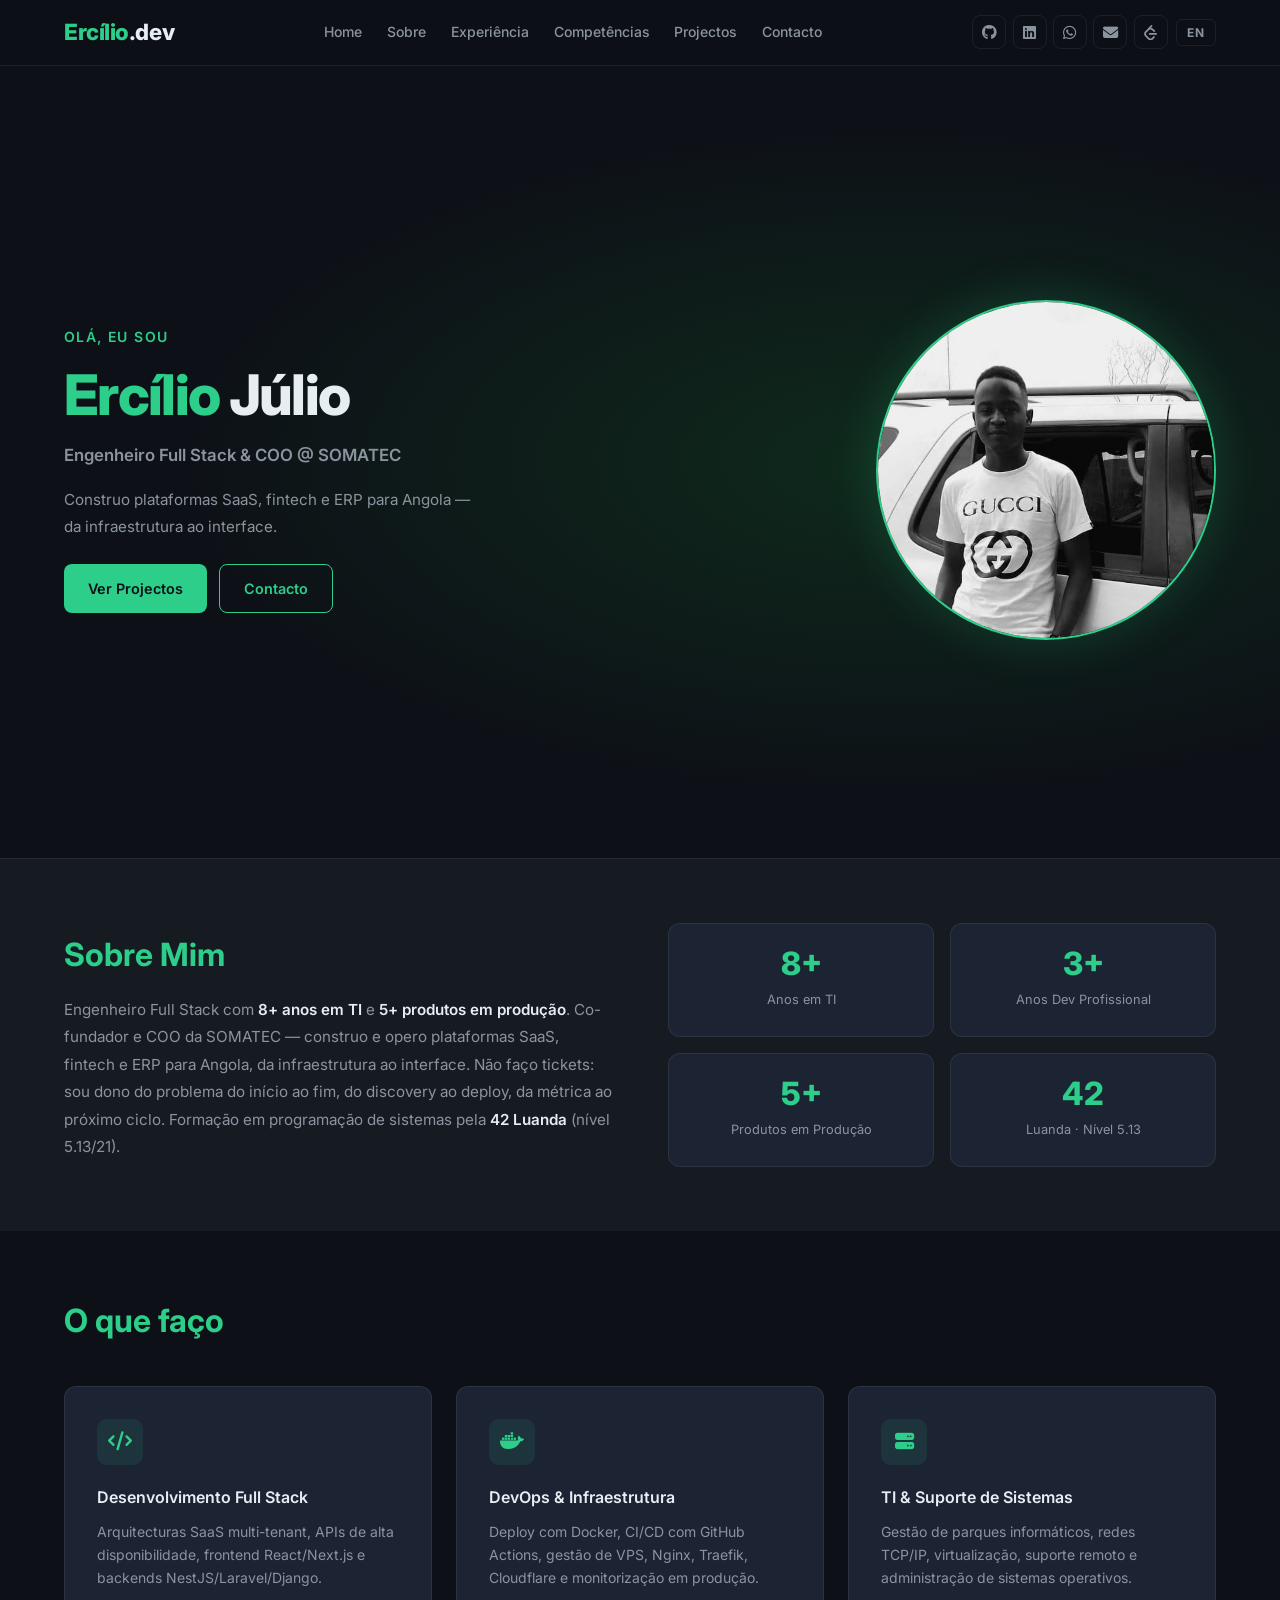
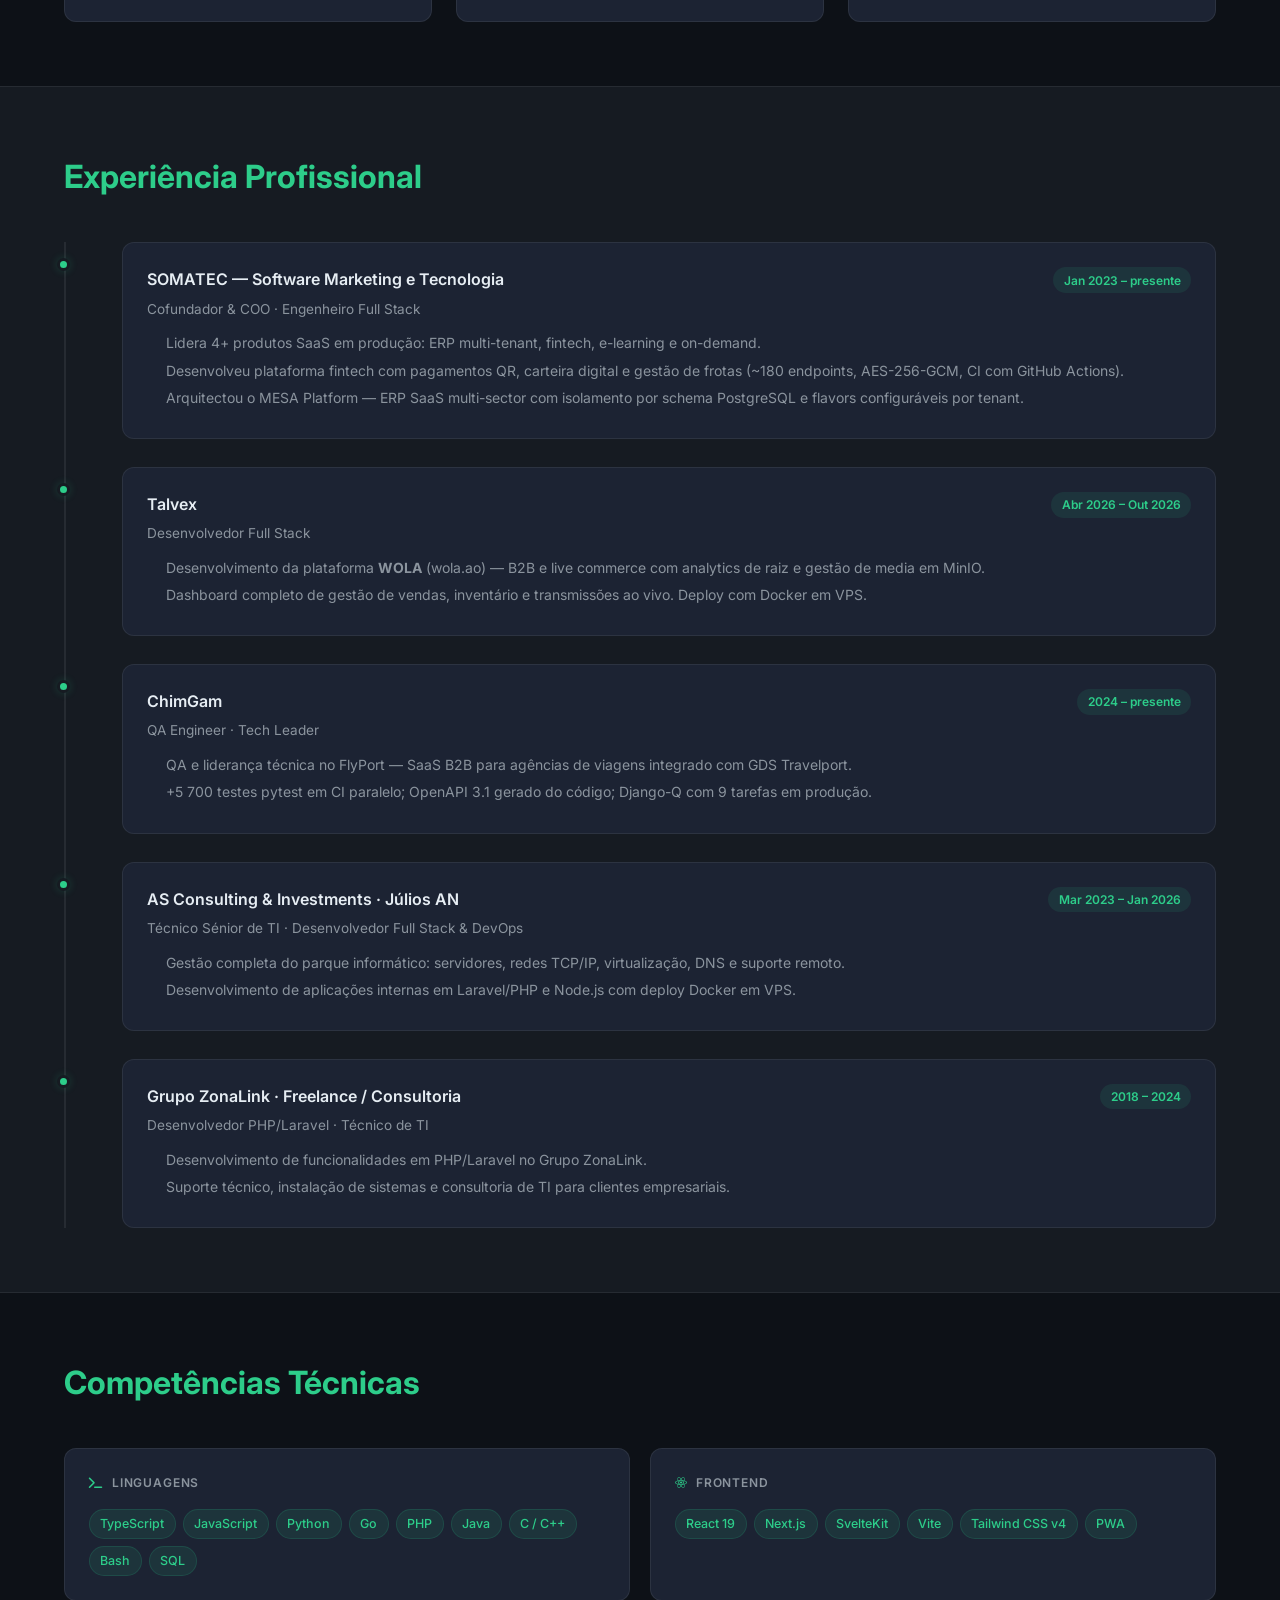
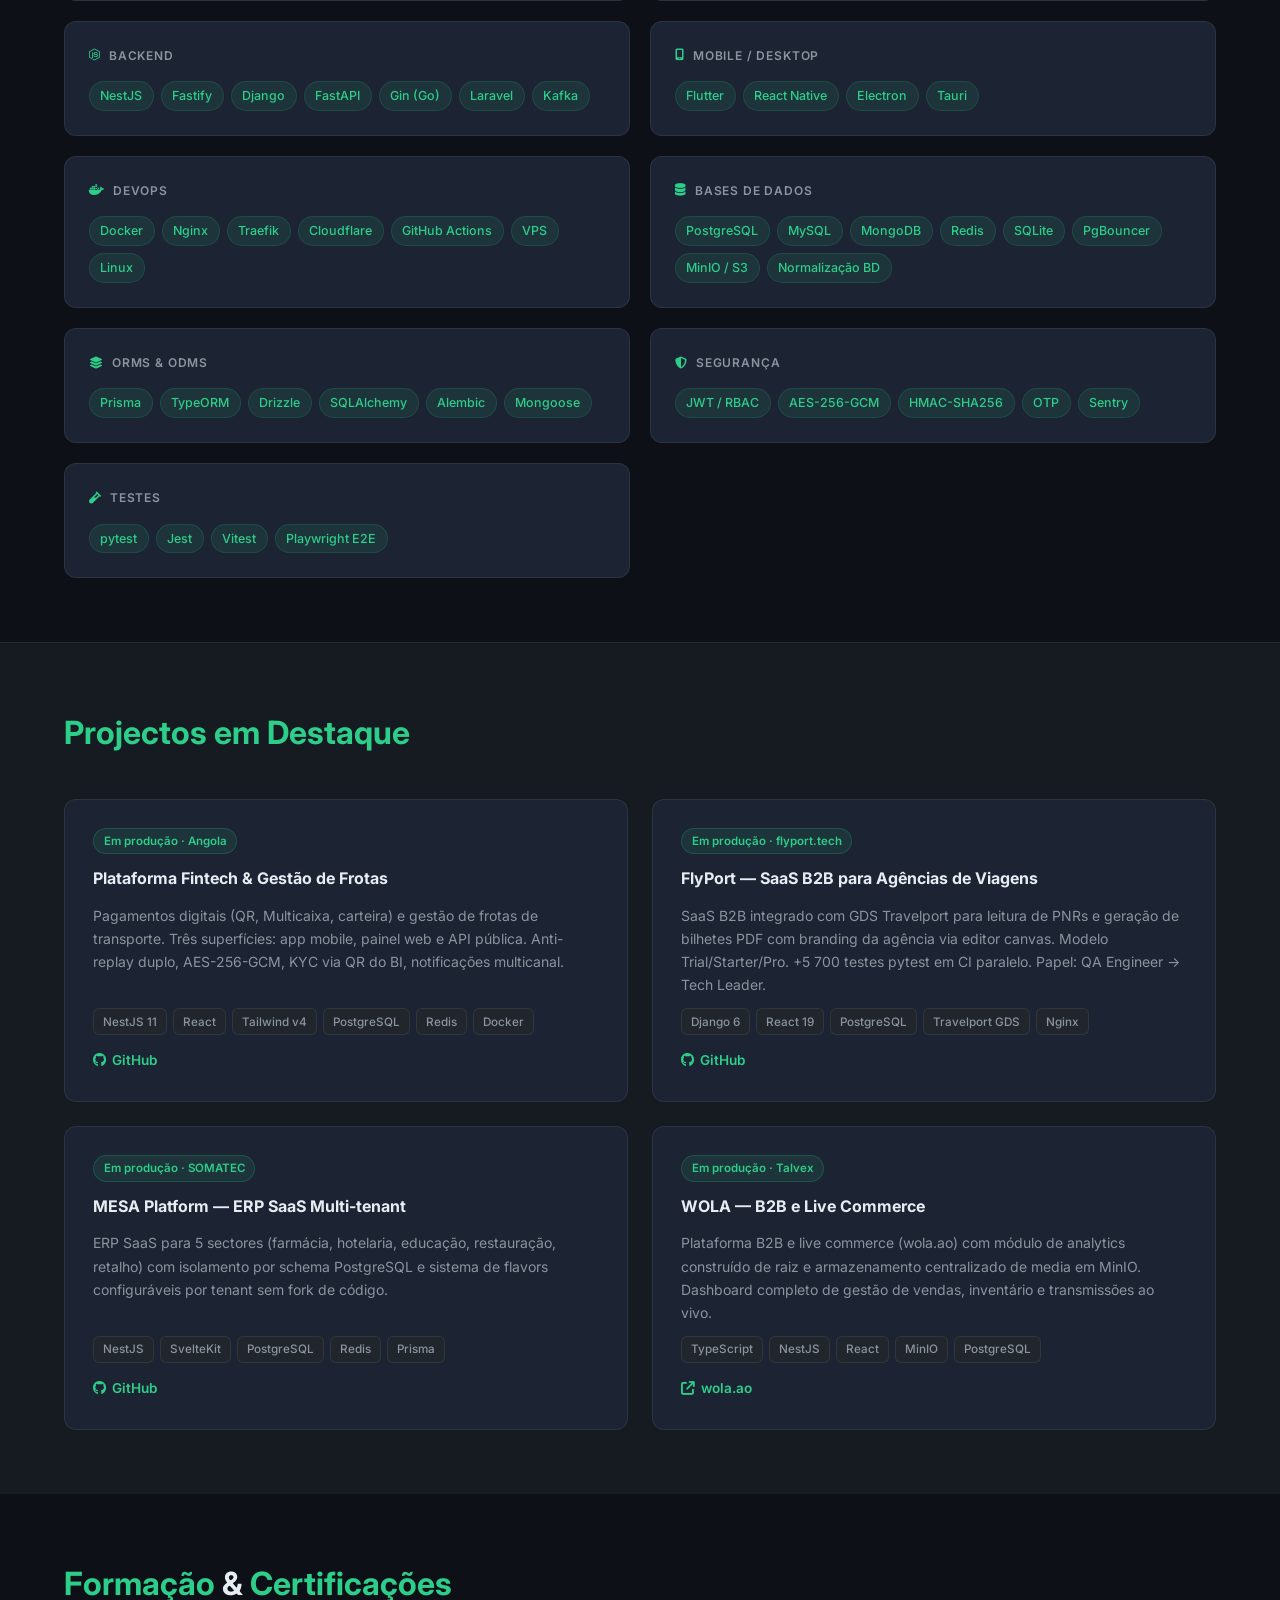
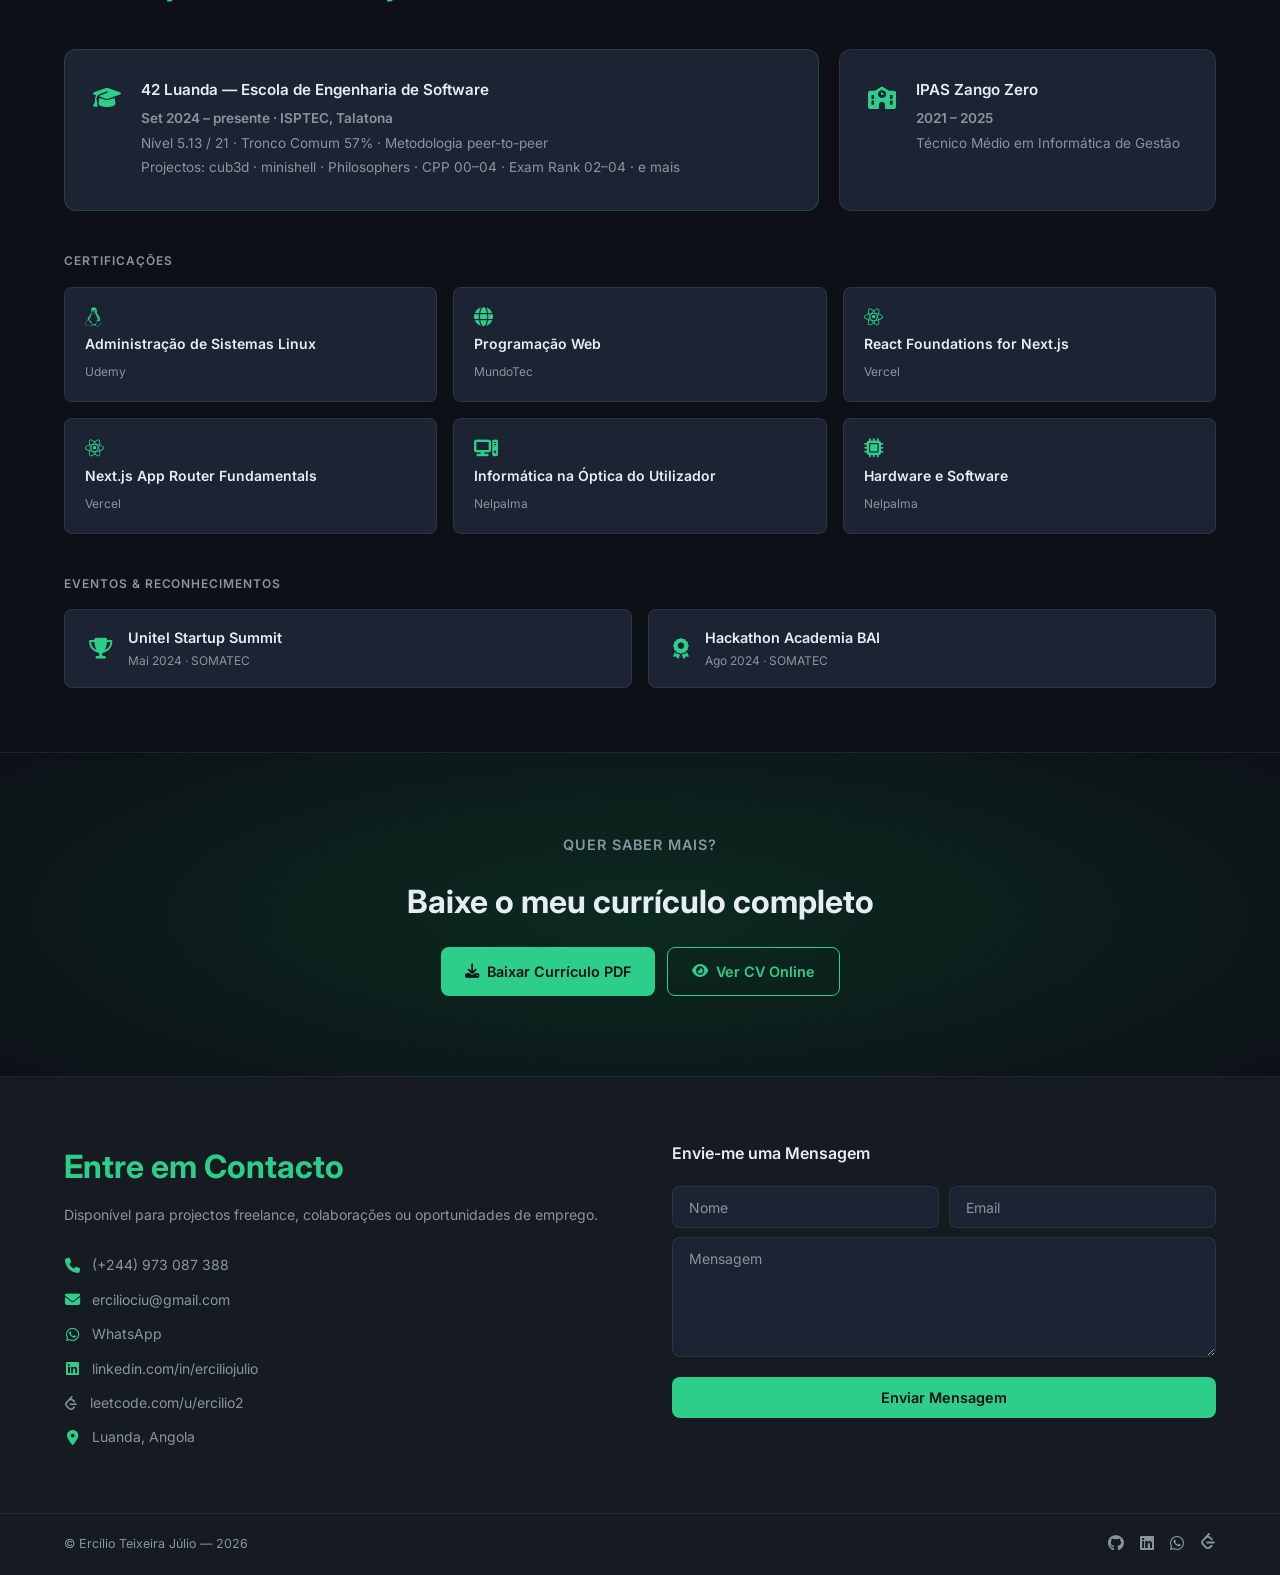
<file: index.html>
<!doctype html>
<html lang="pt">
  <head>
    <meta charset="UTF-8" />
    <meta name="viewport" content="width=device-width, initial-scale=1.0" />
    <title>Ercílio Júlio — Engenheiro Full Stack</title>
    <meta
      name="description"
      content="Ercílio Júlio — Engenheiro Full Stack, COO & Co-fundador da SOMATEC. Plataformas SaaS, fintech e ERP para Angola."
    />
    <meta name="robots" content="index, follow" />
    <meta
      name="keywords"
      content="Full Stack Engineer, DevOps, Angola, Luanda, SaaS, ERP, NestJS, React, Docker, TypeScript, Python, PHP, SOMATEC, 42 Luanda"
    />
    <meta name="author" content="Ercílio Teixeira Júlio" />

    <!-- Open Graph -->
    <meta property="og:type" content="profile" />
    <meta
      property="og:title"
      content="Ercílio Júlio — Full Stack Engineer & DevOps"
    />
    <meta
      property="og:description"
      content="Full Stack Engineer e COO da SOMATEC. Mais de 8 anos a construir plataformas SaaS, fintech e ERP para Angola."
    />
    <meta
      property="og:url"
      content="https://ercilio2.github.io/ercilio-portfolio/"
    />
    <meta
      property="og:image"
      content="https://ercilio2.github.io/ercilio-portfolio/assets/og-image.png"
    />
    <meta property="og:locale" content="pt_AO" />
    <meta property="og:locale:alternate" content="en_US" />
    <meta property="profile:first_name" content="Ercílio" />
    <meta property="profile:last_name" content="Júlio" />

    <!-- Twitter / X Card -->
    <meta name="twitter:card" content="summary_large_image" />
    <meta
      name="twitter:title"
      content="Ercílio Júlio — Full Stack Engineer & DevOps"
    />
    <meta
      name="twitter:description"
      content="Full Stack Engineer e COO da SOMATEC. SaaS, fintech e ERP para Angola."
    />
    <meta
      name="twitter:image"
      content="https://ercilio2.github.io/ercilio-portfolio/assets/og-image.png"
    />

    <!-- Schema.org JSON-LD -->
    <script type="application/ld+json">
      {
        "@context": "https://schema.org",
        "@type": "Person",
        "name": "Ercílio Teixeira Júlio",
        "alternateName": "Ercílio Júlio",
        "jobTitle": "Full Stack Engineer & DevOps",
        "description": "Full Stack Engineer e COO da SOMATEC. Mais de 8 anos a construir plataformas SaaS, fintech e ERP para Angola.",
        "url": "https://ercilio2.github.io/ercilio-portfolio/",
        "email": "erciliociu@gmail.com",
        "telephone": "+244973087388",
        "address": {
          "@type": "PostalAddress",
          "addressLocality": "Luanda",
          "addressCountry": "AO"
        },
        "sameAs": [
          "https://linkedin.com/in/erciliojulio",
          "https://github.com/ErCiLio2",
          "https://leetcode.com/u/ercilio2/"
        ],
        "worksFor": {
          "@type": "Organization",
          "name": "SOMATEC — Software Marketing e Tecnologia",
          "url": "https://somatec.ao"
        },
        "alumniOf": [
          {
            "@type": "EducationalOrganization",
            "name": "42 Luanda",
            "url": "https://42luanda.com"
          },
          {
            "@type": "EducationalOrganization",
            "name": "IPAS Zango Zero"
          }
        ],
        "knowsAbout": [
          "NestJS",
          "React",
          "Next.js",
          "SvelteKit",
          "Docker",
          "PostgreSQL",
          "TypeScript",
          "Python",
          "PHP",
          "Go",
          "FastAPI",
          "Django",
          "Laravel",
          "DevOps",
          "Linux",
          "TCP/IP",
          "Virtualização",
          "ERP",
          "SaaS"
        ]
      }
    </script>

    <link
      rel="canonical"
      href="https://ercilio2.github.io/ercilio-portfolio/"
    />
    <link rel="icon" type="image/svg+xml" href="./favicon.svg" />
    <link rel="stylesheet" href="./assets/styles/global.css" />
    <link rel="stylesheet" href="./assets/styles/fontawesome/css/all.min.css" />
    <style>
      .lang-btn {
        background: transparent;
        border: 1.5px solid var(--border);
        color: var(--text-muted);
        font-family: inherit;
        font-size: 0.75rem;
        font-weight: 700;
        letter-spacing: 0.06em;
        padding: 0.3rem 0.65rem;
        border-radius: 6px;
        cursor: pointer;
        transition:
          color 0.2s,
          border-color 0.2s,
          background 0.2s;
      }
      .lang-btn:hover {
        color: var(--primary);
        border-color: var(--primary-glow);
        background: var(--primary-dim);
      }
    </style>
  </head>
  <body>
    <!-- NAV -->
    <nav id="navbar">
      <div class="inner-content">
        <h1 class="logo"><span>Ercílio</span>.dev</h1>
        <ul class="menu">
          <li><a href="/" data-i18n="nav.home">Home</a></li>
          <li><a href="#sobre" data-i18n="nav.about">Sobre</a></li>
          <li><a href="#experiencia" data-i18n="nav.exp">Experiência</a></li>
          <li>
            <a href="#habilidades" data-i18n="nav.skills">Competências</a>
          </li>
          <li><a href="#projetos" data-i18n="nav.projects">Projectos</a></li>
          <li><a href="#contacto" data-i18n="nav.contact">Contacto</a></li>
        </ul>
        <div style="display: flex; align-items: center; gap: 0.5rem">
          <ul class="social-icons">
            <li>
              <a
                href="https://github.com/ErCiLio2"
                target="_blank"
                aria-label="GitHub"
                ><i class="fa-brands fa-github"></i
              ></a>
            </li>
            <li>
              <a
                href="https://linkedin.com/in/erciliojulio"
                target="_blank"
                aria-label="LinkedIn"
                ><i class="fa-brands fa-linkedin"></i
              ></a>
            </li>
            <li>
              <a
                href="https://wa.me/244973087388"
                target="_blank"
                aria-label="WhatsApp"
                ><i class="fa-brands fa-whatsapp"></i
              ></a>
            </li>
            <li>
              <a href="mailto:erciliociu@gmail.com" aria-label="Email"
                ><i class="fa-solid fa-envelope"></i
              ></a>
            </li>
            <li>
              <a
                href="https://leetcode.com/u/ercilio2/"
                target="_blank"
                aria-label="LeetCode"
                ><svg
                  xmlns="http://www.w3.org/2000/svg"
                  viewBox="0 0 24 24"
                  fill="currentColor"
                  width="1em"
                  height="1em"
                >
                  <path
                    d="M13.483 0a1.374 1.374 0 0 0-.961.438L7.116 6.226l-3.854 4.126a5.266 5.266 0 0 0-1.209 2.104 5.35 5.35 0 0 0-.125.513 5.527 5.527 0 0 0 .062 2.362 5.83 5.83 0 0 0 .349 1.017 5.938 5.938 0 0 0 1.271 1.818l4.277 4.193.039.038c2.248 2.165 5.852 2.133 8.063-.074l2.396-2.392c.54-.54.54-1.414.003-1.955a1.378 1.378 0 0 0-1.951-.003l-2.396 2.392a3.021 3.021 0 0 1-4.205.038l-.02-.019-4.276-4.193c-.652-.64-.972-1.469-.948-2.263a2.68 2.68 0 0 1 .066-.523 2.545 2.545 0 0 1 .619-1.164L9.13 8.114c1.058-1.134 3.204-1.27 4.43-.278l3.501 2.831c.593.48 1.461.387 1.94-.207a1.384 1.384 0 0 0-.207-1.943l-3.5-2.831c-.8-.647-1.766-1.045-2.774-1.202l2.015-2.158A1.384 1.384 0 0 0 13.483 0zm-2.866 12.815a1.38 1.38 0 0 0-1.38 1.382 1.38 1.38 0 0 0 1.38 1.382H20.79a1.38 1.38 0 0 0 1.38-1.382 1.38 1.38 0 0 0-1.38-1.382z"
                  /></svg
              ></a>
            </li>
          </ul>
          <button class="lang-btn" id="langBtn" onclick="toggleLang()">
            EN
          </button>
        </div>
      </div>
    </nav>

    <!-- HERO -->
    <header id="home">
      <div class="inner-content">
        <div class="left-side">
          <p class="hero-greeting" data-i18n="hero.greeting">Olá, eu sou</p>
          <h2><span>Ercílio</span> Júlio</h2>
          <p class="hero-role" data-i18n="hero.role">
            Engenheiro Full Stack &amp; COO @ SOMATEC
          </p>
          <p class="hero-desc" data-i18n="hero.desc">
            Construo plataformas SaaS, fintech e ERP para Angola —<br />
            da infraestrutura ao interface.
          </p>
          <div class="links">
            <a href="#projetos" class="btn" data-i18n="hero.cta1"
              >Ver Projectos</a
            >
            <a href="#contacto" class="btn btn-outline" data-i18n="hero.cta2"
              >Contacto</a
            >
          </div>
        </div>
        <div class="right-side">
          <div class="hero-img-wrap">
            <img src="./assets/img/kjn.jpg" alt="Ercílio Júlio" />
          </div>
        </div>
      </div>
    </header>

    <main>
      <!-- SOBRE -->
      <section id="sobre">
        <div class="inner-content">
          <div class="about-grid">
            <div class="about-text">
              <h2 class="section-title">
                <span data-i18n="about.title1">Sobre</span>
                <span data-i18n="about.title2">Mim</span>
              </h2>
              <p data-i18n="about.p">
                Engenheiro Full Stack com <strong>8+ anos em TI</strong> e
                <strong>5+ produtos em produção</strong>. Co-fundador e COO da
                SOMATEC — construo e opero plataformas SaaS, fintech e ERP para
                Angola, da infraestrutura ao interface. Não faço tickets: sou
                dono do problema do início ao fim, do discovery ao deploy, da
                métrica ao próximo ciclo. Formação em programação de sistemas
                pela <strong>42 Luanda</strong> (nível 5.13/21).
              </p>
            </div>
            <div class="stats-row">
              <div class="stat">
                <strong>8+</strong>
                <span data-i18n="stat.ti">Anos em TI</span>
              </div>
              <div class="stat">
                <strong>3+</strong>
                <span data-i18n="stat.dev">Anos Dev Profissional</span>
              </div>
              <div class="stat">
                <strong>5+</strong>
                <span data-i18n="stat.prod">Produtos em Produção</span>
              </div>
              <div class="stat">
                <strong>42</strong>
                <span>Luanda · Nível 5.13</span>
              </div>
            </div>
          </div>
        </div>
      </section>

      <!-- O QUE FAÇO -->
      <section id="services">
        <div class="inner-content">
          <h2 class="section-title">
            <span data-i18n="services.title1">O que</span>
            <span data-i18n="services.title2">faço</span>
          </h2>
          <div class="services-grid">
            <div class="service-card">
              <div class="service-icon"><i class="fa-solid fa-code"></i></div>
              <h3 data-i18n="svc1.title">Desenvolvimento Full Stack</h3>
              <p data-i18n="svc1.desc">
                Arquitecturas SaaS multi-tenant, APIs de alta disponibilidade,
                frontend React/Next.js e backends NestJS/Laravel/Django.
              </p>
            </div>
            <div class="service-card">
              <div class="service-icon">
                <i class="fa-brands fa-docker"></i>
              </div>
              <h3 data-i18n="svc2.title">DevOps &amp; Infraestrutura</h3>
              <p data-i18n="svc2.desc">
                Deploy com Docker, CI/CD com GitHub Actions, gestão de VPS,
                Nginx, Traefik, Cloudflare e monitorização em produção.
              </p>
            </div>
            <div class="service-card">
              <div class="service-icon"><i class="fa-solid fa-server"></i></div>
              <h3 data-i18n="svc3.title">TI &amp; Suporte de Sistemas</h3>
              <p data-i18n="svc3.desc">
                Gestão de parques informáticos, redes TCP/IP, virtualização,
                suporte remoto e administração de sistemas operativos.
              </p>
            </div>
          </div>
        </div>
      </section>

      <!-- EXPERIÊNCIA -->
      <section id="experiencia">
        <div class="inner-content">
          <h2 class="section-title">
            <span data-i18n="exp.title1">Experiência</span>
            <span data-i18n="exp.title2">Profissional</span>
          </h2>
          <div class="timeline">
            <div class="timeline-item">
              <div class="timeline-dot"></div>
              <div class="timeline-content">
                <div class="timeline-header">
                  <h3>SOMATEC — Software Marketing e Tecnologia</h3>
                  <span class="timeline-date" data-i18n="exp1.date"
                    >Jan 2023 – presente</span
                  >
                </div>
                <p class="timeline-role" data-i18n="exp1.role">
                  Cofundador &amp; COO · Engenheiro Full Stack
                </p>
                <ul>
                  <li data-i18n="exp1.li1">
                    Lidera 4+ produtos SaaS em produção: ERP multi-tenant,
                    fintech, e-learning e on-demand.
                  </li>
                  <li data-i18n="exp1.li2">
                    Desenvolveu plataforma fintech com pagamentos QR, carteira
                    digital e gestão de frotas (~180 endpoints, AES-256-GCM, CI
                    com GitHub Actions).
                  </li>
                  <li data-i18n="exp1.li3">
                    Arquitectou o MESA Platform — ERP SaaS multi-sector com
                    isolamento por schema PostgreSQL e flavors configuráveis por
                    tenant.
                  </li>
                </ul>
              </div>
            </div>
            <div class="timeline-item">
              <div class="timeline-dot"></div>
              <div class="timeline-content">
                <div class="timeline-header">
                  <h3>Talvex</h3>
                  <span class="timeline-date" data-i18n="exp2.date"
                    >Abr 2026 – Out 2026</span
                  >
                </div>
                <p class="timeline-role" data-i18n="exp2.role">
                  Desenvolvedor Full Stack
                </p>
                <ul>
                  <li data-i18n="exp2.li1">
                    Desenvolvimento da plataforma
                    <strong>WOLA</strong> (wola.ao) — B2B e live commerce com
                    analytics de raiz e gestão de media em MinIO.
                  </li>
                  <li data-i18n="exp2.li2">
                    Dashboard completo de gestão de vendas, inventário e
                    transmissões ao vivo. Deploy com Docker em VPS.
                  </li>
                </ul>
              </div>
            </div>
            <div class="timeline-item">
              <div class="timeline-dot"></div>
              <div class="timeline-content">
                <div class="timeline-header">
                  <h3>ChimGam</h3>
                  <span class="timeline-date" data-i18n="exp3.date"
                    >2024 – presente</span
                  >
                </div>
                <p class="timeline-role" data-i18n="exp3.role">
                  QA Engineer · Tech Leader
                </p>
                <ul>
                  <li data-i18n="exp3.li1">
                    QA e liderança técnica no FlyPort — SaaS B2B para agências
                    de viagens integrado com GDS Travelport.
                  </li>
                  <li data-i18n="exp3.li2">
                    +5 700 testes pytest em CI paralelo; OpenAPI 3.1 gerado do
                    código; Django-Q com 9 tarefas em produção.
                  </li>
                </ul>
              </div>
            </div>
            <div class="timeline-item">
              <div class="timeline-dot"></div>
              <div class="timeline-content">
                <div class="timeline-header">
                  <h3>AS Consulting &amp; Investments · Júlios AN</h3>
                  <span class="timeline-date" data-i18n="exp4.date"
                    >Mar 2023 – Jan 2026</span
                  >
                </div>
                <p class="timeline-role" data-i18n="exp4.role">
                  Técnico Sénior de TI · Desenvolvedor Full Stack &amp; DevOps
                </p>
                <ul>
                  <li data-i18n="exp4.li1">
                    Gestão completa do parque informático: servidores, redes
                    TCP/IP, virtualização, DNS e suporte remoto.
                  </li>
                  <li data-i18n="exp4.li2">
                    Desenvolvimento de aplicações internas em Laravel/PHP e
                    Node.js com deploy Docker em VPS.
                  </li>
                </ul>
              </div>
            </div>
            <div class="timeline-item">
              <div class="timeline-dot"></div>
              <div class="timeline-content">
                <div class="timeline-header">
                  <h3>Grupo ZonaLink · Freelance / Consultoria</h3>
                  <span class="timeline-date" data-i18n="exp5.date"
                    >2018 – 2024</span
                  >
                </div>
                <p class="timeline-role" data-i18n="exp5.role">
                  Desenvolvedor PHP/Laravel · Técnico de TI
                </p>
                <ul>
                  <li data-i18n="exp5.li1">
                    Desenvolvimento de funcionalidades em PHP/Laravel no Grupo
                    ZonaLink.
                  </li>
                  <li data-i18n="exp5.li2">
                    Suporte técnico, instalação de sistemas e consultoria de TI
                    para clientes empresariais.
                  </li>
                </ul>
              </div>
            </div>
          </div>
        </div>
      </section>

      <!-- COMPETÊNCIAS -->
      <section id="habilidades">
        <div class="inner-content">
          <h2 class="section-title">
            <span data-i18n="skills.title1">Competências</span>
            <span data-i18n="skills.title2">Técnicas</span>
          </h2>
          <div class="skills-groups">
            <div class="skill-group">
              <h4>
                <i class="fa-solid fa-terminal"></i>
                <span data-i18n="sk.langs">Linguagens</span>
              </h4>
              <div class="skill-pills">
                <span>TypeScript</span><span>JavaScript</span><span>Python</span
                ><span>Go</span><span>PHP</span><span>Java</span
                ><span>C / C++</span><span>Bash</span><span>SQL</span>
              </div>
            </div>
            <div class="skill-group">
              <h4><i class="fa-brands fa-react"></i> Frontend</h4>
              <div class="skill-pills">
                <span>React 19</span><span>Next.js</span><span>SvelteKit</span
                ><span>Vite</span><span>Tailwind CSS v4</span><span>PWA</span>
              </div>
            </div>
            <div class="skill-group">
              <h4><i class="fa-brands fa-node-js"></i> Backend</h4>
              <div class="skill-pills">
                <span>NestJS</span><span>Fastify</span><span>Django</span
                ><span>FastAPI</span><span>Gin (Go)</span><span>Laravel</span
                ><span>Kafka</span>
              </div>
            </div>
            <div class="skill-group">
              <h4>
                <i class="fa-solid fa-mobile-screen"></i> Mobile / Desktop
              </h4>
              <div class="skill-pills">
                <span>Flutter</span><span>React Native</span
                ><span>Electron</span><span>Tauri</span>
              </div>
            </div>
            <div class="skill-group">
              <h4><i class="fa-brands fa-docker"></i> DevOps</h4>
              <div class="skill-pills">
                <span>Docker</span><span>Nginx</span><span>Traefik</span
                ><span>Cloudflare</span><span>GitHub Actions</span
                ><span>VPS</span><span>Linux</span>
              </div>
            </div>
            <div class="skill-group">
              <h4>
                <i class="fa-solid fa-database"></i>
                <span data-i18n="sk.db">Bases de Dados</span>
              </h4>
              <div class="skill-pills">
                <span>PostgreSQL</span><span>MySQL</span><span>MongoDB</span
                ><span>Redis</span><span>SQLite</span><span>PgBouncer</span
                ><span>MinIO / S3</span
                ><span data-i18n="sk.normbd">Normalização BD</span>
              </div>
            </div>
            <div class="skill-group">
              <h4><i class="fa-solid fa-layer-group"></i> ORMs &amp; ODMs</h4>
              <div class="skill-pills">
                <span>Prisma</span><span>TypeORM</span><span>Drizzle</span
                ><span>SQLAlchemy</span><span>Alembic</span
                ><span>Mongoose</span>
              </div>
            </div>
            <div class="skill-group">
              <h4>
                <i class="fa-solid fa-shield-halved"></i>
                <span data-i18n="sk.sec">Segurança</span>
              </h4>
              <div class="skill-pills">
                <span>JWT / RBAC</span><span>AES-256-GCM</span
                ><span>HMAC-SHA256</span><span>OTP</span><span>Sentry</span>
              </div>
            </div>
            <div class="skill-group">
              <h4>
                <i class="fa-solid fa-vial"></i>
                <span data-i18n="sk.tests">Testes</span>
              </h4>
              <div class="skill-pills">
                <span>pytest</span><span>Jest</span><span>Vitest</span
                ><span>Playwright E2E</span>
              </div>
            </div>
          </div>
        </div>
      </section>

      <!-- PROJECTOS -->
      <section id="projetos">
        <div class="inner-content">
          <h2 class="section-title">
            <span data-i18n="proj.title1">Projectos</span>
            <span data-i18n="proj.title2">em Destaque</span>
          </h2>
          <div class="projects-grid">
            <div class="project-card">
              <span class="project-status live" data-i18n="proj1.status"
                >Em produção · Angola</span
              >
              <h3 data-i18n="proj1.name">
                Plataforma Fintech &amp; Gestão de Frotas
              </h3>
              <p data-i18n="proj1.desc">
                Pagamentos digitais (QR, Multicaixa, carteira) e gestão de
                frotas de transporte. Três superfícies: app mobile, painel web e
                API pública. Anti-replay duplo, AES-256-GCM, KYC via QR do BI,
                notificações multicanal.
              </p>
              <div class="tech-stack">
                <span>NestJS 11</span><span>React</span><span>Tailwind v4</span
                ><span>PostgreSQL</span><span>Redis</span><span>Docker</span>
              </div>
              <div class="project-links">
                <a href="https://github.com/ErCiLio2" target="_blank"
                  ><i class="fa-brands fa-github"></i> GitHub</a
                >
              </div>
            </div>
            <div class="project-card">
              <span class="project-status live" data-i18n="proj2.status"
                >Em produção · flyport.tech</span
              >
              <h3 data-i18n="proj2.name">
                FlyPort — SaaS B2B para Agências de Viagens
              </h3>
              <p data-i18n="proj2.desc">
                SaaS B2B integrado com GDS Travelport para leitura de PNRs e
                geração de bilhetes PDF com branding da agência via editor
                canvas. Modelo Trial/Starter/Pro. +5 700 testes pytest em CI
                paralelo. Papel: QA Engineer → Tech Leader.
              </p>
              <div class="tech-stack">
                <span>Django 6</span><span>React 19</span><span>PostgreSQL</span
                ><span>Travelport GDS</span><span>Nginx</span>
              </div>
              <div class="project-links">
                <a href="https://github.com/ErCiLio2" target="_blank"
                  ><i class="fa-brands fa-github"></i> GitHub</a
                >
              </div>
            </div>
            <div class="project-card">
              <span class="project-status live" data-i18n="proj3.status"
                >Em produção · SOMATEC</span
              >
              <h3 data-i18n="proj3.name">
                MESA Platform — ERP SaaS Multi-tenant
              </h3>
              <p data-i18n="proj3.desc">
                ERP SaaS para 5 sectores (farmácia, hotelaria, educação,
                restauração, retalho) com isolamento por schema PostgreSQL e
                sistema de flavors configuráveis por tenant sem fork de código.
              </p>
              <div class="tech-stack">
                <span>NestJS</span><span>SvelteKit</span><span>PostgreSQL</span
                ><span>Redis</span><span>Prisma</span>
              </div>
              <div class="project-links">
                <a href="https://github.com/ErCiLio2" target="_blank"
                  ><i class="fa-brands fa-github"></i> GitHub</a
                >
              </div>
            </div>
            <div class="project-card">
              <span class="project-status live" data-i18n="proj4.status"
                >Em produção · Talvex</span
              >
              <h3 data-i18n="proj4.name">WOLA — B2B e Live Commerce</h3>
              <p data-i18n="proj4.desc">
                Plataforma B2B e live commerce (wola.ao) com módulo de analytics
                construído de raiz e armazenamento centralizado de media em
                MinIO. Dashboard completo de gestão de vendas, inventário e
                transmissões ao vivo.
              </p>
              <div class="tech-stack">
                <span>TypeScript</span><span>NestJS</span><span>React</span
                ><span>MinIO</span><span>PostgreSQL</span>
              </div>
              <div class="project-links">
                <a href="https://wola.ao" target="_blank"
                  ><i class="fa-solid fa-arrow-up-right-from-square"></i>
                  wola.ao</a
                >
              </div>
            </div>
          </div>
        </div>
      </section>

      <!-- FORMAÇÃO & CERTIFICAÇÕES -->
      <section id="formacao">
        <div class="inner-content">
          <h2 class="section-title">
            <span data-i18n="edu.title1">Formação</span> &amp;
            <span data-i18n="edu.title2">Certificações</span>
          </h2>
          <div class="edu-grid">
            <div class="edu-card featured">
              <div class="edu-icon">
                <i class="fa-solid fa-graduation-cap"></i>
              </div>
              <div>
                <h3>
                  42 Luanda —
                  <span data-i18n="edu1.school"
                    >Escola de Engenharia de Software</span
                  >
                </h3>
                <p class="edu-date" data-i18n="edu1.date">
                  Set 2024 – presente · ISPTEC, Talatona
                </p>
                <p data-i18n="edu1.desc">
                  Nível 5.13 / 21 · Tronco Comum 57% · Metodologia peer-to-peer
                </p>
                <p class="edu-note" data-i18n="edu1.note">
                  Projectos: cub3d · minishell · Philosophers · CPP 00–04 · Exam
                  Rank 02–04 · e mais
                </p>
              </div>
            </div>
            <div class="edu-card">
              <div class="edu-icon"><i class="fa-solid fa-school"></i></div>
              <div>
                <h3>IPAS Zango Zero</h3>
                <p class="edu-date">2021 – 2025</p>
                <p data-i18n="edu2.desc">
                  Técnico Médio em Informática de Gestão
                </p>
              </div>
            </div>
          </div>

          <h3 class="sub-title" data-i18n="edu.certs">Certificações</h3>
          <div class="certs-grid">
            <div class="cert-card">
              <i class="fa-brands fa-linux"></i>
              <span data-i18n="cert1">Administração de Sistemas Linux</span>
              <small>Udemy</small>
            </div>
            <div class="cert-card">
              <i class="fa-solid fa-globe"></i>
              <span data-i18n="cert2">Programação Web</span>
              <small>MundoTec</small>
            </div>
            <div class="cert-card">
              <i class="fa-brands fa-react"></i>
              <span>React Foundations for Next.js</span>
              <small>Vercel</small>
            </div>
            <div class="cert-card">
              <i class="fa-brands fa-react"></i>
              <span>Next.js App Router Fundamentals</span>
              <small>Vercel</small>
            </div>
            <div class="cert-card">
              <i class="fa-solid fa-computer"></i>
              <span data-i18n="cert5">Informática na Óptica do Utilizador</span>
              <small>Nelpalma</small>
            </div>
            <div class="cert-card">
              <i class="fa-solid fa-microchip"></i>
              <span data-i18n="cert6">Hardware e Software</span>
              <small>Nelpalma</small>
            </div>
          </div>

          <h3 class="sub-title" data-i18n="edu.events">
            Eventos &amp; Reconhecimentos
          </h3>
          <div class="events-row">
            <div class="event-badge">
              <i class="fa-solid fa-trophy"></i>
              <div>
                <span>Unitel Startup Summit</span>
                <small data-i18n="ev1">Mai 2024 · SOMATEC</small>
              </div>
            </div>
            <div class="event-badge">
              <i class="fa-solid fa-award"></i>
              <div>
                <span>Hackathon Academia BAI</span>
                <small data-i18n="ev2">Ago 2024 · SOMATEC</small>
              </div>
            </div>
          </div>
        </div>
      </section>

      <!-- DOWNLOAD CV -->
      <section id="curriculo">
        <div class="inner-content">
          <p data-i18n="cv.sub">Quer saber mais?</p>
          <h2 data-i18n="cv.title">Baixe o meu currículo completo</h2>
          <div
            style="
              display: flex;
              gap: 0.75rem;
              flex-wrap: wrap;
              justify-content: center;
            "
          >
            <a
              href="./assets/Ercilio_Julio_CV_Engineer.pdf"
              target="_blank"
              class="btn"
              id="cvDownloadBtn"
              download
            >
              <i class="fa-solid fa-download"></i>
              <span data-i18n="cv.btn">Baixar Currículo PDF</span>
            </a>
            <a
              href="./cv.html"
              target="_blank"
              class="btn btn-outline"
              id="cvOnlineBtn"
            >
              <i class="fa-solid fa-eye"></i>
              <span data-i18n="cv.view">Ver CV Online</span>
            </a>
          </div>
        </div>
      </section>
    </main>

    <!-- FOOTER / CONTACTO -->
    <footer>
      <div id="contacto">
        <div class="inner-content footer-grid">
          <div class="contact-info">
            <h2 class="section-title">
              <span data-i18n="ct.title1">Entre</span>
              <span data-i18n="ct.title2">em Contacto</span>
            </h2>
            <p data-i18n="ct.sub">
              Disponível para projectos freelance, colaborações ou oportunidades
              de emprego.
            </p>
            <ul class="contact-list">
              <li>
                <a href="tel:+244973087388"
                  ><i class="fa-solid fa-phone"></i
                  ><span>(+244) 973 087 388</span></a
                >
              </li>
              <li>
                <a href="mailto:erciliociu@gmail.com"
                  ><i class="fa-solid fa-envelope"></i
                  ><span>erciliociu@gmail.com</span></a
                >
              </li>
              <li>
                <a href="https://wa.me/244973087388" target="_blank"
                  ><i class="fa-brands fa-whatsapp"></i><span>WhatsApp</span></a
                >
              </li>
              <li>
                <a href="https://linkedin.com/in/erciliojulio" target="_blank"
                  ><i class="fa-brands fa-linkedin"></i
                  ><span>linkedin.com/in/erciliojulio</span></a
                >
              </li>
              <li>
                <a href="https://leetcode.com/u/ercilio2/" target="_blank"
                  ><svg
                    xmlns="http://www.w3.org/2000/svg"
                    viewBox="0 0 24 24"
                    fill="currentColor"
                    width="1em"
                    height="1em"
                  >
                    <path
                      d="M13.483 0a1.374 1.374 0 0 0-.961.438L7.116 6.226l-3.854 4.126a5.266 5.266 0 0 0-1.209 2.104 5.35 5.35 0 0 0-.125.513 5.527 5.527 0 0 0 .062 2.362 5.83 5.83 0 0 0 .349 1.017 5.938 5.938 0 0 0 1.271 1.818l4.277 4.193.039.038c2.248 2.165 5.852 2.133 8.063-.074l2.396-2.392c.54-.54.54-1.414.003-1.955a1.378 1.378 0 0 0-1.951-.003l-2.396 2.392a3.021 3.021 0 0 1-4.205.038l-.02-.019-4.276-4.193c-.652-.64-.972-1.469-.948-2.263a2.68 2.68 0 0 1 .066-.523 2.545 2.545 0 0 1 .619-1.164L9.13 8.114c1.058-1.134 3.204-1.27 4.43-.278l3.501 2.831c.593.48 1.461.387 1.94-.207a1.384 1.384 0 0 0-.207-1.943l-3.5-2.831c-.8-.647-1.766-1.045-2.774-1.202l2.015-2.158A1.384 1.384 0 0 0 13.483 0zm-2.866 12.815a1.38 1.38 0 0 0-1.38 1.382 1.38 1.38 0 0 0 1.38 1.382H20.79a1.38 1.38 0 0 0 1.38-1.382 1.38 1.38 0 0 0-1.38-1.382z"
                    /></svg
                  ><span>leetcode.com/u/ercilio2</span></a
                >
              </li>
              <li>
                <i class="fa-solid fa-location-dot"></i
                ><span data-i18n="ct.location">Luanda, Angola</span>
              </li>
            </ul>
          </div>
          <form
            class="contact-form"
            action="https://formsubmit.co/erciliociu@gmail.com"
            method="POST"
          >
            <input
              type="hidden"
              name="_subject"
              value="Nova mensagem do portfolio"
            />
            <input
              type="hidden"
              name="_next"
              value="https://ercilio2.github.io/ercilio-portfolio/"
            />
            <input type="hidden" name="_captcha" value="false" />
            <h3 data-i18n="ct.form.title">Envie-me uma Mensagem</h3>
            <div class="form-group">
              <input
                type="text"
                name="name"
                data-i18n-placeholder="ct.form.name"
                placeholder="Nome"
                required
              />
              <input
                type="email"
                name="email"
                data-i18n-placeholder="ct.form.email"
                placeholder="Email"
                required
              />
            </div>
            <textarea
              name="message"
              data-i18n-placeholder="ct.form.msg"
              placeholder="Mensagem"
              required
            ></textarea>
            <button type="submit" class="btn" data-i18n="ct.form.btn">
              Enviar Mensagem
            </button>
          </form>
        </div>
      </div>
      <div id="copyright">
        <div class="inner-content">
          <small>&copy; Ercílio Teixeira Júlio — 2026</small>
          <ul class="footer-social">
            <li>
              <a
                href="https://github.com/ErCiLio2"
                target="_blank"
                aria-label="GitHub"
                ><i class="fa-brands fa-github"></i
              ></a>
            </li>
            <li>
              <a
                href="https://linkedin.com/in/erciliojulio"
                target="_blank"
                aria-label="LinkedIn"
                ><i class="fa-brands fa-linkedin"></i
              ></a>
            </li>
            <li>
              <a
                href="https://wa.me/244973087388"
                target="_blank"
                aria-label="WhatsApp"
                ><i class="fa-brands fa-whatsapp"></i
              ></a>
            </li>
            <li>
              <a
                href="https://leetcode.com/u/ercilio2/"
                target="_blank"
                aria-label="LeetCode"
                ><svg
                  xmlns="http://www.w3.org/2000/svg"
                  viewBox="0 0 24 24"
                  fill="currentColor"
                  width="1em"
                  height="1em"
                >
                  <path
                    d="M13.483 0a1.374 1.374 0 0 0-.961.438L7.116 6.226l-3.854 4.126a5.266 5.266 0 0 0-1.209 2.104 5.35 5.35 0 0 0-.125.513 5.527 5.527 0 0 0 .062 2.362 5.83 5.83 0 0 0 .349 1.017 5.938 5.938 0 0 0 1.271 1.818l4.277 4.193.039.038c2.248 2.165 5.852 2.133 8.063-.074l2.396-2.392c.54-.54.54-1.414.003-1.955a1.378 1.378 0 0 0-1.951-.003l-2.396 2.392a3.021 3.021 0 0 1-4.205.038l-.02-.019-4.276-4.193c-.652-.64-.972-1.469-.948-2.263a2.68 2.68 0 0 1 .066-.523 2.545 2.545 0 0 1 .619-1.164L9.13 8.114c1.058-1.134 3.204-1.27 4.43-.278l3.501 2.831c.593.48 1.461.387 1.94-.207a1.384 1.384 0 0 0-.207-1.943l-3.5-2.831c-.8-.647-1.766-1.045-2.774-1.202l2.015-2.158A1.384 1.384 0 0 0 13.483 0zm-2.866 12.815a1.38 1.38 0 0 0-1.38 1.382 1.38 1.38 0 0 0 1.38 1.382H20.79a1.38 1.38 0 0 0 1.38-1.382 1.38 1.38 0 0 0-1.38-1.382z"
                  /></svg
              ></a>
            </li>
          </ul>
        </div>
      </div>
    </footer>

    <script>
      const T = {
        pt: {
          "nav.home": "Home",
          "nav.about": "Sobre",
          "nav.exp": "Experiência",
          "nav.skills": "Competências",
          "nav.projects": "Projectos",
          "nav.contact": "Contacto",
          "hero.greeting": "Olá, eu sou",
          "hero.role": "Engenheiro Full Stack &amp; COO @ SOMATEC",
          "hero.desc":
            "Construo plataformas SaaS, fintech e ERP para Angola —<br>da infraestrutura ao interface.",
          "hero.cta1": "Ver Projectos",
          "hero.cta2": "Contacto",
          "about.title1": "Sobre",
          "about.title2": "Mim",
          "about.p":
            "Engenheiro Full Stack com <strong>8+ anos em TI</strong> e <strong>5+ produtos em produção</strong>. Co-fundador e COO da SOMATEC — construo e opero plataformas SaaS, fintech e ERP para Angola, da infraestrutura ao interface. Não faço tickets: sou dono do problema do início ao fim, do discovery ao deploy, da métrica ao próximo ciclo. Formação em programação de sistemas pela <strong>42 Luanda</strong> (nível 5.13/21).",
          "stat.ti": "Anos em TI",
          "stat.dev": "Anos Dev Profissional",
          "stat.prod": "Produtos em Produção",
          "services.title1": "O que",
          "services.title2": "faço",
          "svc1.title": "Desenvolvimento Full Stack",
          "svc1.desc":
            "Arquitecturas SaaS multi-tenant, APIs de alta disponibilidade, frontend React/Next.js e backends NestJS/Laravel/Django.",
          "svc2.title": "DevOps &amp; Infraestrutura",
          "svc2.desc":
            "Deploy com Docker, CI/CD com GitHub Actions, gestão de VPS, Nginx, Traefik, Cloudflare e monitorização em produção.",
          "svc3.title": "TI &amp; Suporte de Sistemas",
          "svc3.desc":
            "Gestão de parques informáticos, redes TCP/IP, virtualização, suporte remoto e administração de sistemas operativos.",
          "exp.title1": "Experiência",
          "exp.title2": "Profissional",
          "exp1.date": "Jan 2023 – presente",
          "exp1.role": "Cofundador &amp; COO · Engenheiro Full Stack",
          "exp1.li1":
            "Lidera 4+ produtos SaaS em produção: ERP multi-tenant, fintech, e-learning e on-demand.",
          "exp1.li2":
            "Desenvolveu plataforma fintech com pagamentos QR, carteira digital e gestão de frotas (~180 endpoints, AES-256-GCM, CI com GitHub Actions).",
          "exp1.li3":
            "Arquitectou o MESA Platform — ERP SaaS multi-sector com isolamento por schema PostgreSQL e flavors configuráveis por tenant.",
          "exp2.date": "Abr 2026 – Out 2026",
          "exp2.role": "Desenvolvedor Full Stack",
          "exp2.li1":
            "Desenvolvimento da plataforma <strong>WOLA</strong> (wola.ao) — B2B e live commerce com analytics de raiz e gestão de media em MinIO.",
          "exp2.li2":
            "Dashboard completo de gestão de vendas, inventário e transmissões ao vivo. Deploy com Docker em VPS.",
          "exp3.date": "2024 – presente",
          "exp3.role": "QA Engineer · Tech Leader",
          "exp3.li1":
            "QA e liderança técnica no FlyPort — SaaS B2B para agências de viagens integrado com GDS Travelport.",
          "exp3.li2":
            "+5 700 testes pytest em CI paralelo; OpenAPI 3.1 gerado do código; Django-Q com 9 tarefas em produção.",
          "exp4.date": "Mar 2023 – Jan 2026",
          "exp4.role":
            "Técnico Sénior de TI · Desenvolvedor Full Stack &amp; DevOps",
          "exp4.li1":
            "Gestão completa do parque informático: servidores, redes TCP/IP, virtualização, DNS e suporte remoto.",
          "exp4.li2":
            "Desenvolvimento de aplicações internas em Laravel/PHP e Node.js com deploy Docker em VPS.",
          "exp5.date": "2018 – 2024",
          "exp5.role": "Desenvolvedor PHP/Laravel · Técnico de TI",
          "exp5.li1":
            "Desenvolvimento de funcionalidades em PHP/Laravel no Grupo ZonaLink.",
          "exp5.li2":
            "Suporte técnico, instalação de sistemas e consultoria de TI para clientes empresariais.",
          "skills.title1": "Competências",
          "skills.title2": "Técnicas",
          "sk.langs": "Linguagens",
          "sk.db": "Bases de Dados",
          "sk.normbd": "Normalização BD",
          "sk.sec": "Segurança",
          "sk.tests": "Testes",
          "proj.title1": "Projectos",
          "proj.title2": "em Destaque",
          "proj1.status": "Em produção · Angola",
          "proj1.name": "Plataforma Fintech &amp; Gestão de Frotas",
          "proj1.desc":
            "Pagamentos digitais (QR, Multicaixa, carteira) e gestão de frotas de transporte. Três superfícies: app mobile, painel web e API pública. Anti-replay duplo, AES-256-GCM, KYC via QR do BI, notificações multicanal.",
          "proj2.status": "Em produção · flyport.tech",
          "proj2.name": "FlyPort — SaaS B2B para Agências de Viagens",
          "proj2.desc":
            "SaaS B2B integrado com GDS Travelport para leitura de PNRs e geração de bilhetes PDF com branding da agência via editor canvas. Modelo Trial/Starter/Pro. +5 700 testes pytest em CI paralelo. Papel: QA Engineer → Tech Leader.",
          "proj3.status": "Em produção · SOMATEC",
          "proj3.name": "MESA Platform — ERP SaaS Multi-tenant",
          "proj3.desc":
            "ERP SaaS para 5 sectores (farmácia, hotelaria, educação, restauração, retalho) com isolamento por schema PostgreSQL e sistema de flavors configuráveis por tenant sem fork de código.",
          "proj4.status": "Em produção · Talvex",
          "proj4.name": "WOLA — B2B e Live Commerce",
          "proj4.desc":
            "Plataforma B2B e live commerce (wola.ao) com analytics de raiz e armazenamento de media em MinIO. Dashboard de vendas, inventário e transmissões ao vivo.",
          "edu.title1": "Formação",
          "edu.title2": "Certificações",
          "edu1.school": "Escola de Engenharia de Software",
          "edu1.date": "Set 2024 – presente · ISPTEC, Talatona",
          "edu1.desc":
            "Nível 5.13 / 21 · Tronco Comum 57% · Metodologia peer-to-peer",
          "edu1.note":
            "Projectos: cub3d · minishell · Philosophers · CPP 00–04 · Exam Rank 02–04 · e mais",
          "edu2.desc": "Técnico Médio em Informática de Gestão",
          "edu.certs": "Certificações",
          "edu.events": "Eventos &amp; Reconhecimentos",
          cert1: "Administração de Sistemas Linux",
          cert2: "Programação Web",
          cert5: "Informática na Óptica do Utilizador",
          cert6: "Hardware e Software",
          ev1: "Mai 2024 · SOMATEC",
          ev2: "Ago 2024 · SOMATEC",
          "cv.sub": "Quer saber mais?",
          "cv.title": "Baixe o meu currículo completo",
          "cv.btn": "Baixar Currículo PDF",
          "cv.view": "Ver CV Online",
          "ct.title1": "Entre",
          "ct.title2": "em Contacto",
          "ct.sub":
            "Disponível para projectos freelance, colaborações ou oportunidades de emprego.",
          "ct.location": "Luanda, Angola",
          "ct.form.title": "Envie-me uma Mensagem",
          "ct.form.name": "Nome",
          "ct.form.email": "Email",
          "ct.form.msg": "Mensagem",
          "ct.form.btn": "Enviar Mensagem",
        },
        en: {
          "nav.home": "Home",
          "nav.about": "About",
          "nav.exp": "Experience",
          "nav.skills": "Skills",
          "nav.projects": "Projects",
          "nav.contact": "Contact",
          "hero.greeting": "Hi, I'm",
          "hero.role": "Full Stack Engineer &amp; COO @ SOMATEC",
          "hero.desc":
            "I build SaaS, fintech and ERP platforms for Angola —<br>from infrastructure to interface.",
          "hero.cta1": "View Projects",
          "hero.cta2": "Contact",
          "about.title1": "About",
          "about.title2": "Me",
          "about.p":
            "Full Stack Engineer with <strong>8+ years in IT</strong> and <strong>5+ products in production</strong>. Co-founder and COO of SOMATEC — I build and operate SaaS, fintech and ERP platforms for Angola, from infrastructure to interface. I don't just close tickets: I own problems end to end, from discovery to deployment, from shipping to measuring what changed. Systems programming background at <strong>42 Luanda</strong> (level 5.13/21).",
          "stat.ti": "Years in IT",
          "stat.dev": "Years Professional Dev",
          "stat.prod": "Products in Production",
          "services.title1": "What",
          "services.title2": "I do",
          "svc1.title": "Full Stack Development",
          "svc1.desc":
            "Multi-tenant SaaS architectures, high-availability APIs, React/Next.js frontends and NestJS/Laravel/Django backends.",
          "svc2.title": "DevOps &amp; Infrastructure",
          "svc2.desc":
            "Docker deployments, CI/CD with GitHub Actions, VPS management, Nginx, Traefik, Cloudflare and production monitoring.",
          "svc3.title": "IT &amp; Systems Support",
          "svc3.desc":
            "IT fleet management, TCP/IP networking, virtualisation, remote support and operating systems administration.",
          "exp.title1": "Professional",
          "exp.title2": "Experience",
          "exp1.date": "Jan 2023 – present",
          "exp1.role": "Co-founder &amp; COO · Full Stack Engineer",
          "exp1.li1":
            "Leads 4+ SaaS products in production: multi-tenant ERP, fintech, e-learning and on-demand.",
          "exp1.li2":
            "Built a fintech platform with QR payments, digital wallet and fleet management (~180 endpoints, AES-256-GCM, CI with GitHub Actions).",
          "exp1.li3":
            "Architected MESA Platform — multi-sector SaaS ERP with per-schema PostgreSQL isolation and configurable tenant flavors.",
          "exp2.date": "Apr 2026 – Oct 2026",
          "exp2.role": "Full Stack Developer",
          "exp2.li1":
            "Built <strong>WOLA</strong> (wola.ao) — B2B and live commerce platform with in-house analytics and centralised media in MinIO.",
          "exp2.li2":
            "Full sales, inventory and live-stream management dashboard. Docker deployment on VPS.",
          "exp3.date": "2024 – present",
          "exp3.role": "QA Engineer · Tech Leader",
          "exp3.li1":
            "QA and technical leadership at FlyPort — B2B SaaS for travel agencies integrated with Travelport GDS.",
          "exp3.li2":
            "+5,700 pytest tests in parallel CI; OpenAPI 3.1 generated from code; Django-Q with 9 tasks in production.",
          "exp4.date": "Mar 2023 – Jan 2026",
          "exp4.role":
            "Senior IT Technician · Full Stack Developer &amp; DevOps",
          "exp4.li1":
            "Full IT fleet management: servers, TCP/IP networking, virtualisation, DNS and remote support.",
          "exp4.li2":
            "Developed internal applications in Laravel/PHP and Node.js with Docker deployments on VPS.",
          "exp5.date": "2018 – 2024",
          "exp5.role": "PHP/Laravel Developer · IT Technician",
          "exp5.li1": "Feature development in PHP/Laravel at Grupo ZonaLink.",
          "exp5.li2":
            "Technical support, system installation and IT consulting for enterprise clients.",
          "skills.title1": "Technical",
          "skills.title2": "Skills",
          "sk.langs": "Languages",
          "sk.db": "Databases",
          "sk.normbd": "DB Normalisation",
          "sk.sec": "Security",
          "sk.tests": "Testing",
          "proj.title1": "Featured",
          "proj.title2": "Projects",
          "proj1.status": "In production · Angola",
          "proj1.name": "Fintech &amp; Fleet Management Platform",
          "proj1.desc":
            "Digital payments (QR, Multicaixa, wallet) and transport fleet management. Three surfaces: mobile app, web dashboard and public payments API. Double anti-replay, AES-256-GCM, KYC via national ID QR, multi-channel notifications.",
          "proj2.status": "In production · flyport.tech",
          "proj2.name": "FlyPort — B2B SaaS for Travel Agencies",
          "proj2.desc":
            "B2B SaaS integrated with Travelport GDS for PNR reading and PDF ticket generation with agency branding via canvas editor. Trial/Starter/Pro model. +5,700 pytest tests in parallel CI. Role: QA Engineer → Tech Leader.",
          "proj3.status": "In production · SOMATEC",
          "proj3.name": "MESA Platform — Multi-tenant SaaS ERP",
          "proj3.desc":
            "SaaS ERP for 5 sectors (pharmacy, hospitality, education, restaurants, retail) with per-schema PostgreSQL isolation and configurable tenant flavors without code forking.",
          "proj4.status": "In production · Talvex",
          "proj4.name": "WOLA — B2B and Live Commerce",
          "proj4.desc":
            "B2B and live commerce platform (wola.ao) with in-house analytics and MinIO media storage. Full sales, inventory and live-stream management dashboard.",
          "edu.title1": "Education",
          "edu.title2": "&amp; Certifications",
          "edu1.school": "School of Software Engineering",
          "edu1.date": "Sep 2024 – present · ISPTEC, Talatona",
          "edu1.desc":
            "Level 5.13 / 21 · Core Curriculum 57% · Peer-to-peer methodology",
          "edu1.note":
            "Projects: cub3d · minishell · Philosophers · CPP 00–04 · Exam Rank 02–04 · and more",
          "edu2.desc": "Technical Diploma in IT Management",
          "edu.certs": "Certifications",
          "edu.events": "Events &amp; Recognition",
          cert1: "Linux Systems Administration",
          cert2: "Web Programming",
          cert5: "IT for End Users",
          cert6: "Hardware and Software",
          ev1: "May 2024 · SOMATEC",
          ev2: "Aug 2024 · SOMATEC",
          "cv.sub": "Want to know more?",
          "cv.title": "Download my full CV",
          "cv.btn": "Download CV PDF",
          "cv.view": "View CV Online",
          "ct.title1": "Get",
          "ct.title2": "in Touch",
          "ct.sub":
            "Available for freelance projects, collaborations or employment opportunities.",
          "ct.location": "Luanda, Angola",
          "ct.form.title": "Send me a Message",
          "ct.form.name": "Name",
          "ct.form.email": "Email",
          "ct.form.msg": "Message",
          "ct.form.btn": "Send Message",
        },
      };

      let lang = localStorage.getItem("pf-lang") || "pt";

      function applyLang(l) {
        const t = T[l];
        document.querySelectorAll("[data-i18n]").forEach((el) => {
          const k = el.dataset.i18n;
          if (t[k] !== undefined) el.innerHTML = t[k];
        });
        document.querySelectorAll("[data-i18n-placeholder]").forEach((el) => {
          const k = el.dataset.i18nPlaceholder;
          if (t[k] !== undefined) el.placeholder = t[k];
        });
        document.documentElement.lang = l;
        document.getElementById("langBtn").textContent =
          l === "pt" ? "EN" : "PT";
        const cvBtn = document.getElementById("cvOnlineBtn");
        if (cvBtn) cvBtn.href = l === "pt" ? "./cv.html" : "./cv-en.html";
        const cvDl = document.getElementById("cvDownloadBtn");
        if (cvDl)
          cvDl.href =
            l === "pt"
              ? "./assets/Ercilio_Julio_CV_Engineer.pdf"
              : "./assets/Ercilio_Julio_CV_Engineer_EN.pdf";
        lang = l;
        localStorage.setItem("pf-lang", l);
      }

      function toggleLang() {
        applyLang(lang === "pt" ? "en" : "pt");
      }

      if (lang === "en") applyLang("en");
    </script>
  </body>
</html>
</file>
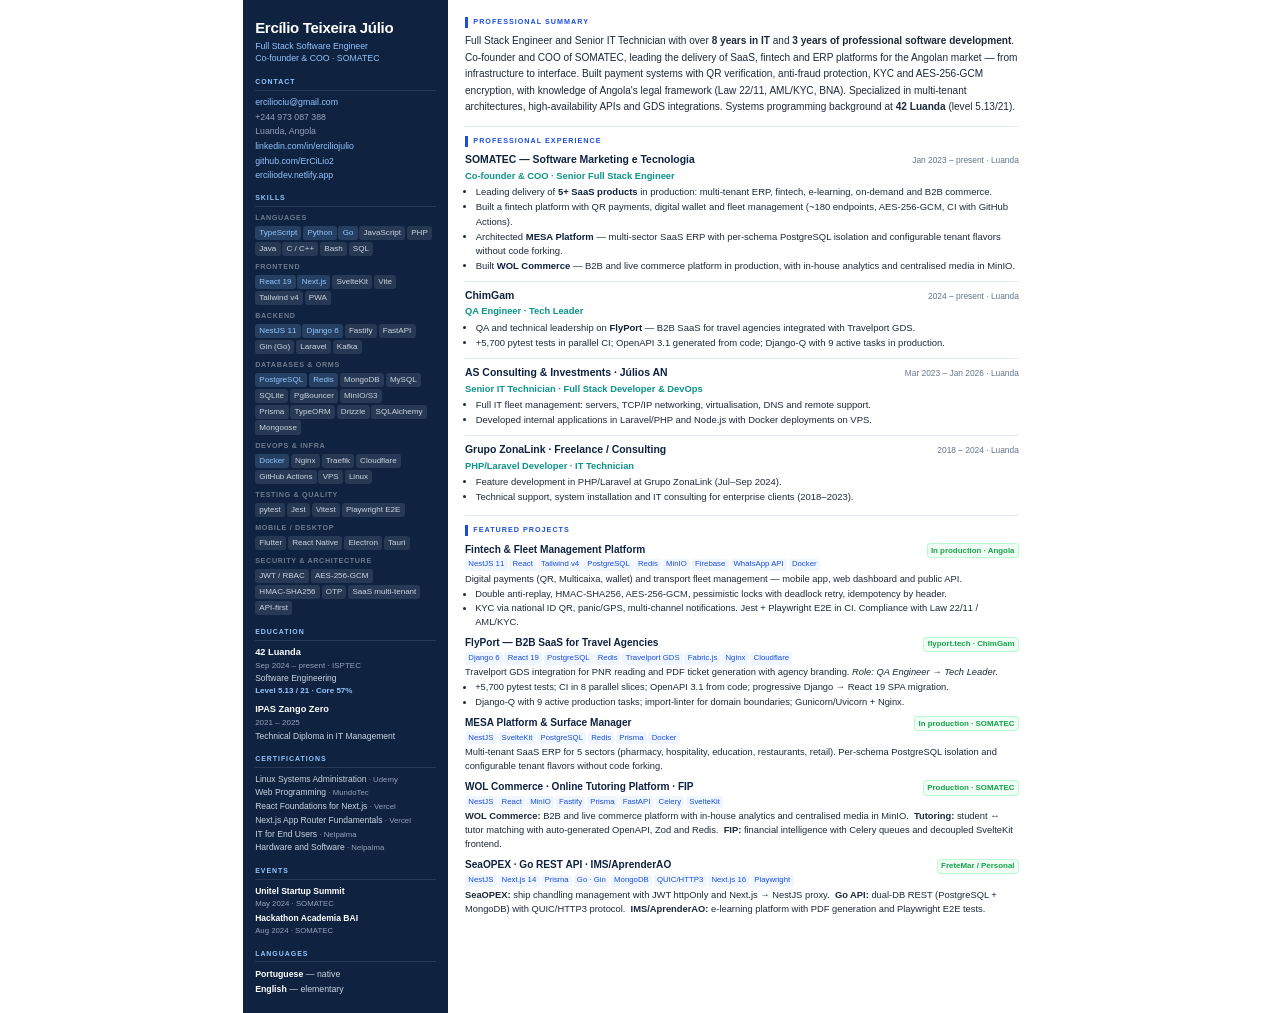
<file: cv-en.html>
<!DOCTYPE html>
<html lang="en">
<head>
<meta charset="UTF-8">
<meta name="viewport" content="width=device-width, initial-scale=1.0">
<title>Ercílio Teixeira Júlio — CV 2026</title>
<style>
*, *::before, *::after { box-sizing: border-box; margin: 0; padding: 0; }

:root {
  --navy:      #0F2240;
  --navy-mid:  #1B3260;
  --blue:      #1D4ED8;
  --blue-dim:  #EFF6FF;
  --teal:      #0D9488;
  --green:     #16A34A;
  --text:      #1E293B;
  --muted:     #64748B;
  --line:      #E2E8F0;
  --s-text:    #E2E8F0;
  --s-muted:   #94A3B8;
  --s-accent:  #93C5FD;
}

html { font-size: 9pt; }

body {
  font-family: 'Segoe UI', 'Calibri', 'Helvetica Neue', Arial, sans-serif;
  color: var(--text);
  background: #fff;
  line-height: 1.5;
}

.cv-wrap {
  display: grid;
  grid-template-columns: 205px 1fr;
  max-width: 210mm;
  margin: 0 auto;
  min-height: 100vh;
}

/* ── SIDEBAR ───────────────────────────────────────── */
.sidebar {
  background: var(--navy);
  color: var(--s-text);
  padding: 1.6rem 1rem 1.4rem;
  display: flex;
  flex-direction: column;
  gap: 1rem;
}

.s-name { font-size: 1.25rem; font-weight: 700; letter-spacing: -.02em; color: #fff; line-height: 1.2; }
.s-title { font-size: .73rem; color: var(--s-accent); font-weight: 500; margin-top: .25rem; line-height: 1.4; }

.s-sec h3 {
  font-size: .58rem; font-weight: 700; text-transform: uppercase;
  letter-spacing: .14em; color: var(--s-accent);
  border-bottom: 1px solid rgba(255,255,255,.1);
  padding-bottom: .2rem; margin-bottom: .45rem;
}

.contact-list { list-style: none; display: flex; flex-direction: column; gap: .2rem; }
.contact-list li { font-size: .73rem; color: var(--s-muted); line-height: 1.4; word-break: break-all; }
.contact-list a { color: var(--s-accent); text-decoration: none; }

.skill-cat { margin-bottom: .5rem; }
.skill-cat:last-child { margin-bottom: 0; }
.skill-cat-label { font-size: .6rem; font-weight: 700; text-transform: uppercase; letter-spacing: .09em; color: rgba(255,255,255,.4); margin-bottom: .2rem; }
.pills { display: flex; flex-wrap: wrap; gap: .15rem; }
.pill { background: rgba(255,255,255,.1); color: #CBD5E1; font-size: .67rem; padding: .1rem .35rem; border-radius: 3px; line-height: 1.45; white-space: nowrap; }
.pill.hi { background: rgba(147,197,253,.18); color: var(--s-accent); }

.edu-side { margin-bottom: .5rem; }
.edu-side:last-child { margin-bottom: 0; }
.edu-inst { font-size: .77rem; font-weight: 700; color: #fff; }
.edu-period { font-size: .67rem; color: var(--s-muted); }
.edu-degree { font-size: .71rem; color: #CBD5E1; margin-top: .04rem; }
.edu-level { font-size: .67rem; color: var(--s-accent); font-weight: 600; }

.cert-list { list-style: none; display: flex; flex-direction: column; gap: .15rem; }
.cert-list li { font-size: .71rem; color: #CBD5E1; line-height: 1.4; }
.cert-list li .issuer { color: var(--s-muted); font-size: .65rem; }

.event-list { list-style: none; display: flex; flex-direction: column; gap: .2rem; }
.event-list li { font-size: .71rem; color: #CBD5E1; }
.event-list li strong { color: #fff; font-weight: 600; }
.event-list li small { display: block; color: var(--s-muted); font-size: .65rem; }

.lang-list { list-style: none; display: flex; flex-direction: column; gap: .18rem; }
.lang-list li { font-size: .73rem; color: #CBD5E1; }
.lang-list li strong { color: #fff; }

/* ── MAIN ──────────────────────────────────────────── */
.main { padding: 1.4rem 1.5rem 1.4rem 1.4rem; display: flex; flex-direction: column; gap: .8rem; }

.main h2 {
  font-size: .6rem; font-weight: 700; text-transform: uppercase;
  letter-spacing: .14em; color: var(--blue);
  border-left: 3px solid var(--blue); padding-left: .45rem;
  margin-bottom: .45rem;
}

.summary p { font-size: .84rem; line-height: 1.65; color: var(--text); }

.exp-item { padding-bottom: .55rem; margin-bottom: .55rem; border-bottom: 1px solid var(--line); }
.exp-item:last-child { border-bottom: none; padding-bottom: 0; margin-bottom: 0; }
.exp-row { display: flex; justify-content: space-between; align-items: baseline; gap: .5rem; }
.exp-org { font-weight: 700; font-size: .87rem; color: var(--navy); }
.exp-period { font-size: .7rem; color: var(--muted); white-space: nowrap; flex-shrink: 0; }
.exp-role { font-size: .78rem; color: var(--teal); font-weight: 600; margin: .06rem 0 .2rem; }
.exp-item ul { padding-left: .9rem; }
.exp-item ul li { list-style: disc; font-size: .79rem; color: var(--text); margin-bottom: .07rem; line-height: 1.5; }
.exp-item ul li strong { color: var(--navy); }

.proj-item { margin-bottom: .5rem; }
.proj-item:last-child { margin-bottom: 0; }
.proj-row { display: flex; justify-content: space-between; align-items: baseline; gap: .5rem; }
.proj-name { font-weight: 700; font-size: .84rem; color: var(--navy); }
.proj-badge { font-size: .66rem; color: var(--green); background: #F0FDF4; border: 1px solid #BBF7D0; padding: .05rem .28rem; border-radius: 3px; white-space: nowrap; flex-shrink: 0; font-weight: 600; }

.proj-stack { margin: .07rem 0; display: flex; flex-wrap: wrap; gap: .12rem; }
.tech-tag { display: inline-block; background: var(--blue-dim); color: var(--blue); font-size: .65rem; font-weight: 500; padding: .05rem .28rem; border-radius: 3px; line-height: 1.4; }

.proj-desc { font-size: .78rem; color: var(--text); line-height: 1.5; }
.proj-desc ul { padding-left: .85rem; margin-top: .07rem; }
.proj-desc ul li { list-style: disc; margin-bottom: .04rem; }

.section-divider { height: 1px; background: var(--line); margin: 0; }

@page { size: A4; margin: 0; }
@media print {
  body { -webkit-print-color-adjust: exact; print-color-adjust: exact; }
  .cv-wrap { min-height: unset; }
  .exp-item, .proj-item { page-break-inside: avoid; }
}
</style>
</head>
<body>
<div class="cv-wrap">

  <!-- ═══════════════ SIDEBAR ═══════════════ -->
  <aside class="sidebar">

    <div>
      <div class="s-name">Ercílio Teixeira Júlio</div>
      <div class="s-title">Full Stack Software Engineer<br>Co-founder &amp; COO · SOMATEC</div>
    </div>

    <div class="s-sec">
      <h3>Contact</h3>
      <ul class="contact-list">
        <li><a href="mailto:erciliociu@gmail.com">erciliociu@gmail.com</a></li>
        <li>+244 973 087 388</li>
        <li>Luanda, Angola</li>
        <li><a href="https://linkedin.com/in/erciliojulio">linkedin.com/in/erciliojulio</a></li>
        <li><a href="https://github.com/ErCiLio2">github.com/ErCiLio2</a></li>
        <li><a href="https://erciliodev.netlify.app">erciliodev.netlify.app</a></li>
      </ul>
    </div>

    <div class="s-sec">
      <h3>Skills</h3>

      <div class="skill-cat">
        <div class="skill-cat-label">Languages</div>
        <div class="pills">
          <span class="pill hi">TypeScript</span><span class="pill hi">Python</span><span class="pill hi">Go</span>
          <span class="pill">JavaScript</span><span class="pill">PHP</span><span class="pill">Java</span>
          <span class="pill">C / C++</span><span class="pill">Bash</span><span class="pill">SQL</span>
        </div>
      </div>

      <div class="skill-cat">
        <div class="skill-cat-label">Frontend</div>
        <div class="pills">
          <span class="pill hi">React 19</span><span class="pill hi">Next.js</span>
          <span class="pill">SvelteKit</span><span class="pill">Vite</span>
          <span class="pill">Tailwind v4</span><span class="pill">PWA</span>
        </div>
      </div>

      <div class="skill-cat">
        <div class="skill-cat-label">Backend</div>
        <div class="pills">
          <span class="pill hi">NestJS 11</span><span class="pill hi">Django 6</span>
          <span class="pill">Fastify</span><span class="pill">FastAPI</span>
          <span class="pill">Gin (Go)</span><span class="pill">Laravel</span><span class="pill">Kafka</span>
        </div>
      </div>

      <div class="skill-cat">
        <div class="skill-cat-label">Databases &amp; ORMs</div>
        <div class="pills">
          <span class="pill hi">PostgreSQL</span><span class="pill hi">Redis</span>
          <span class="pill">MongoDB</span><span class="pill">MySQL</span><span class="pill">SQLite</span>
          <span class="pill">PgBouncer</span><span class="pill">MinIO/S3</span>
        </div>
        <div class="pills" style="margin-top:.15rem">
          <span class="pill">Prisma</span><span class="pill">TypeORM</span>
          <span class="pill">Drizzle</span><span class="pill">SQLAlchemy</span><span class="pill">Mongoose</span>
        </div>
      </div>

      <div class="skill-cat">
        <div class="skill-cat-label">DevOps &amp; Infra</div>
        <div class="pills">
          <span class="pill hi">Docker</span><span class="pill">Nginx</span><span class="pill">Traefik</span>
          <span class="pill">Cloudflare</span><span class="pill">GitHub Actions</span><span class="pill">VPS</span><span class="pill">Linux</span>
        </div>
      </div>

      <div class="skill-cat">
        <div class="skill-cat-label">Testing &amp; Quality</div>
        <div class="pills">
          <span class="pill">pytest</span><span class="pill">Jest</span><span class="pill">Vitest</span>
          <span class="pill">Playwright E2E</span>
        </div>
      </div>

      <div class="skill-cat">
        <div class="skill-cat-label">Mobile / Desktop</div>
        <div class="pills">
          <span class="pill">Flutter</span><span class="pill">React Native</span>
          <span class="pill">Electron</span><span class="pill">Tauri</span>
        </div>
      </div>

      <div class="skill-cat">
        <div class="skill-cat-label">Security &amp; Architecture</div>
        <div class="pills">
          <span class="pill">JWT / RBAC</span><span class="pill">AES-256-GCM</span>
          <span class="pill">HMAC-SHA256</span><span class="pill">OTP</span>
          <span class="pill">SaaS multi-tenant</span><span class="pill">API-first</span>
        </div>
      </div>
    </div>

    <div class="s-sec">
      <h3>Education</h3>
      <div class="edu-side">
        <div class="edu-inst">42 Luanda</div>
        <div class="edu-period">Sep 2024 – present · ISPTEC</div>
        <div class="edu-degree">Software Engineering</div>
        <div class="edu-level">Level 5.13 / 21 · Core 57%</div>
      </div>
      <div class="edu-side">
        <div class="edu-inst">IPAS Zango Zero</div>
        <div class="edu-period">2021 – 2025</div>
        <div class="edu-degree">Technical Diploma in IT Management</div>
      </div>
    </div>

    <div class="s-sec">
      <h3>Certifications</h3>
      <ul class="cert-list">
        <li>Linux Systems Administration <span class="issuer">· Udemy</span></li>
        <li>Web Programming <span class="issuer">· MundoTec</span></li>
        <li>React Foundations for Next.js <span class="issuer">· Vercel</span></li>
        <li>Next.js App Router Fundamentals <span class="issuer">· Vercel</span></li>
        <li>IT for End Users <span class="issuer">· Nelpalma</span></li>
        <li>Hardware and Software <span class="issuer">· Nelpalma</span></li>
      </ul>
    </div>

    <div class="s-sec">
      <h3>Events</h3>
      <ul class="event-list">
        <li><strong>Unitel Startup Summit</strong><small>May 2024 · SOMATEC</small></li>
        <li><strong>Hackathon Academia BAI</strong><small>Aug 2024 · SOMATEC</small></li>
      </ul>
    </div>

    <div class="s-sec">
      <h3>Languages</h3>
      <ul class="lang-list">
        <li><strong>Portuguese</strong> — native</li>
        <li><strong>English</strong> — elementary</li>
      </ul>
    </div>

  </aside>

  <!-- ═══════════════ MAIN ═══════════════ -->
  <main class="main">

    <section class="summary">
      <h2>Professional Summary</h2>
      <p>Full Stack Engineer and Senior IT Technician with over <strong>8 years in IT</strong> and <strong>3 years of professional software development</strong>. Co-founder and COO of SOMATEC, leading the delivery of SaaS, fintech and ERP platforms for the Angolan market — from infrastructure to interface. Built payment systems with QR verification, anti-fraud protection, KYC and AES-256-GCM encryption, with knowledge of Angola's legal framework (Law 22/11, AML/KYC, BNA). Specialized in multi-tenant architectures, high-availability APIs and GDS integrations. Systems programming background at <strong>42 Luanda</strong> (level 5.13/21).</p>
    </section>

    <div class="section-divider"></div>

    <section>
      <h2>Professional Experience</h2>

      <div class="exp-item">
        <div class="exp-row">
          <span class="exp-org">SOMATEC — Software Marketing e Tecnologia</span>
          <span class="exp-period">Jan 2023 – present · Luanda</span>
        </div>
        <div class="exp-role">Co-founder &amp; COO · Senior Full Stack Engineer</div>
        <ul>
          <li>Leading delivery of <strong>5+ SaaS products</strong> in production: multi-tenant ERP, fintech, e-learning, on-demand and B2B commerce.</li>
          <li>Built a fintech platform with QR payments, digital wallet and fleet management (~180 endpoints, AES-256-GCM, CI with GitHub Actions).</li>
          <li>Architected <strong>MESA Platform</strong> — multi-sector SaaS ERP with per-schema PostgreSQL isolation and configurable tenant flavors without code forking.</li>
          <li>Built <strong>WOL Commerce</strong> — B2B and live commerce platform in production, with in-house analytics and centralised media in MinIO.</li>
        </ul>
      </div>

      <div class="exp-item">
        <div class="exp-row">
          <span class="exp-org">ChimGam</span>
          <span class="exp-period">2024 – present · Luanda</span>
        </div>
        <div class="exp-role">QA Engineer · Tech Leader</div>
        <ul>
          <li>QA and technical leadership on <strong>FlyPort</strong> — B2B SaaS for travel agencies integrated with Travelport GDS.</li>
          <li>+5,700 pytest tests in parallel CI; OpenAPI 3.1 generated from code; Django-Q with 9 active tasks in production.</li>
        </ul>
      </div>

      <div class="exp-item">
        <div class="exp-row">
          <span class="exp-org">AS Consulting &amp; Investments · Júlios AN</span>
          <span class="exp-period">Mar 2023 – Jan 2026 · Luanda</span>
        </div>
        <div class="exp-role">Senior IT Technician · Full Stack Developer &amp; DevOps</div>
        <ul>
          <li>Full IT fleet management: servers, TCP/IP networking, virtualisation, DNS and remote support.</li>
          <li>Developed internal applications in Laravel/PHP and Node.js with Docker deployments on VPS.</li>
        </ul>
      </div>

      <div class="exp-item">
        <div class="exp-row">
          <span class="exp-org">Grupo ZonaLink · Freelance / Consulting</span>
          <span class="exp-period">2018 – 2024 · Luanda</span>
        </div>
        <div class="exp-role">PHP/Laravel Developer · IT Technician</div>
        <ul>
          <li>Feature development in PHP/Laravel at Grupo ZonaLink (Jul–Sep 2024).</li>
          <li>Technical support, system installation and IT consulting for enterprise clients (2018–2023).</li>
        </ul>
      </div>
    </section>

    <div class="section-divider"></div>

    <section>
      <h2>Featured Projects</h2>

      <div class="proj-item">
        <div class="proj-row">
          <span class="proj-name">Fintech &amp; Fleet Management Platform</span>
          <span class="proj-badge">In production · Angola</span>
        </div>
        <div class="proj-stack">
          <span class="tech-tag">NestJS 11</span><span class="tech-tag">React</span><span class="tech-tag">Tailwind v4</span><span class="tech-tag">PostgreSQL</span><span class="tech-tag">Redis</span><span class="tech-tag">MinIO</span><span class="tech-tag">Firebase</span><span class="tech-tag">WhatsApp API</span><span class="tech-tag">Docker</span>
        </div>
        <div class="proj-desc">
          Digital payments (QR, Multicaixa, wallet) and transport fleet management — mobile app, web dashboard and public API.
          <ul>
            <li>Double anti-replay, HMAC-SHA256, AES-256-GCM, pessimistic locks with deadlock retry, idempotency by header.</li>
            <li>KYC via national ID QR, panic/GPS, multi-channel notifications. Jest + Playwright E2E in CI. Compliance with Law 22/11 / AML/KYC.</li>
          </ul>
        </div>
      </div>

      <div class="proj-item">
        <div class="proj-row">
          <span class="proj-name">FlyPort — B2B SaaS for Travel Agencies</span>
          <span class="proj-badge">flyport.tech · ChimGam</span>
        </div>
        <div class="proj-stack">
          <span class="tech-tag">Django 6</span><span class="tech-tag">React 19</span><span class="tech-tag">PostgreSQL</span><span class="tech-tag">Redis</span><span class="tech-tag">Travelport GDS</span><span class="tech-tag">Fabric.js</span><span class="tech-tag">Nginx</span><span class="tech-tag">Cloudflare</span>
        </div>
        <div class="proj-desc">
          Travelport GDS integration for PNR reading and PDF ticket generation with agency branding. <em>Role: QA Engineer → Tech Leader.</em>
          <ul>
            <li>+5,700 pytest tests; CI in 8 parallel slices; OpenAPI 3.1 from code; progressive Django → React 19 SPA migration.</li>
            <li>Django-Q with 9 active production tasks; import-linter for domain boundaries; Gunicorn/Uvicorn + Nginx.</li>
          </ul>
        </div>
      </div>

      <div class="proj-item">
        <div class="proj-row">
          <span class="proj-name">MESA Platform &amp; Surface Manager</span>
          <span class="proj-badge">In production · SOMATEC</span>
        </div>
        <div class="proj-stack">
          <span class="tech-tag">NestJS</span><span class="tech-tag">SvelteKit</span><span class="tech-tag">PostgreSQL</span><span class="tech-tag">Redis</span><span class="tech-tag">Prisma</span><span class="tech-tag">Docker</span>
        </div>
        <div class="proj-desc">Multi-tenant SaaS ERP for 5 sectors (pharmacy, hospitality, education, restaurants, retail). Per-schema PostgreSQL isolation and configurable tenant flavors without code forking.</div>
      </div>

      <div class="proj-item">
        <div class="proj-row">
          <span class="proj-name">WOL Commerce · Online Tutoring Platform · FIP</span>
          <span class="proj-badge">Production · SOMATEC</span>
        </div>
        <div class="proj-stack">
          <span class="tech-tag">NestJS</span><span class="tech-tag">React</span><span class="tech-tag">MinIO</span><span class="tech-tag">Fastify</span><span class="tech-tag">Prisma</span><span class="tech-tag">FastAPI</span><span class="tech-tag">Celery</span><span class="tech-tag">SvelteKit</span>
        </div>
        <div class="proj-desc"><strong>WOL Commerce:</strong> B2B and live commerce platform with in-house analytics and centralised media in MinIO. &nbsp;<strong>Tutoring:</strong> student ↔ tutor matching with auto-generated OpenAPI, Zod and Redis. &nbsp;<strong>FIP:</strong> financial intelligence with Celery queues and decoupled SvelteKit frontend.</div>
      </div>

      <div class="proj-item">
        <div class="proj-row">
          <span class="proj-name">SeaOPEX · Go REST API · IMS/AprenderAO</span>
          <span class="proj-badge">FreteMar / Personal</span>
        </div>
        <div class="proj-stack">
          <span class="tech-tag">NestJS</span><span class="tech-tag">Next.js 14</span><span class="tech-tag">Prisma</span><span class="tech-tag">Go · Gin</span><span class="tech-tag">MongoDB</span><span class="tech-tag">QUIC/HTTP3</span><span class="tech-tag">Next.js 16</span><span class="tech-tag">Playwright</span>
        </div>
        <div class="proj-desc"><strong>SeaOPEX:</strong> ship chandling management with JWT httpOnly and Next.js → NestJS proxy. &nbsp;<strong>Go API:</strong> dual-DB REST (PostgreSQL + MongoDB) with QUIC/HTTP3 protocol. &nbsp;<strong>IMS/AprenderAO:</strong> e-learning platform with PDF generation and Playwright E2E tests.</div>
      </div>
    </section>

  </main>
</div>
</body>
</html>
</file>
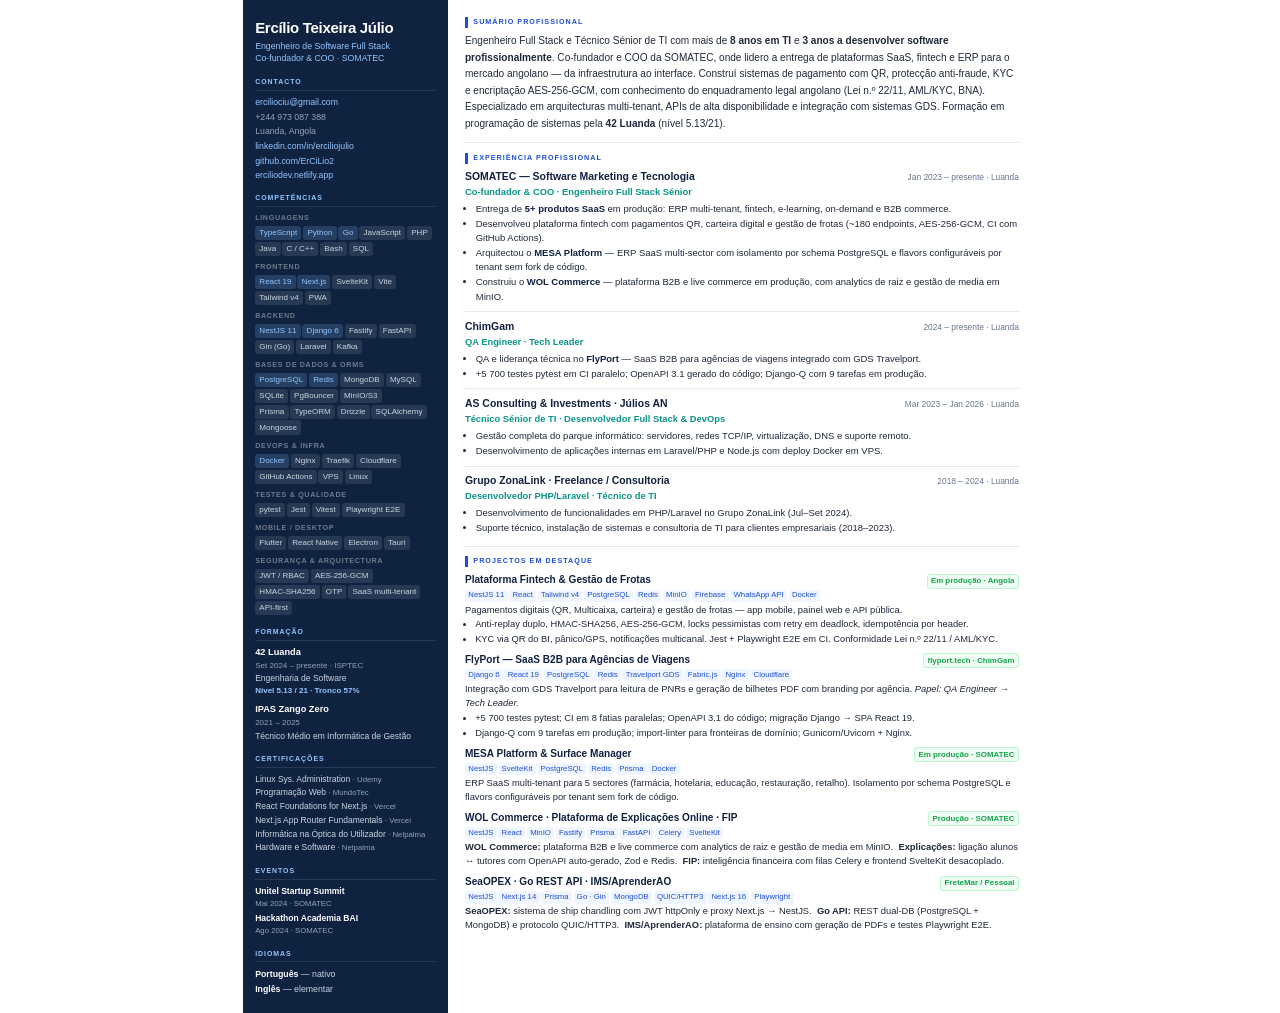
<file: cv.html>
<!DOCTYPE html>
<html lang="pt">
<head>
<meta charset="UTF-8">
<meta name="viewport" content="width=device-width, initial-scale=1.0">
<title>Ercílio Teixeira Júlio — CV 2026</title>
<style>
*, *::before, *::after { box-sizing: border-box; margin: 0; padding: 0; }

:root {
  --navy:      #0F2240;
  --navy-mid:  #1B3260;
  --blue:      #1D4ED8;
  --blue-dim:  #EFF6FF;
  --teal:      #0D9488;
  --green:     #16A34A;
  --text:      #1E293B;
  --muted:     #64748B;
  --line:      #E2E8F0;
  --s-text:    #E2E8F0;
  --s-muted:   #94A3B8;
  --s-accent:  #93C5FD;
}

html { font-size: 9pt; }

body {
  font-family: 'Segoe UI', 'Calibri', 'Helvetica Neue', Arial, sans-serif;
  color: var(--text);
  background: #fff;
  line-height: 1.5;
}

/* ── WRAPPER ───────────────────────────────────────── */
.cv-wrap {
  display: grid;
  grid-template-columns: 205px 1fr;
  max-width: 210mm;
  margin: 0 auto;
  min-height: 100vh;
}

/* ── SIDEBAR ───────────────────────────────────────── */
.sidebar {
  background: var(--navy);
  color: var(--s-text);
  padding: 1.6rem 1rem 1.4rem;
  display: flex;
  flex-direction: column;
  gap: 1rem;
}

.s-name {
  font-size: 1.25rem;
  font-weight: 700;
  letter-spacing: -.02em;
  color: #fff;
  line-height: 1.2;
}
.s-title {
  font-size: .73rem;
  color: var(--s-accent);
  font-weight: 500;
  margin-top: .25rem;
  line-height: 1.4;
}

/* sidebar section */
.s-sec h3 {
  font-size: .58rem;
  font-weight: 700;
  text-transform: uppercase;
  letter-spacing: .14em;
  color: var(--s-accent);
  border-bottom: 1px solid rgba(255,255,255,.1);
  padding-bottom: .2rem;
  margin-bottom: .45rem;
}

/* contact */
.contact-list { list-style: none; display: flex; flex-direction: column; gap: .2rem; }
.contact-list li { font-size: .73rem; color: var(--s-muted); line-height: 1.4; word-break: break-all; }
.contact-list a { color: var(--s-accent); text-decoration: none; }
.contact-list li span.label { display: block; font-size: .6rem; text-transform: uppercase; letter-spacing: .08em; color: rgba(255,255,255,.3); line-height: 1; margin-bottom: .05rem; }

/* skills */
.skill-cat { margin-bottom: .5rem; }
.skill-cat:last-child { margin-bottom: 0; }
.skill-cat-label {
  font-size: .6rem;
  font-weight: 700;
  text-transform: uppercase;
  letter-spacing: .09em;
  color: rgba(255,255,255,.4);
  margin-bottom: .2rem;
}
.pills { display: flex; flex-wrap: wrap; gap: .15rem; }
.pill {
  background: rgba(255,255,255,.1);
  color: #CBD5E1;
  font-size: .67rem;
  padding: .1rem .35rem;
  border-radius: 3px;
  line-height: 1.45;
  white-space: nowrap;
}
.pill.hi {
  background: rgba(147,197,253,.18);
  color: var(--s-accent);
}

/* edu / certs / events */
.edu-side { margin-bottom: .5rem; }
.edu-side:last-child { margin-bottom: 0; }
.edu-inst { font-size: .77rem; font-weight: 700; color: #fff; }
.edu-period { font-size: .67rem; color: var(--s-muted); }
.edu-degree { font-size: .71rem; color: #CBD5E1; margin-top: .04rem; }
.edu-level { font-size: .67rem; color: var(--s-accent); font-weight: 600; }

.cert-list { list-style: none; display: flex; flex-direction: column; gap: .15rem; }
.cert-list li { font-size: .71rem; color: #CBD5E1; line-height: 1.4; }
.cert-list li .issuer { color: var(--s-muted); font-size: .65rem; }

.event-list { list-style: none; display: flex; flex-direction: column; gap: .2rem; }
.event-list li { font-size: .71rem; color: #CBD5E1; }
.event-list li strong { color: #fff; font-weight: 600; }
.event-list li small { display: block; color: var(--s-muted); font-size: .65rem; }

.lang-list { list-style: none; display: flex; flex-direction: column; gap: .18rem; }
.lang-list li { font-size: .73rem; color: #CBD5E1; }
.lang-list li strong { color: #fff; }

/* ── MAIN ──────────────────────────────────────────── */
.main {
  padding: 1.4rem 1.5rem 1.4rem 1.4rem;
  display: flex;
  flex-direction: column;
  gap: .8rem;
}

/* section header */
.main h2 {
  font-size: .6rem;
  font-weight: 700;
  text-transform: uppercase;
  letter-spacing: .14em;
  color: var(--blue);
  border-left: 3px solid var(--blue);
  padding-left: .45rem;
  margin-bottom: .45rem;
}

/* summary */
.summary p {
  font-size: .84rem;
  line-height: 1.65;
  color: var(--text);
}

/* experience */
.exp-item {
  padding-bottom: .55rem;
  margin-bottom: .55rem;
  border-bottom: 1px solid var(--line);
}
.exp-item:last-child { border-bottom: none; padding-bottom: 0; margin-bottom: 0; }

.exp-row {
  display: flex;
  justify-content: space-between;
  align-items: baseline;
  gap: .5rem;
}
.exp-org { font-weight: 700; font-size: .87rem; color: var(--navy); }
.exp-period { font-size: .7rem; color: var(--muted); white-space: nowrap; flex-shrink: 0; }
.exp-role { font-size: .78rem; color: var(--teal); font-weight: 600; margin: .06rem 0 .2rem; }
.exp-item ul { padding-left: .9rem; }
.exp-item ul li {
  list-style: disc;
  font-size: .79rem;
  color: var(--text);
  margin-bottom: .07rem;
  line-height: 1.5;
}
.exp-item ul li strong { color: var(--navy); }

/* projects */
.proj-item { margin-bottom: .5rem; }
.proj-item:last-child { margin-bottom: 0; }

.proj-row {
  display: flex;
  justify-content: space-between;
  align-items: baseline;
  gap: .5rem;
}
.proj-name { font-weight: 700; font-size: .84rem; color: var(--navy); }
.proj-badge {
  font-size: .66rem;
  color: var(--green);
  background: #F0FDF4;
  border: 1px solid #BBF7D0;
  padding: .05rem .28rem;
  border-radius: 3px;
  white-space: nowrap;
  flex-shrink: 0;
  font-weight: 600;
}

.proj-stack { margin: .07rem 0; display: flex; flex-wrap: wrap; gap: .12rem; }
.tech-tag {
  display: inline-block;
  background: var(--blue-dim);
  color: var(--blue);
  font-size: .65rem;
  font-weight: 500;
  padding: .05rem .28rem;
  border-radius: 3px;
  line-height: 1.4;
}

.proj-desc {
  font-size: .78rem;
  color: var(--text);
  line-height: 1.5;
}
.proj-desc ul { padding-left: .85rem; margin-top: .07rem; }
.proj-desc ul li { list-style: disc; margin-bottom: .04rem; }

/* divider */
.section-divider {
  height: 1px;
  background: var(--line);
  margin: 0;
}

/* ── PRINT ─────────────────────────────────────────── */
@page { size: A4; margin: 0; }
@media print {
  body { -webkit-print-color-adjust: exact; print-color-adjust: exact; }
  .cv-wrap { min-height: unset; }
  .exp-item, .proj-item { page-break-inside: avoid; }
}
</style>
</head>
<body>
<div class="cv-wrap">

  <!-- ═══════════════ SIDEBAR ═══════════════ -->
  <aside class="sidebar">

    <div>
      <div class="s-name">Ercílio Teixeira Júlio</div>
      <div class="s-title">Engenheiro de Software Full Stack<br>Co-fundador &amp; COO · SOMATEC</div>
    </div>

    <!-- Contact -->
    <div class="s-sec">
      <h3>Contacto</h3>
      <ul class="contact-list">
        <li><a href="mailto:erciliociu@gmail.com">erciliociu@gmail.com</a></li>
        <li>+244 973 087 388</li>
        <li>Luanda, Angola</li>
        <li><a href="https://linkedin.com/in/erciliojulio">linkedin.com/in/erciliojulio</a></li>
        <li><a href="https://github.com/ErCiLio2">github.com/ErCiLio2</a></li>
        <li><a href="https://erciliodev.netlify.app">erciliodev.netlify.app</a></li>
      </ul>
    </div>

    <!-- Skills -->
    <div class="s-sec">
      <h3>Competências</h3>

      <div class="skill-cat">
        <div class="skill-cat-label">Linguagens</div>
        <div class="pills">
          <span class="pill hi">TypeScript</span><span class="pill hi">Python</span><span class="pill hi">Go</span>
          <span class="pill">JavaScript</span><span class="pill">PHP</span><span class="pill">Java</span>
          <span class="pill">C / C++</span><span class="pill">Bash</span><span class="pill">SQL</span>
        </div>
      </div>

      <div class="skill-cat">
        <div class="skill-cat-label">Frontend</div>
        <div class="pills">
          <span class="pill hi">React 19</span><span class="pill hi">Next.js</span>
          <span class="pill">SvelteKit</span><span class="pill">Vite</span>
          <span class="pill">Tailwind v4</span><span class="pill">PWA</span>
        </div>
      </div>

      <div class="skill-cat">
        <div class="skill-cat-label">Backend</div>
        <div class="pills">
          <span class="pill hi">NestJS 11</span><span class="pill hi">Django 6</span>
          <span class="pill">Fastify</span><span class="pill">FastAPI</span>
          <span class="pill">Gin (Go)</span><span class="pill">Laravel</span><span class="pill">Kafka</span>
        </div>
      </div>

      <div class="skill-cat">
        <div class="skill-cat-label">Bases de Dados &amp; ORMs</div>
        <div class="pills">
          <span class="pill hi">PostgreSQL</span><span class="pill hi">Redis</span>
          <span class="pill">MongoDB</span><span class="pill">MySQL</span><span class="pill">SQLite</span>
          <span class="pill">PgBouncer</span><span class="pill">MinIO/S3</span>
        </div>
        <div class="pills" style="margin-top:.15rem">
          <span class="pill">Prisma</span><span class="pill">TypeORM</span>
          <span class="pill">Drizzle</span><span class="pill">SQLAlchemy</span><span class="pill">Mongoose</span>
        </div>
      </div>

      <div class="skill-cat">
        <div class="skill-cat-label">DevOps &amp; Infra</div>
        <div class="pills">
          <span class="pill hi">Docker</span><span class="pill">Nginx</span><span class="pill">Traefik</span>
          <span class="pill">Cloudflare</span><span class="pill">GitHub Actions</span><span class="pill">VPS</span><span class="pill">Linux</span>
        </div>
      </div>

      <div class="skill-cat">
        <div class="skill-cat-label">Testes &amp; Qualidade</div>
        <div class="pills">
          <span class="pill">pytest</span><span class="pill">Jest</span><span class="pill">Vitest</span>
          <span class="pill">Playwright E2E</span>
        </div>
      </div>

      <div class="skill-cat">
        <div class="skill-cat-label">Mobile / Desktop</div>
        <div class="pills">
          <span class="pill">Flutter</span><span class="pill">React Native</span>
          <span class="pill">Electron</span><span class="pill">Tauri</span>
        </div>
      </div>

      <div class="skill-cat">
        <div class="skill-cat-label">Segurança &amp; Arquitectura</div>
        <div class="pills">
          <span class="pill">JWT / RBAC</span><span class="pill">AES-256-GCM</span>
          <span class="pill">HMAC-SHA256</span><span class="pill">OTP</span>
          <span class="pill">SaaS multi-tenant</span><span class="pill">API-first</span>
        </div>
      </div>
    </div>

    <!-- Education -->
    <div class="s-sec">
      <h3>Formação</h3>
      <div class="edu-side">
        <div class="edu-inst">42 Luanda</div>
        <div class="edu-period">Set 2024 – presente · ISPTEC</div>
        <div class="edu-degree">Engenharia de Software</div>
        <div class="edu-level">Nível 5.13 / 21 · Tronco 57%</div>
      </div>
      <div class="edu-side">
        <div class="edu-inst">IPAS Zango Zero</div>
        <div class="edu-period">2021 – 2025</div>
        <div class="edu-degree">Técnico Médio em Informática de Gestão</div>
      </div>
    </div>

    <!-- Certifications -->
    <div class="s-sec">
      <h3>Certificações</h3>
      <ul class="cert-list">
        <li>Linux Sys. Administration <span class="issuer">· Udemy</span></li>
        <li>Programação Web <span class="issuer">· MundoTec</span></li>
        <li>React Foundations for Next.js <span class="issuer">· Vercel</span></li>
        <li>Next.js App Router Fundamentals <span class="issuer">· Vercel</span></li>
        <li>Informática na Óptica do Utilizador <span class="issuer">· Nelpalma</span></li>
        <li>Hardware e Software <span class="issuer">· Nelpalma</span></li>
      </ul>
    </div>

    <!-- Events + Languages -->
    <div class="s-sec">
      <h3>Eventos</h3>
      <ul class="event-list">
        <li><strong>Unitel Startup Summit</strong><small>Mai 2024 · SOMATEC</small></li>
        <li><strong>Hackathon Academia BAI</strong><small>Ago 2024 · SOMATEC</small></li>
      </ul>
    </div>

    <div class="s-sec">
      <h3>Idiomas</h3>
      <ul class="lang-list">
        <li><strong>Português</strong> — nativo</li>
        <li><strong>Inglês</strong> — elementar</li>
      </ul>
    </div>

  </aside>

  <!-- ═══════════════ MAIN ═══════════════ -->
  <main class="main">

    <!-- Sumário -->
    <section class="summary">
      <h2>Sumário Profissional</h2>
      <p>Engenheiro Full Stack e Técnico Sénior de TI com mais de <strong>8 anos em TI</strong> e <strong>3 anos a desenvolver software profissionalmente</strong>. Co-fundador e COO da SOMATEC, onde lidero a entrega de plataformas SaaS, fintech e ERP para o mercado angolano — da infraestrutura ao interface. Construí sistemas de pagamento com QR, protecção anti-fraude, KYC e encriptação AES-256-GCM, com conhecimento do enquadramento legal angolano (Lei n.º 22/11, AML/KYC, BNA). Especializado em arquitecturas multi-tenant, APIs de alta disponibilidade e integração com sistemas GDS. Formação em programação de sistemas pela <strong>42 Luanda</strong> (nível 5.13/21).</p>
    </section>

    <div class="section-divider"></div>

    <!-- Experiência -->
    <section>
      <h2>Experiência Profissional</h2>

      <div class="exp-item">
        <div class="exp-row">
          <span class="exp-org">SOMATEC — Software Marketing e Tecnologia</span>
          <span class="exp-period">Jan 2023 – presente · Luanda</span>
        </div>
        <div class="exp-role">Co-fundador &amp; COO · Engenheiro Full Stack Sénior</div>
        <ul>
          <li>Entrega de <strong>5+ produtos SaaS</strong> em produção: ERP multi-tenant, fintech, e-learning, on-demand e B2B commerce.</li>
          <li>Desenvolveu plataforma fintech com pagamentos QR, carteira digital e gestão de frotas (~180 endpoints, AES-256-GCM, CI com GitHub Actions).</li>
          <li>Arquitectou o <strong>MESA Platform</strong> — ERP SaaS multi-sector com isolamento por schema PostgreSQL e flavors configuráveis por tenant sem fork de código.</li>
          <li>Construiu o <strong>WOL Commerce</strong> — plataforma B2B e live commerce em produção, com analytics de raiz e gestão de media em MinIO.</li>
        </ul>
      </div>

      <div class="exp-item">
        <div class="exp-row">
          <span class="exp-org">ChimGam</span>
          <span class="exp-period">2024 – presente · Luanda</span>
        </div>
        <div class="exp-role">QA Engineer · Tech Leader</div>
        <ul>
          <li>QA e liderança técnica no <strong>FlyPort</strong> — SaaS B2B para agências de viagens integrado com GDS Travelport.</li>
          <li>+5 700 testes pytest em CI paralelo; OpenAPI 3.1 gerado do código; Django-Q com 9 tarefas em produção.</li>
        </ul>
      </div>

      <div class="exp-item">
        <div class="exp-row">
          <span class="exp-org">AS Consulting &amp; Investments · Júlios AN</span>
          <span class="exp-period">Mar 2023 – Jan 2026 · Luanda</span>
        </div>
        <div class="exp-role">Técnico Sénior de TI · Desenvolvedor Full Stack &amp; DevOps</div>
        <ul>
          <li>Gestão completa do parque informático: servidores, redes TCP/IP, virtualização, DNS e suporte remoto.</li>
          <li>Desenvolvimento de aplicações internas em Laravel/PHP e Node.js com deploy Docker em VPS.</li>
        </ul>
      </div>

      <div class="exp-item">
        <div class="exp-row">
          <span class="exp-org">Grupo ZonaLink · Freelance / Consultoria</span>
          <span class="exp-period">2018 – 2024 · Luanda</span>
        </div>
        <div class="exp-role">Desenvolvedor PHP/Laravel · Técnico de TI</div>
        <ul>
          <li>Desenvolvimento de funcionalidades em PHP/Laravel no Grupo ZonaLink (Jul–Set 2024).</li>
          <li>Suporte técnico, instalação de sistemas e consultoria de TI para clientes empresariais (2018–2023).</li>
        </ul>
      </div>
    </section>

    <div class="section-divider"></div>

    <!-- Projectos -->
    <section>
      <h2>Projectos em Destaque</h2>

      <div class="proj-item">
        <div class="proj-row">
          <span class="proj-name">Plataforma Fintech &amp; Gestão de Frotas</span>
          <span class="proj-badge">Em produção · Angola</span>
        </div>
        <div class="proj-stack">
          <span class="tech-tag">NestJS 11</span><span class="tech-tag">React</span><span class="tech-tag">Tailwind v4</span><span class="tech-tag">PostgreSQL</span><span class="tech-tag">Redis</span><span class="tech-tag">MinIO</span><span class="tech-tag">Firebase</span><span class="tech-tag">WhatsApp API</span><span class="tech-tag">Docker</span>
        </div>
        <div class="proj-desc">
          Pagamentos digitais (QR, Multicaixa, carteira) e gestão de frotas — app mobile, painel web e API pública.
          <ul>
            <li>Anti-replay duplo, HMAC-SHA256, AES-256-GCM, locks pessimistas com retry em deadlock, idempotência por header.</li>
            <li>KYC via QR do BI, pânico/GPS, notificações multicanal. Jest + Playwright E2E em CI. Conformidade Lei n.º 22/11 / AML/KYC.</li>
          </ul>
        </div>
      </div>

      <div class="proj-item">
        <div class="proj-row">
          <span class="proj-name">FlyPort — SaaS B2B para Agências de Viagens</span>
          <span class="proj-badge">flyport.tech · ChimGam</span>
        </div>
        <div class="proj-stack">
          <span class="tech-tag">Django 6</span><span class="tech-tag">React 19</span><span class="tech-tag">PostgreSQL</span><span class="tech-tag">Redis</span><span class="tech-tag">Travelport GDS</span><span class="tech-tag">Fabric.js</span><span class="tech-tag">Nginx</span><span class="tech-tag">Cloudflare</span>
        </div>
        <div class="proj-desc">
          Integração com GDS Travelport para leitura de PNRs e geração de bilhetes PDF com branding por agência. <em>Papel: QA Engineer → Tech Leader.</em>
          <ul>
            <li>+5 700 testes pytest; CI em 8 fatias paralelas; OpenAPI 3.1 do código; migração Django → SPA React 19.</li>
            <li>Django-Q com 9 tarefas em produção; import-linter para fronteiras de domínio; Gunicorn/Uvicorn + Nginx.</li>
          </ul>
        </div>
      </div>

      <div class="proj-item">
        <div class="proj-row">
          <span class="proj-name">MESA Platform &amp; Surface Manager</span>
          <span class="proj-badge">Em produção · SOMATEC</span>
        </div>
        <div class="proj-stack">
          <span class="tech-tag">NestJS</span><span class="tech-tag">SvelteKit</span><span class="tech-tag">PostgreSQL</span><span class="tech-tag">Redis</span><span class="tech-tag">Prisma</span><span class="tech-tag">Docker</span>
        </div>
        <div class="proj-desc">ERP SaaS multi-tenant para 5 sectores (farmácia, hotelaria, educação, restauração, retalho). Isolamento por schema PostgreSQL e flavors configuráveis por tenant sem fork de código.</div>
      </div>

      <div class="proj-item">
        <div class="proj-row">
          <span class="proj-name">WOL Commerce · Plataforma de Explicações Online · FIP</span>
          <span class="proj-badge">Produção · SOMATEC</span>
        </div>
        <div class="proj-stack">
          <span class="tech-tag">NestJS</span><span class="tech-tag">React</span><span class="tech-tag">MinIO</span><span class="tech-tag">Fastify</span><span class="tech-tag">Prisma</span><span class="tech-tag">FastAPI</span><span class="tech-tag">Celery</span><span class="tech-tag">SvelteKit</span>
        </div>
        <div class="proj-desc"><strong>WOL Commerce:</strong> plataforma B2B e live commerce com analytics de raiz e gestão de media em MinIO. &nbsp;<strong>Explicações:</strong> ligação alunos ↔ tutores com OpenAPI auto-gerado, Zod e Redis. &nbsp;<strong>FIP:</strong> inteligência financeira com filas Celery e frontend SvelteKit desacoplado.</div>
      </div>

      <div class="proj-item">
        <div class="proj-row">
          <span class="proj-name">SeaOPEX · Go REST API · IMS/AprenderAO</span>
          <span class="proj-badge">FreteMar / Pessoal</span>
        </div>
        <div class="proj-stack">
          <span class="tech-tag">NestJS</span><span class="tech-tag">Next.js 14</span><span class="tech-tag">Prisma</span><span class="tech-tag">Go · Gin</span><span class="tech-tag">MongoDB</span><span class="tech-tag">QUIC/HTTP3</span><span class="tech-tag">Next.js 16</span><span class="tech-tag">Playwright</span>
        </div>
        <div class="proj-desc"><strong>SeaOPEX:</strong> sistema de ship chandling com JWT httpOnly e proxy Next.js → NestJS. &nbsp;<strong>Go API:</strong> REST dual-DB (PostgreSQL + MongoDB) e protocolo QUIC/HTTP3. &nbsp;<strong>IMS/AprenderAO:</strong> plataforma de ensino com geração de PDFs e testes Playwright E2E.</div>
      </div>
    </section>

  </main>
</div>
</body>
</html>
</file>
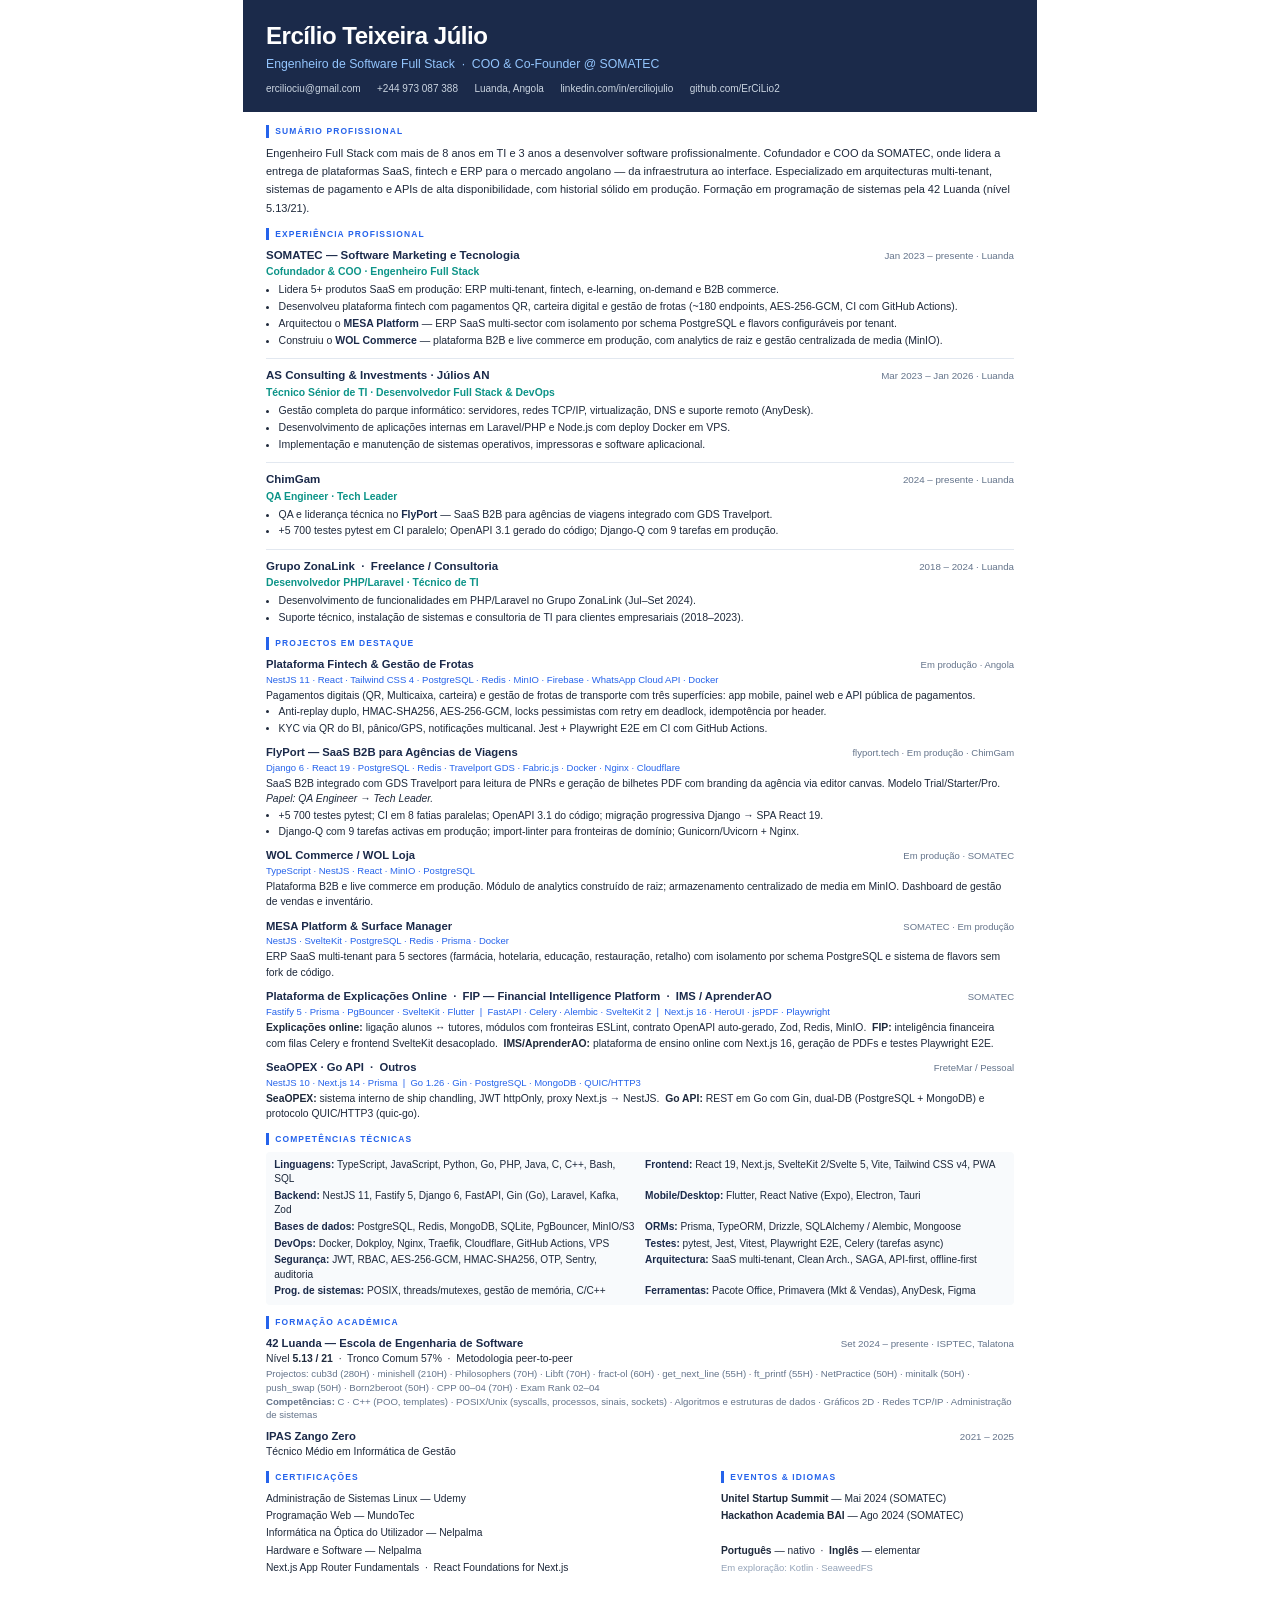
<file: Curriculum Vitae/cv_print.html>
<!DOCTYPE html>
<html lang="pt">
<head>
<meta charset="UTF-8">
<title>Ercílio Teixeira Júlio — CV 2026</title>
<style>
  *, *::before, *::after { box-sizing: border-box; margin: 0; padding: 0; }

  :root {
    --navy:  #1B2A4A;
    --blue:  #2563EB;
    --teal:  #0D9488;
    --text:  #1E293B;
    --muted: #64748B;
    --line:  #E2E8F0;
    --bg:    #F8FAFC;
  }

  html { font-size: 9.5pt; }

  body {
    font-family: 'Calibri', 'Segoe UI', 'Helvetica Neue', Arial, sans-serif;
    color: var(--text);
    background: #fff;
    max-width: 210mm;
    margin: 0 auto;
    line-height: 1.45;
  }

  /* HEADER */
  .cv-header { background: var(--navy); color: #fff; padding: 1.5rem 1.8rem 1.2rem; }
  .cv-header h1 { font-size: 1.9rem; font-weight: 700; letter-spacing: -.02em; margin-bottom: .2rem; }
  .cv-header .title { font-size: .97rem; color: #93C5FD; font-weight: 500; margin-bottom: .6rem; }
  .cv-header .contacts { display: flex; flex-wrap: wrap; gap: .18rem 1.3rem; font-size: .79rem; color: #CBD5E1; }
  .cv-header .contacts a { color: #CBD5E1; text-decoration: none; }

  /* BODY */
  .cv-body { padding: 1.1rem 1.8rem 1.3rem; }
  section { margin-bottom: .9rem; }

  h2 {
    font-size: .67rem; font-weight: 700; text-transform: uppercase;
    letter-spacing: .13em; color: var(--blue);
    border-left: 3px solid var(--blue); padding-left: .5rem;
    margin-bottom: .5rem;
  }

  /* SUMÁRIO */
  .summary p { font-size: .87rem; color: var(--text); line-height: 1.65; }

  /* EXPERIÊNCIA */
  .exp-item { margin-bottom: .65rem; padding-bottom: .65rem; border-bottom: 1px solid var(--line); }
  .exp-item:last-child { border-bottom: none; padding-bottom: 0; }
  .exp-top { display: flex; justify-content: space-between; align-items: baseline; margin-bottom: .08rem; }
  .exp-org { font-weight: 700; font-size: .91rem; color: var(--navy); }
  .exp-period { font-size: .77rem; color: var(--muted); white-space: nowrap; }
  .exp-role { font-size: .82rem; color: var(--teal); font-weight: 600; margin-bottom: .22rem; }
  .exp-item ul { padding-left: 1rem; }
  .exp-item ul li { font-size: .83rem; color: var(--text); margin-bottom: .09rem; line-height: 1.5; list-style: disc; }
  .exp-item ul li strong { color: var(--navy); }

  /* PROJECTOS */
  .proj-item { margin-bottom: .6rem; }
  .proj-top { display: flex; justify-content: space-between; align-items: baseline; margin-bottom: .04rem; }
  .proj-name { font-weight: 700; font-size: .89rem; color: var(--navy); }
  .proj-status { font-size: .75rem; color: var(--muted); }
  .proj-stack { font-size: .75rem; color: var(--blue); margin-bottom: .1rem; font-weight: 500; }
  .proj-desc { font-size: .82rem; color: var(--text); line-height: 1.5; }
  .proj-desc ul { padding-left: 1rem; margin-top: .07rem; }
  .proj-desc ul li { list-style: disc; margin-bottom: .05rem; }

  /* COMPETÊNCIAS */
  .skills-wrap { background: var(--bg); border-radius: 4px; padding: .5rem .65rem; display: grid; grid-template-columns: 1fr 1fr; gap: .2rem .8rem; }
  .skill-row { font-size: .8rem; color: var(--text); line-height: 1.4; }
  .skill-row strong { color: var(--navy); font-weight: 600; }

  /* FORMAÇÃO */
  .edu-item { margin-bottom: .45rem; }
  .edu-top { display: flex; justify-content: space-between; align-items: baseline; }
  .edu-inst { font-weight: 700; font-size: .89rem; color: var(--navy); }
  .edu-period { font-size: .77rem; color: var(--muted); }
  .edu-degree { font-size: .82rem; color: var(--text); }
  .edu-detail { font-size: .76rem; color: var(--muted); margin-top: .03rem; line-height: 1.45; }

  /* BOTTOM GRID */
  .bottom-grid { display: grid; grid-template-columns: 1.5fr 1fr; gap: 0 1.2rem; }
  .certs { font-size: .81rem; color: var(--text); line-height: 1.7; }
  .events-langs { font-size: .81rem; color: var(--text); line-height: 1.7; }

  /* PRINT */
  @page { size: A4; margin: 0; }
  @media print {
    body { -webkit-print-color-adjust: exact; print-color-adjust: exact; }
    .exp-item, .proj-item, .edu-item { page-break-inside: avoid; }
  }
</style>
</head>
<body>

<div class="cv-header">
  <h1>Ercílio Teixeira Júlio</h1>
  <div class="title">Engenheiro de Software Full Stack &nbsp;·&nbsp; COO &amp; Co-Founder @ SOMATEC</div>
  <div class="contacts">
    <span>erciliociu@gmail.com</span>
    <span>+244 973 087 388</span>
    <span>Luanda, Angola</span>
    <a href="https://linkedin.com/in/erciliojulio">linkedin.com/in/erciliojulio</a>
    <a href="https://github.com/ErCiLio2">github.com/ErCiLio2</a>
  </div>
</div>

<div class="cv-body">

  <section class="summary">
    <h2>Sumário Profissional</h2>
    <p>Engenheiro Full Stack com mais de 8 anos em TI e 3 anos a desenvolver software profissionalmente. Cofundador e COO da SOMATEC, onde lidera a entrega de plataformas SaaS, fintech e ERP para o mercado angolano — da infraestrutura ao interface. Especializado em arquitecturas multi-tenant, sistemas de pagamento e APIs de alta disponibilidade, com historial sólido em produção. Formação em programação de sistemas pela 42 Luanda (nível 5.13/21).</p>
  </section>

  <section>
    <h2>Experiência Profissional</h2>

    <div class="exp-item">
      <div class="exp-top">
        <span class="exp-org">SOMATEC — Software Marketing e Tecnologia</span>
        <span class="exp-period">Jan 2023 – presente · Luanda</span>
      </div>
      <div class="exp-role">Cofundador &amp; COO · Engenheiro Full Stack</div>
      <ul>
        <li>Lidera 5+ produtos SaaS em produção: ERP multi-tenant, fintech, e-learning, on-demand e B2B commerce.</li>
        <li>Desenvolveu plataforma fintech com pagamentos QR, carteira digital e gestão de frotas (~180 endpoints, AES-256-GCM, CI com GitHub Actions).</li>
        <li>Arquitectou o <strong>MESA Platform</strong> — ERP SaaS multi-sector com isolamento por schema PostgreSQL e flavors configuráveis por tenant.</li>
        <li>Construiu o <strong>WOL Commerce</strong> — plataforma B2B e live commerce em produção, com analytics de raiz e gestão centralizada de media (MinIO).</li>
      </ul>
    </div>

    <div class="exp-item">
      <div class="exp-top">
        <span class="exp-org">AS Consulting &amp; Investments · Júlios AN</span>
        <span class="exp-period">Mar 2023 – Jan 2026 · Luanda</span>
      </div>
      <div class="exp-role">Técnico Sénior de TI · Desenvolvedor Full Stack &amp; DevOps</div>
      <ul>
        <li>Gestão completa do parque informático: servidores, redes TCP/IP, virtualização, DNS e suporte remoto (AnyDesk).</li>
        <li>Desenvolvimento de aplicações internas em Laravel/PHP e Node.js com deploy Docker em VPS.</li>
        <li>Implementação e manutenção de sistemas operativos, impressoras e software aplicacional.</li>
      </ul>
    </div>

    <div class="exp-item">
      <div class="exp-top">
        <span class="exp-org">ChimGam</span>
        <span class="exp-period">2024 – presente · Luanda</span>
      </div>
      <div class="exp-role">QA Engineer · Tech Leader</div>
      <ul>
        <li>QA e liderança técnica no <strong>FlyPort</strong> — SaaS B2B para agências de viagens integrado com GDS Travelport.</li>
        <li>+5 700 testes pytest em CI paralelo; OpenAPI 3.1 gerado do código; Django-Q com 9 tarefas em produção.</li>
      </ul>
    </div>

    <div class="exp-item">
      <div class="exp-top">
        <span class="exp-org">Grupo ZonaLink &nbsp;·&nbsp; Freelance / Consultoria</span>
        <span class="exp-period">2018 – 2024 · Luanda</span>
      </div>
      <div class="exp-role">Desenvolvedor PHP/Laravel · Técnico de TI</div>
      <ul>
        <li>Desenvolvimento de funcionalidades em PHP/Laravel no Grupo ZonaLink (Jul–Set 2024).</li>
        <li>Suporte técnico, instalação de sistemas e consultoria de TI para clientes empresariais (2018–2023).</li>
      </ul>
    </div>
  </section>

  <section>
    <h2>Projectos em Destaque</h2>

    <div class="proj-item">
      <div class="proj-top">
        <span class="proj-name">Plataforma Fintech &amp; Gestão de Frotas</span>
        <span class="proj-status">Em produção · Angola</span>
      </div>
      <div class="proj-stack">NestJS 11 · React · Tailwind CSS 4 · PostgreSQL · Redis · MinIO · Firebase · WhatsApp Cloud API · Docker</div>
      <div class="proj-desc">
        Pagamentos digitais (QR, Multicaixa, carteira) e gestão de frotas de transporte com três superfícies: app mobile, painel web e API pública de pagamentos.
        <ul>
          <li>Anti-replay duplo, HMAC-SHA256, AES-256-GCM, locks pessimistas com retry em deadlock, idempotência por header.</li>
          <li>KYC via QR do BI, pânico/GPS, notificações multicanal. Jest + Playwright E2E em CI com GitHub Actions.</li>
        </ul>
      </div>
    </div>

    <div class="proj-item">
      <div class="proj-top">
        <span class="proj-name">FlyPort — SaaS B2B para Agências de Viagens</span>
        <span class="proj-status">flyport.tech · Em produção · ChimGam</span>
      </div>
      <div class="proj-stack">Django 6 · React 19 · PostgreSQL · Redis · Travelport GDS · Fabric.js · Docker · Nginx · Cloudflare</div>
      <div class="proj-desc">
        SaaS B2B integrado com GDS Travelport para leitura de PNRs e geração de bilhetes PDF com branding da agência via editor canvas. Modelo Trial/Starter/Pro. <em>Papel: QA Engineer → Tech Leader.</em>
        <ul>
          <li>+5 700 testes pytest; CI em 8 fatias paralelas; OpenAPI 3.1 do código; migração progressiva Django → SPA React 19.</li>
          <li>Django-Q com 9 tarefas activas em produção; import-linter para fronteiras de domínio; Gunicorn/Uvicorn + Nginx.</li>
        </ul>
      </div>
    </div>

    <div class="proj-item">
      <div class="proj-top">
        <span class="proj-name">WOL Commerce / WOL Loja</span>
        <span class="proj-status">Em produção · SOMATEC</span>
      </div>
      <div class="proj-stack">TypeScript · NestJS · React · MinIO · PostgreSQL</div>
      <div class="proj-desc">Plataforma B2B e live commerce em produção. Módulo de analytics construído de raiz; armazenamento centralizado de media em MinIO. Dashboard de gestão de vendas e inventário.</div>
    </div>

    <div class="proj-item">
      <div class="proj-top">
        <span class="proj-name">MESA Platform &amp; Surface Manager</span>
        <span class="proj-status">SOMATEC · Em produção</span>
      </div>
      <div class="proj-stack">NestJS · SvelteKit · PostgreSQL · Redis · Prisma · Docker</div>
      <div class="proj-desc">ERP SaaS multi-tenant para 5 sectores (farmácia, hotelaria, educação, restauração, retalho) com isolamento por schema PostgreSQL e sistema de flavors sem fork de código.</div>
    </div>

    <div class="proj-item">
      <div class="proj-top">
        <span class="proj-name">Plataforma de Explicações Online &nbsp;·&nbsp; FIP — Financial Intelligence Platform &nbsp;·&nbsp; IMS / AprenderAO</span>
        <span class="proj-status">SOMATEC</span>
      </div>
      <div class="proj-stack">Fastify 5 · Prisma · PgBouncer · SvelteKit · Flutter &nbsp;|&nbsp; FastAPI · Celery · Alembic · SvelteKit 2 &nbsp;|&nbsp; Next.js 16 · HeroUI · jsPDF · Playwright</div>
      <div class="proj-desc">
        <strong>Explicações online:</strong> ligação alunos ↔ tutores, módulos com fronteiras ESLint, contrato OpenAPI auto-gerado, Zod, Redis, MinIO.
        &nbsp;<strong>FIP:</strong> inteligência financeira com filas Celery e frontend SvelteKit desacoplado.
        &nbsp;<strong>IMS/AprenderAO:</strong> plataforma de ensino online com Next.js 16, geração de PDFs e testes Playwright E2E.
      </div>
    </div>

    <div class="proj-item">
      <div class="proj-top">
        <span class="proj-name">SeaOPEX · Go API &nbsp;·&nbsp; Outros</span>
        <span class="proj-status">FreteMar / Pessoal</span>
      </div>
      <div class="proj-stack">NestJS 10 · Next.js 14 · Prisma &nbsp;|&nbsp; Go 1.26 · Gin · PostgreSQL · MongoDB · QUIC/HTTP3</div>
      <div class="proj-desc">
        <strong>SeaOPEX:</strong> sistema interno de ship chandling, JWT httpOnly, proxy Next.js → NestJS.
        &nbsp;<strong>Go API:</strong> REST em Go com Gin, dual-DB (PostgreSQL + MongoDB) e protocolo QUIC/HTTP3 (quic-go).
      </div>
    </div>
  </section>

  <section>
    <h2>Competências Técnicas</h2>
    <div class="skills-wrap">
      <div class="skill-row"><strong>Linguagens:</strong> TypeScript, JavaScript, Python, Go, PHP, Java, C, C++, Bash, SQL</div>
      <div class="skill-row"><strong>Frontend:</strong> React 19, Next.js, SvelteKit 2/Svelte 5, Vite, Tailwind CSS v4, PWA</div>
      <div class="skill-row"><strong>Backend:</strong> NestJS 11, Fastify 5, Django 6, FastAPI, Gin (Go), Laravel, Kafka, Zod</div>
      <div class="skill-row"><strong>Mobile/Desktop:</strong> Flutter, React Native (Expo), Electron, Tauri</div>
      <div class="skill-row"><strong>Bases de dados:</strong> PostgreSQL, Redis, MongoDB, SQLite, PgBouncer, MinIO/S3</div>
      <div class="skill-row"><strong>ORMs:</strong> Prisma, TypeORM, Drizzle, SQLAlchemy / Alembic, Mongoose</div>
      <div class="skill-row"><strong>DevOps:</strong> Docker, Dokploy, Nginx, Traefik, Cloudflare, GitHub Actions, VPS</div>
      <div class="skill-row"><strong>Testes:</strong> pytest, Jest, Vitest, Playwright E2E, Celery (tarefas async)</div>
      <div class="skill-row"><strong>Segurança:</strong> JWT, RBAC, AES-256-GCM, HMAC-SHA256, OTP, Sentry, auditoria</div>
      <div class="skill-row"><strong>Arquitectura:</strong> SaaS multi-tenant, Clean Arch., SAGA, API-first, offline-first</div>
      <div class="skill-row"><strong>Prog. de sistemas:</strong> POSIX, threads/mutexes, gestão de memória, C/C++</div>
      <div class="skill-row"><strong>Ferramentas:</strong> Pacote Office, Primavera (Mkt &amp; Vendas), AnyDesk, Figma</div>
    </div>
  </section>

  <section>
    <h2>Formação Académica</h2>

    <div class="edu-item">
      <div class="edu-top">
        <span class="edu-inst">42 Luanda — Escola de Engenharia de Software</span>
        <span class="edu-period">Set 2024 – presente · ISPTEC, Talatona</span>
      </div>
      <div class="edu-degree">Nível <strong>5.13 / 21</strong> &nbsp;·&nbsp; Tronco Comum 57% &nbsp;·&nbsp; Metodologia peer-to-peer</div>
      <div class="edu-detail">
        Projectos: cub3d (280H) · minishell (210H) · Philosophers (70H) · Libft (70H) · fract-ol (60H) · get_next_line (55H) · ft_printf (55H) · NetPractice (50H) · minitalk (50H) · push_swap (50H) · Born2beroot (50H) · CPP 00–04 (70H) · Exam Rank 02–04<br>
        <strong>Competências:</strong> C · C++ (POO, templates) · POSIX/Unix (syscalls, processos, sinais, sockets) · Algoritmos e estruturas de dados · Gráficos 2D · Redes TCP/IP · Administração de sistemas
      </div>
    </div>

    <div class="edu-item">
      <div class="edu-top">
        <span class="edu-inst">IPAS Zango Zero</span>
        <span class="edu-period">2021 – 2025</span>
      </div>
      <div class="edu-degree">Técnico Médio em Informática de Gestão</div>
    </div>
  </section>

  <div class="bottom-grid">
    <section>
      <h2>Certificações</h2>
      <div class="certs">
        Administração de Sistemas Linux — Udemy<br>
        Programação Web — MundoTec<br>
        Informática na Óptica do Utilizador — Nelpalma<br>
        Hardware e Software — Nelpalma<br>
        Next.js App Router Fundamentals &nbsp;·&nbsp; React Foundations for Next.js
      </div>
    </section>

    <section>
      <h2>Eventos &amp; Idiomas</h2>
      <div class="events-langs">
        <strong>Unitel Startup Summit</strong> — Mai 2024 (SOMATEC)<br>
        <strong>Hackathon Academia BAI</strong> — Ago 2024 (SOMATEC)<br>
        <br>
        <strong>Português</strong> — nativo &nbsp;·&nbsp; <strong>Inglês</strong> — elementar<br>
        <span style="color:#94a3b8;font-size:.75rem">Em exploração: Kotlin · SeaweedFS</span>
      </div>
    </section>
  </div>

</div>
</body>
</html>
</file>
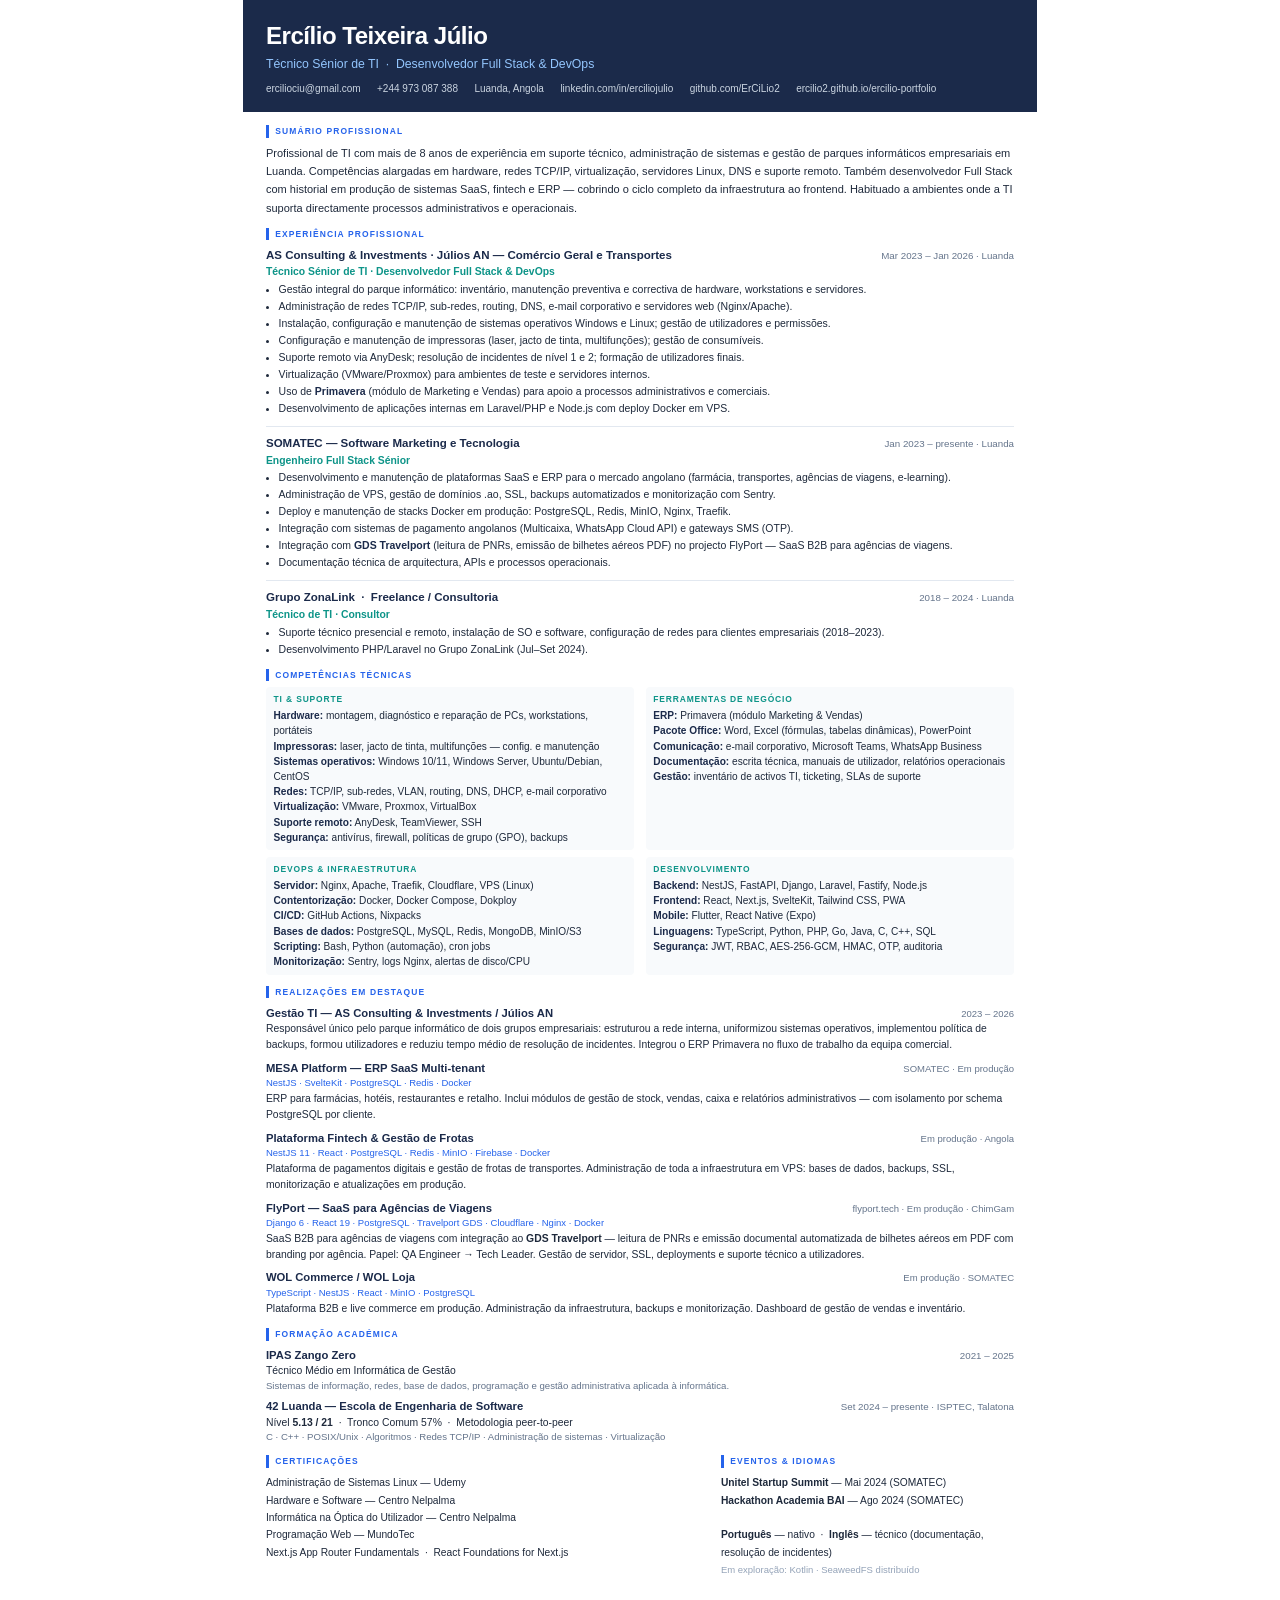
<file: Curriculum Vitae/cv_ti_admin.html>
<!doctype html>
<html lang="pt">
  <head>
    <meta charset="UTF-8" />
    <title>
      Ercílio Teixeira Júlio — CV TI &amp; Processos Administrativos 2026
    </title>
    <style>
      *,
      *::before,
      *::after {
        box-sizing: border-box;
        margin: 0;
        padding: 0;
      }

      :root {
        --navy: #1b2a4a;
        --blue: #2563eb;
        --teal: #0d9488;
        --text: #1e293b;
        --muted: #64748b;
        --line: #e2e8f0;
        --bg: #f8fafc;
      }

      html {
        font-size: 9.5pt;
      }

      body {
        font-family: "Calibri", "Segoe UI", "Helvetica Neue", Arial, sans-serif;
        color: var(--text);
        background: #fff;
        max-width: 210mm;
        margin: 0 auto;
        line-height: 1.45;
      }

      /* HEADER */
      .cv-header {
        background: var(--navy);
        color: #fff;
        padding: 1.5rem 1.8rem 1.2rem;
      }
      .cv-header h1 {
        font-size: 1.9rem;
        font-weight: 700;
        letter-spacing: -0.02em;
        margin-bottom: 0.2rem;
      }
      .cv-header .title {
        font-size: 0.97rem;
        color: #93c5fd;
        font-weight: 500;
        margin-bottom: 0.6rem;
      }
      .cv-header .contacts {
        display: flex;
        flex-wrap: wrap;
        gap: 0.18rem 1.3rem;
        font-size: 0.79rem;
        color: #cbd5e1;
      }
      .cv-header .contacts a {
        color: #cbd5e1;
        text-decoration: none;
      }

      /* BODY */
      .cv-body {
        padding: 1.1rem 1.8rem 1.3rem;
      }
      section {
        margin-bottom: 0.9rem;
      }

      h2 {
        font-size: 0.67rem;
        font-weight: 700;
        text-transform: uppercase;
        letter-spacing: 0.13em;
        color: var(--blue);
        border-left: 3px solid var(--blue);
        padding-left: 0.5rem;
        margin-bottom: 0.5rem;
      }

      /* SUMÁRIO */
      .summary p {
        font-size: 0.87rem;
        color: var(--text);
        line-height: 1.65;
      }

      /* EXPERIÊNCIA */
      .exp-item {
        margin-bottom: 0.65rem;
        padding-bottom: 0.65rem;
        border-bottom: 1px solid var(--line);
      }
      .exp-item:last-child {
        border-bottom: none;
        padding-bottom: 0;
      }
      .exp-top {
        display: flex;
        justify-content: space-between;
        align-items: baseline;
        margin-bottom: 0.08rem;
      }
      .exp-org {
        font-weight: 700;
        font-size: 0.91rem;
        color: var(--navy);
      }
      .exp-period {
        font-size: 0.77rem;
        color: var(--muted);
        white-space: nowrap;
      }
      .exp-role {
        font-size: 0.82rem;
        color: var(--teal);
        font-weight: 600;
        margin-bottom: 0.22rem;
      }
      .exp-item ul {
        padding-left: 1rem;
      }
      .exp-item ul li {
        font-size: 0.83rem;
        color: var(--text);
        margin-bottom: 0.09rem;
        line-height: 1.5;
        list-style: disc;
      }
      .exp-item ul li strong {
        color: var(--navy);
      }

      /* COMPETÊNCIAS — 2 blocos lado a lado */
      .skills-grid {
        display: grid;
        grid-template-columns: 1fr 1fr;
        gap: 0.55rem 0.9rem;
      }
      .skills-block {
        background: var(--bg);
        border-radius: 4px;
        padding: 0.42rem 0.6rem;
      }
      .skills-block h3 {
        font-size: 0.67rem;
        font-weight: 700;
        text-transform: uppercase;
        letter-spacing: 0.1em;
        color: var(--teal);
        margin-bottom: 0.25rem;
      }
      .skill-row {
        font-size: 0.8rem;
        color: var(--text);
        line-height: 1.5;
      }
      .skill-row strong {
        color: var(--navy);
        font-weight: 600;
      }

      /* PROJECTOS / REALIZAÇÕES */
      .proj-item {
        margin-bottom: 0.55rem;
      }
      .proj-top {
        display: flex;
        justify-content: space-between;
        align-items: baseline;
        margin-bottom: 0.04rem;
      }
      .proj-name {
        font-weight: 700;
        font-size: 0.89rem;
        color: var(--navy);
      }
      .proj-status {
        font-size: 0.75rem;
        color: var(--muted);
      }
      .proj-stack {
        font-size: 0.75rem;
        color: var(--blue);
        margin-bottom: 0.1rem;
        font-weight: 500;
      }
      .proj-desc {
        font-size: 0.82rem;
        color: var(--text);
        line-height: 1.5;
      }
      .proj-desc ul {
        padding-left: 1rem;
        margin-top: 0.07rem;
      }
      .proj-desc ul li {
        list-style: disc;
        margin-bottom: 0.05rem;
      }

      /* FORMAÇÃO */
      .edu-item {
        margin-bottom: 0.45rem;
      }
      .edu-top {
        display: flex;
        justify-content: space-between;
        align-items: baseline;
      }
      .edu-inst {
        font-weight: 700;
        font-size: 0.89rem;
        color: var(--navy);
      }
      .edu-period {
        font-size: 0.77rem;
        color: var(--muted);
      }
      .edu-degree {
        font-size: 0.82rem;
        color: var(--text);
      }
      .edu-detail {
        font-size: 0.76rem;
        color: var(--muted);
        margin-top: 0.03rem;
        line-height: 1.45;
      }

      /* BOTTOM GRID */
      .bottom-grid {
        display: grid;
        grid-template-columns: 1.5fr 1fr;
        gap: 0 1.2rem;
      }
      .certs {
        font-size: 0.81rem;
        color: var(--text);
        line-height: 1.7;
      }
      .events-langs {
        font-size: 0.81rem;
        color: var(--text);
        line-height: 1.7;
      }

      /* PRINT */
      @page {
        size: A4;
        margin: 0;
      }
      @media print {
        body {
          -webkit-print-color-adjust: exact;
          print-color-adjust: exact;
        }
        .exp-item,
        .proj-item,
        .edu-item,
        .skills-grid {
          page-break-inside: avoid;
        }
      }
    </style>
  </head>
  <body>
    <div class="cv-header">
      <h1>Ercílio Teixeira Júlio</h1>
      <div class="title">
        Técnico Sénior de TI &nbsp;·&nbsp; Desenvolvedor Full Stack &amp; DevOps
      </div>
      <div class="contacts">
        <span>erciliociu@gmail.com</span>
        <span>+244 973 087 388</span>
        <span>Luanda, Angola</span>
        <a href="https://linkedin.com/in/erciliojulio"
          >linkedin.com/in/erciliojulio</a
        >
        <a href="https://github.com/ErCiLio2">github.com/ErCiLio2</a>
        <a href="https://ercilio2.github.io/ercilio-portfolio/"
          >ercilio2.github.io/ercilio-portfolio</a
        >
      </div>
    </div>

    <div class="cv-body">
      <section class="summary">
        <h2>Sumário Profissional</h2>
        <p>
          Profissional de TI com mais de 8 anos de experiência em suporte
          técnico, administração de sistemas e gestão de parques informáticos
          empresariais em Luanda. Competências alargadas em hardware, redes
          TCP/IP, virtualização, servidores Linux, DNS e suporte remoto. Também
          desenvolvedor Full Stack com historial em produção de sistemas SaaS,
          fintech e ERP — cobrindo o ciclo completo da infraestrutura ao
          frontend. Habituado a ambientes onde a TI suporta directamente
          processos administrativos e operacionais.
        </p>
      </section>

      <section>
        <h2>Experiência Profissional</h2>

        <div class="exp-item">
          <div class="exp-top">
            <span class="exp-org"
              >AS Consulting &amp; Investments · Júlios AN — Comércio Geral e
              Transportes</span
            >
            <span class="exp-period">Mar 2023 – Jan 2026 · Luanda</span>
          </div>
          <div class="exp-role">
            Técnico Sénior de TI · Desenvolvedor Full Stack &amp; DevOps
          </div>
          <ul>
            <li>
              Gestão integral do parque informático: inventário, manutenção
              preventiva e correctiva de hardware, workstations e servidores.
            </li>
            <li>
              Administração de redes TCP/IP, sub-redes, routing, DNS, e-mail
              corporativo e servidores web (Nginx/Apache).
            </li>
            <li>
              Instalação, configuração e manutenção de sistemas operativos
              Windows e Linux; gestão de utilizadores e permissões.
            </li>
            <li>
              Configuração e manutenção de impressoras (laser, jacto de tinta,
              multifunções); gestão de consumíveis.
            </li>
            <li>
              Suporte remoto via AnyDesk; resolução de incidentes de nível 1 e
              2; formação de utilizadores finais.
            </li>
            <li>
              Virtualização (VMware/Proxmox) para ambientes de teste e
              servidores internos.
            </li>
            <li>
              Uso de <strong>Primavera</strong> (módulo de Marketing e Vendas)
              para apoio a processos administrativos e comerciais.
            </li>
            <li>
              Desenvolvimento de aplicações internas em Laravel/PHP e Node.js
              com deploy Docker em VPS.
            </li>
          </ul>
        </div>

        <div class="exp-item">
          <div class="exp-top">
            <span class="exp-org"
              >SOMATEC — Software Marketing e Tecnologia</span
            >
            <span class="exp-period">Jan 2023 – presente · Luanda</span>
          </div>
          <div class="exp-role">Engenheiro Full Stack Sénior</div>
          <ul>
            <li>
              Desenvolvimento e manutenção de plataformas SaaS e ERP para o
              mercado angolano (farmácia, transportes, agências de viagens,
              e-learning).
            </li>
            <li>
              Administração de VPS, gestão de domínios .ao, SSL, backups
              automatizados e monitorização com Sentry.
            </li>
            <li>
              Deploy e manutenção de stacks Docker em produção: PostgreSQL,
              Redis, MinIO, Nginx, Traefik.
            </li>
            <li>
              Integração com sistemas de pagamento angolanos (Multicaixa,
              WhatsApp Cloud API) e gateways SMS (OTP).
            </li>
            <li>
              Integração com <strong>GDS Travelport</strong> (leitura de PNRs,
              emissão de bilhetes aéreos PDF) no projecto FlyPort — SaaS B2B
              para agências de viagens.
            </li>
            <li>
              Documentação técnica de arquitectura, APIs e processos
              operacionais.
            </li>
          </ul>
        </div>

        <div class="exp-item">
          <div class="exp-top">
            <span class="exp-org"
              >Grupo ZonaLink &nbsp;·&nbsp; Freelance / Consultoria</span
            >
            <span class="exp-period">2018 – 2024 · Luanda</span>
          </div>
          <div class="exp-role">Técnico de TI · Consultor</div>
          <ul>
            <li>
              Suporte técnico presencial e remoto, instalação de SO e software,
              configuração de redes para clientes empresariais (2018–2023).
            </li>
            <li>
              Desenvolvimento PHP/Laravel no Grupo ZonaLink (Jul–Set 2024).
            </li>
          </ul>
        </div>
      </section>

      <section>
        <h2>Competências Técnicas</h2>
        <div class="skills-grid">
          <div class="skills-block">
            <h3>TI &amp; Suporte</h3>
            <div class="skill-row">
              <strong>Hardware:</strong> montagem, diagnóstico e reparação de
              PCs, workstations, portáteis
            </div>
            <div class="skill-row">
              <strong>Impressoras:</strong> laser, jacto de tinta, multifunções
              — config. e manutenção
            </div>
            <div class="skill-row">
              <strong>Sistemas operativos:</strong> Windows 10/11, Windows
              Server, Ubuntu/Debian, CentOS
            </div>
            <div class="skill-row">
              <strong>Redes:</strong> TCP/IP, sub-redes, VLAN, routing, DNS,
              DHCP, e-mail corporativo
            </div>
            <div class="skill-row">
              <strong>Virtualização:</strong> VMware, Proxmox, VirtualBox
            </div>
            <div class="skill-row">
              <strong>Suporte remoto:</strong> AnyDesk, TeamViewer, SSH
            </div>
            <div class="skill-row">
              <strong>Segurança:</strong> antivírus, firewall, políticas de
              grupo (GPO), backups
            </div>
          </div>

          <div class="skills-block">
            <h3>Ferramentas de Negócio</h3>
            <div class="skill-row">
              <strong>ERP:</strong> Primavera (módulo Marketing &amp; Vendas)
            </div>
            <div class="skill-row">
              <strong>Pacote Office:</strong> Word, Excel (fórmulas, tabelas
              dinâmicas), PowerPoint
            </div>
            <div class="skill-row">
              <strong>Comunicação:</strong> e-mail corporativo, Microsoft Teams,
              WhatsApp Business
            </div>
            <div class="skill-row">
              <strong>Documentação:</strong> escrita técnica, manuais de
              utilizador, relatórios operacionais
            </div>
            <div class="skill-row">
              <strong>Gestão:</strong> inventário de activos TI, ticketing, SLAs
              de suporte
            </div>
          </div>

          <div class="skills-block">
            <h3>DevOps &amp; Infraestrutura</h3>
            <div class="skill-row">
              <strong>Servidor:</strong> Nginx, Apache, Traefik, Cloudflare, VPS
              (Linux)
            </div>
            <div class="skill-row">
              <strong>Contentorização:</strong> Docker, Docker Compose, Dokploy
            </div>
            <div class="skill-row">
              <strong>CI/CD:</strong> GitHub Actions, Nixpacks
            </div>
            <div class="skill-row">
              <strong>Bases de dados:</strong> PostgreSQL, MySQL, Redis,
              MongoDB, MinIO/S3
            </div>
            <div class="skill-row">
              <strong>Scripting:</strong> Bash, Python (automação), cron jobs
            </div>
            <div class="skill-row">
              <strong>Monitorização:</strong> Sentry, logs Nginx, alertas de
              disco/CPU
            </div>
          </div>

          <div class="skills-block">
            <h3>Desenvolvimento</h3>
            <div class="skill-row">
              <strong>Backend:</strong> NestJS, FastAPI, Django, Laravel,
              Fastify, Node.js
            </div>
            <div class="skill-row">
              <strong>Frontend:</strong> React, Next.js, SvelteKit, Tailwind
              CSS, PWA
            </div>
            <div class="skill-row">
              <strong>Mobile:</strong> Flutter, React Native (Expo)
            </div>
            <div class="skill-row">
              <strong>Linguagens:</strong> TypeScript, Python, PHP, Go, Java, C,
              C++, SQL
            </div>
            <div class="skill-row">
              <strong>Segurança:</strong> JWT, RBAC, AES-256-GCM, HMAC, OTP,
              auditoria
            </div>
          </div>
        </div>
      </section>

      <section>
        <h2>Realizações em Destaque</h2>

        <div class="proj-item">
          <div class="proj-top">
            <span class="proj-name"
              >Gestão TI — AS Consulting &amp; Investments / Júlios AN</span
            >
            <span class="proj-status">2023 – 2026</span>
          </div>
          <div class="proj-desc">
            Responsável único pelo parque informático de dois grupos
            empresariais: estruturou a rede interna, uniformizou sistemas
            operativos, implementou política de backups, formou utilizadores e
            reduziu tempo médio de resolução de incidentes. Integrou o ERP
            Primavera no fluxo de trabalho da equipa comercial.
          </div>
        </div>

        <div class="proj-item">
          <div class="proj-top">
            <span class="proj-name">MESA Platform — ERP SaaS Multi-tenant</span>
            <span class="proj-status">SOMATEC · Em produção</span>
          </div>
          <div class="proj-stack">
            NestJS · SvelteKit · PostgreSQL · Redis · Docker
          </div>
          <div class="proj-desc">
            ERP para farmácias, hotéis, restaurantes e retalho. Inclui módulos
            de gestão de stock, vendas, caixa e relatórios administrativos — com
            isolamento por schema PostgreSQL por cliente.
          </div>
        </div>

        <div class="proj-item">
          <div class="proj-top">
            <span class="proj-name"
              >Plataforma Fintech &amp; Gestão de Frotas</span
            >
            <span class="proj-status">Em produção · Angola</span>
          </div>
          <div class="proj-stack">
            NestJS 11 · React · PostgreSQL · Redis · MinIO · Firebase · Docker
          </div>
          <div class="proj-desc">
            Plataforma de pagamentos digitais e gestão de frotas de transportes.
            Administração de toda a infraestrutura em VPS: bases de dados,
            backups, SSL, monitorização e atualizações em produção.
          </div>
        </div>

        <div class="proj-item">
          <div class="proj-top">
            <span class="proj-name"
              >FlyPort — SaaS para Agências de Viagens</span
            >
            <span class="proj-status"
              >flyport.tech · Em produção · ChimGam</span
            >
          </div>
          <div class="proj-stack">
            Django 6 · React 19 · PostgreSQL · Travelport GDS · Cloudflare ·
            Nginx · Docker
          </div>
          <div class="proj-desc">
            SaaS B2B para agências de viagens com integração ao
            <strong>GDS Travelport</strong> — leitura de PNRs e emissão
            documental automatizada de bilhetes aéreos em PDF com branding por
            agência. Papel: QA Engineer → Tech Leader. Gestão de servidor, SSL,
            deployments e suporte técnico a utilizadores.
          </div>
        </div>

        <div class="proj-item">
          <div class="proj-top">
            <span class="proj-name">WOL Commerce / WOL Loja</span>
            <span class="proj-status">Em produção · SOMATEC</span>
          </div>
          <div class="proj-stack">
            TypeScript · NestJS · React · MinIO · PostgreSQL
          </div>
          <div class="proj-desc">
            Plataforma B2B e live commerce em produção. Administração da
            infraestrutura, backups e monitorização. Dashboard de gestão de
            vendas e inventário.
          </div>
        </div>
      </section>

      <section>
        <h2>Formação Académica</h2>

        <div class="edu-item">
          <div class="edu-top">
            <span class="edu-inst">IPAS Zango Zero</span>
            <span class="edu-period">2021 – 2025</span>
          </div>
          <div class="edu-degree">Técnico Médio em Informática de Gestão</div>
          <div class="edu-detail">
            Sistemas de informação, redes, base de dados, programação e gestão
            administrativa aplicada à informática.
          </div>
        </div>

        <div class="edu-item">
          <div class="edu-top">
            <span class="edu-inst"
              >42 Luanda — Escola de Engenharia de Software</span
            >
            <span class="edu-period"
              >Set 2024 – presente · ISPTEC, Talatona</span
            >
          </div>
          <div class="edu-degree">
            Nível <strong>5.13 / 21</strong> &nbsp;·&nbsp; Tronco Comum 57%
            &nbsp;·&nbsp; Metodologia peer-to-peer
          </div>
          <div class="edu-detail">
            C · C++ · POSIX/Unix · Algoritmos · Redes TCP/IP · Administração de
            sistemas · Virtualização
          </div>
        </div>
      </section>

      <div class="bottom-grid">
        <section>
          <h2>Certificações</h2>
          <div class="certs">
            Administração de Sistemas Linux — Udemy<br />
            Hardware e Software — Centro Nelpalma<br />
            Informática na Óptica do Utilizador — Centro Nelpalma<br />
            Programação Web — MundoTec<br />
            Next.js App Router Fundamentals &nbsp;·&nbsp; React Foundations for
            Next.js
          </div>
        </section>

        <section>
          <h2>Eventos &amp; Idiomas</h2>
          <div class="events-langs">
            <strong>Unitel Startup Summit</strong> — Mai 2024 (SOMATEC)<br />
            <strong>Hackathon Academia BAI</strong> — Ago 2024 (SOMATEC)<br />
            <br />
            <strong>Português</strong> — nativo &nbsp;·&nbsp;
            <strong>Inglês</strong> — técnico (documentação, resolução de
            incidentes)<br />
            <span style="color: #94a3b8; font-size: 0.75rem"
              >Em exploração: Kotlin · SeaweedFS distribuído</span
            >
          </div>
        </section>
      </div>
    </div>
  </body>
</html>
</file>
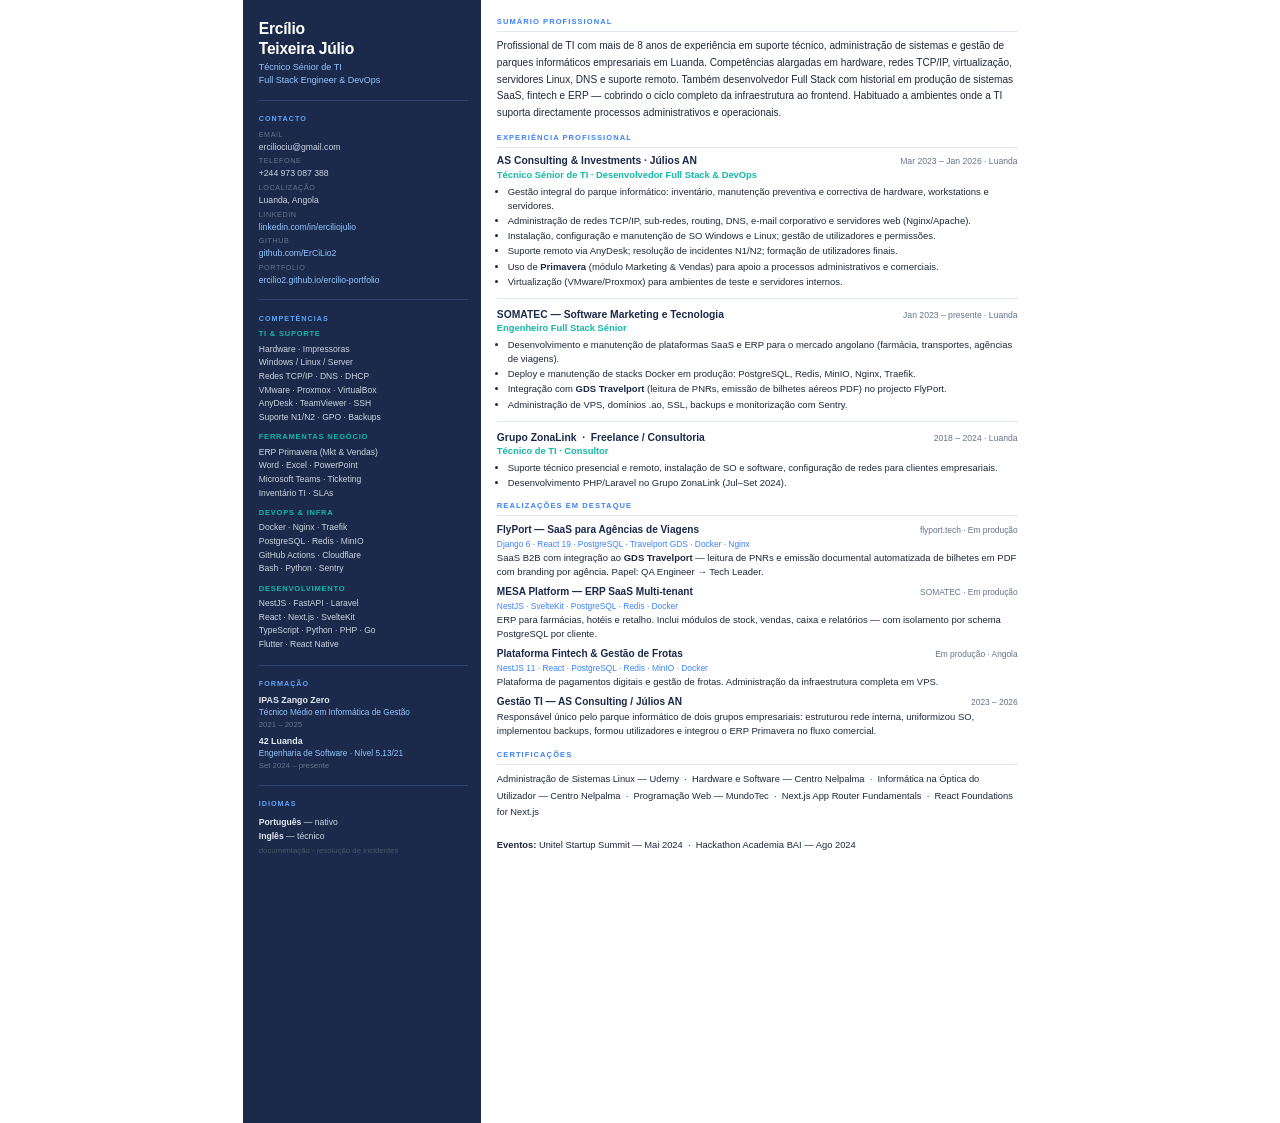
<file: Curriculum Vitae/cv_ti_admin_v2_sidebar.html>
<!doctype html>
<html lang="pt">
  <head>
    <meta charset="UTF-8" />
    <title>Ercílio Teixeira Júlio — CV TI &amp; Admin 2026 (Sidebar)</title>
    <style>
      *,
      *::before,
      *::after {
        box-sizing: border-box;
        margin: 0;
        padding: 0;
      }

      :root {
        --navy: #1b2a4a;
        --navy-light: #243459;
        --blue: #3b82f6;
        --teal: #14b8a6;
        --text: #1e293b;
        --muted: #64748b;
        --line: #e2e8f0;
        --bg: #f8fafc;
        --sidebar-w: 30%;
        --main-w: 70%;
      }

      html {
        font-size: 9pt;
      }

      body {
        font-family: "Calibri", "Segoe UI", "Helvetica Neue", Arial, sans-serif;
        color: var(--text);
        background: #fff;
        width: 210mm;
        margin: 0 auto;
        min-height: 297mm;
        display: flex;
        line-height: 1.45;
      }

      /* ── SIDEBAR ── */
      .sidebar {
        width: var(--sidebar-w);
        min-width: var(--sidebar-w);
        background: var(--navy);
        color: #e2e8f0;
        padding: 1.6rem 1.1rem 1.6rem 1.3rem;
        display: flex;
        flex-direction: column;
        gap: 1.1rem;
      }

      .sb-name {
        font-size: 1.3rem;
        font-weight: 700;
        color: #fff;
        letter-spacing: -0.015em;
        line-height: 1.25;
      }

      .sb-title {
        font-size: 0.75rem;
        color: #93c5fd;
        font-weight: 500;
        margin-top: 0.25rem;
        line-height: 1.4;
      }

      .sb-divider {
        border: none;
        border-top: 1px solid #2e4270;
        margin: 0;
      }

      .sb-section-title {
        font-size: 0.6rem;
        font-weight: 700;
        text-transform: uppercase;
        letter-spacing: 0.14em;
        color: #60a5fa;
        margin-bottom: 0.45rem;
      }

      /* Contacts */
      .sb-contacts {
        display: flex;
        flex-direction: column;
        gap: 0.3rem;
      }

      .sb-contact-item {
        font-size: 0.72rem;
        color: #cbd5e1;
        line-height: 1.4;
        word-break: break-all;
      }

      .sb-contact-item a {
        color: #93c5fd;
        text-decoration: none;
      }

      .sb-contact-label {
        display: block;
        font-size: 0.6rem;
        color: #64748b;
        text-transform: uppercase;
        letter-spacing: 0.08em;
        margin-bottom: 0.08rem;
      }

      /* Skills in sidebar */
      .sb-skill-group {
        margin-bottom: 0.65rem;
      }

      .sb-skill-group:last-child {
        margin-bottom: 0;
      }

      .sb-skill-cat {
        font-size: 0.63rem;
        font-weight: 700;
        color: var(--teal);
        text-transform: uppercase;
        letter-spacing: 0.1em;
        margin-bottom: 0.2rem;
      }

      .sb-skill-list {
        font-size: 0.71rem;
        color: #cbd5e1;
        line-height: 1.6;
      }

      .sb-skill-list span {
        color: #94a3b8;
      }

      /* Languages */
      .sb-lang {
        font-size: 0.72rem;
        color: #cbd5e1;
        line-height: 1.65;
      }

      .sb-lang strong {
        color: #e2e8f0;
      }

      /* Education in sidebar */
      .sb-edu-item {
        margin-bottom: 0.5rem;
      }

      .sb-edu-item:last-child {
        margin-bottom: 0;
      }

      .sb-edu-inst {
        font-size: 0.74rem;
        font-weight: 700;
        color: #e2e8f0;
        line-height: 1.3;
      }

      .sb-edu-degree {
        font-size: 0.69rem;
        color: #93c5fd;
        margin-top: 0.05rem;
      }

      .sb-edu-period {
        font-size: 0.65rem;
        color: #64748b;
      }

      /* ── MAIN ── */
      .main {
        flex: 1;
        padding: 1.4rem 1.6rem 1.4rem 1.3rem;
        background: #fff;
        overflow: hidden;
      }

      section {
        margin-bottom: 0.95rem;
      }

      h2 {
        font-size: 0.63rem;
        font-weight: 700;
        text-transform: uppercase;
        letter-spacing: 0.14em;
        color: var(--blue);
        border-bottom: 1.5px solid var(--line);
        padding-bottom: 0.25rem;
        margin-bottom: 0.55rem;
      }

      /* Summary */
      .summary p {
        font-size: 0.84rem;
        color: var(--text);
        line-height: 1.65;
      }

      /* Experience */
      .exp-item {
        margin-bottom: 0.7rem;
        padding-bottom: 0.7rem;
        border-bottom: 1px solid var(--line);
      }

      .exp-item:last-child {
        border-bottom: none;
        padding-bottom: 0;
        margin-bottom: 0;
      }

      .exp-top {
        display: flex;
        justify-content: space-between;
        align-items: baseline;
        gap: 0.5rem;
        margin-bottom: 0.06rem;
      }

      .exp-org {
        font-weight: 700;
        font-size: 0.86rem;
        color: var(--navy);
        line-height: 1.3;
      }

      .exp-period {
        font-size: 0.72rem;
        color: var(--muted);
        white-space: nowrap;
        flex-shrink: 0;
      }

      .exp-role {
        font-size: 0.78rem;
        color: var(--teal);
        font-weight: 600;
        margin-bottom: 0.2rem;
      }

      .exp-item ul {
        padding-left: 0.9rem;
      }

      .exp-item ul li {
        font-size: 0.79rem;
        color: var(--text);
        margin-bottom: 0.08rem;
        line-height: 1.5;
        list-style: disc;
      }

      .exp-item ul li strong {
        color: var(--navy);
      }

      /* Projects */
      .proj-item {
        margin-bottom: 0.5rem;
      }

      .proj-top {
        display: flex;
        justify-content: space-between;
        align-items: baseline;
        gap: 0.5rem;
      }

      .proj-name {
        font-weight: 700;
        font-size: 0.84rem;
        color: var(--navy);
      }

      .proj-status {
        font-size: 0.7rem;
        color: var(--muted);
        white-space: nowrap;
        flex-shrink: 0;
      }

      .proj-stack {
        font-size: 0.7rem;
        color: var(--blue);
        margin-bottom: 0.08rem;
        font-weight: 500;
      }

      .proj-desc {
        font-size: 0.79rem;
        color: var(--text);
        line-height: 1.5;
      }

      /* Certifications */
      .certs {
        font-size: 0.78rem;
        color: var(--text);
        line-height: 1.75;
      }

      /* PRINT */
      @page {
        size: A4;
        margin: 0;
      }

      @media print {
        body {
          -webkit-print-color-adjust: exact;
          print-color-adjust: exact;
        }

        .sidebar {
          -webkit-print-color-adjust: exact;
          print-color-adjust: exact;
        }

        .exp-item,
        .proj-item {
          page-break-inside: avoid;
        }
      }
    </style>
  </head>
  <body>
    <!-- ── SIDEBAR ── -->
    <aside class="sidebar">
      <div>
        <div class="sb-name">Ercílio<br />Teixeira Júlio</div>
        <div class="sb-title">
          Técnico Sénior de TI<br />Full Stack Engineer &amp; DevOps
        </div>
      </div>

      <hr class="sb-divider" />

      <div>
        <div class="sb-section-title">Contacto</div>
        <div class="sb-contacts">
          <div class="sb-contact-item">
            <span class="sb-contact-label">Email</span>
            erciliociu@gmail.com
          </div>
          <div class="sb-contact-item">
            <span class="sb-contact-label">Telefone</span>
            +244 973 087 388
          </div>
          <div class="sb-contact-item">
            <span class="sb-contact-label">Localização</span>
            Luanda, Angola
          </div>
          <div class="sb-contact-item">
            <span class="sb-contact-label">LinkedIn</span>
            <a href="https://linkedin.com/in/erciliojulio"
              >linkedin.com/in/erciliojulio</a
            >
          </div>
          <div class="sb-contact-item">
            <span class="sb-contact-label">GitHub</span>
            <a href="https://github.com/ErCiLio2">github.com/ErCiLio2</a>
          </div>
          <div class="sb-contact-item">
            <span class="sb-contact-label">Portfolio</span>
            <a href="https://ercilio2.github.io/ercilio-portfolio/"
              >ercilio2.github.io/ercilio-portfolio</a
            >
          </div>
        </div>
      </div>

      <hr class="sb-divider" />

      <div>
        <div class="sb-section-title">Competências</div>

        <div class="sb-skill-group">
          <div class="sb-skill-cat">TI &amp; Suporte</div>
          <div class="sb-skill-list">
            Hardware · Impressoras<br />
            Windows / Linux / Server<br />
            Redes TCP/IP · DNS · DHCP<br />
            VMware · Proxmox · VirtualBox<br />
            AnyDesk · TeamViewer · SSH<br />
            Suporte N1/N2 · GPO · Backups
          </div>
        </div>

        <div class="sb-skill-group">
          <div class="sb-skill-cat">Ferramentas Negócio</div>
          <div class="sb-skill-list">
            ERP Primavera (Mkt &amp; Vendas)<br />
            Word · Excel · PowerPoint<br />
            Microsoft Teams · Ticketing<br />
            Inventário TI · SLAs
          </div>
        </div>

        <div class="sb-skill-group">
          <div class="sb-skill-cat">DevOps &amp; Infra</div>
          <div class="sb-skill-list">
            Docker · Nginx · Traefik<br />
            PostgreSQL · Redis · MinIO<br />
            GitHub Actions · Cloudflare<br />
            Bash · Python · Sentry
          </div>
        </div>

        <div class="sb-skill-group">
          <div class="sb-skill-cat">Desenvolvimento</div>
          <div class="sb-skill-list">
            NestJS · FastAPI · Laravel<br />
            React · Next.js · SvelteKit<br />
            TypeScript · Python · PHP · Go<br />
            Flutter · React Native
          </div>
        </div>
      </div>

      <hr class="sb-divider" />

      <div>
        <div class="sb-section-title">Formação</div>
        <div class="sb-edu-item">
          <div class="sb-edu-inst">IPAS Zango Zero</div>
          <div class="sb-edu-degree">
            Técnico Médio em Informática de Gestão
          </div>
          <div class="sb-edu-period">2021 – 2025</div>
        </div>
        <div class="sb-edu-item">
          <div class="sb-edu-inst">42 Luanda</div>
          <div class="sb-edu-degree">
            Engenharia de Software · Nível 5.13/21
          </div>
          <div class="sb-edu-period">Set 2024 – presente</div>
        </div>
      </div>

      <hr class="sb-divider" />

      <div>
        <div class="sb-section-title">Idiomas</div>
        <div class="sb-lang">
          <strong>Português</strong> — nativo<br />
          <strong>Inglês</strong> — técnico<br />
          <span style="font-size: 0.65rem; color: #475569"
            >documentação · resolução de incidentes</span
          >
        </div>
      </div>
    </aside>

    <!-- ── MAIN ── -->
    <main class="main">
      <section class="summary">
        <h2>Sumário Profissional</h2>
        <p>
          Profissional de TI com mais de 8 anos de experiência em suporte
          técnico, administração de sistemas e gestão de parques informáticos
          empresariais em Luanda. Competências alargadas em hardware, redes
          TCP/IP, virtualização, servidores Linux, DNS e suporte remoto. Também
          desenvolvedor Full Stack com historial em produção de sistemas SaaS,
          fintech e ERP — cobrindo o ciclo completo da infraestrutura ao
          frontend. Habituado a ambientes onde a TI suporta directamente
          processos administrativos e operacionais.
        </p>
      </section>

      <section>
        <h2>Experiência Profissional</h2>

        <div class="exp-item">
          <div class="exp-top">
            <span class="exp-org"
              >AS Consulting &amp; Investments · Júlios AN</span
            >
            <span class="exp-period">Mar 2023 – Jan 2026 · Luanda</span>
          </div>
          <div class="exp-role">
            Técnico Sénior de TI · Desenvolvedor Full Stack &amp; DevOps
          </div>
          <ul>
            <li>
              Gestão integral do parque informático: inventário, manutenção
              preventiva e correctiva de hardware, workstations e servidores.
            </li>
            <li>
              Administração de redes TCP/IP, sub-redes, routing, DNS, e-mail
              corporativo e servidores web (Nginx/Apache).
            </li>
            <li>
              Instalação, configuração e manutenção de SO Windows e Linux;
              gestão de utilizadores e permissões.
            </li>
            <li>
              Suporte remoto via AnyDesk; resolução de incidentes N1/N2;
              formação de utilizadores finais.
            </li>
            <li>
              Uso de <strong>Primavera</strong> (módulo Marketing &amp; Vendas)
              para apoio a processos administrativos e comerciais.
            </li>
            <li>
              Virtualização (VMware/Proxmox) para ambientes de teste e
              servidores internos.
            </li>
          </ul>
        </div>

        <div class="exp-item">
          <div class="exp-top">
            <span class="exp-org"
              >SOMATEC — Software Marketing e Tecnologia</span
            >
            <span class="exp-period">Jan 2023 – presente · Luanda</span>
          </div>
          <div class="exp-role">Engenheiro Full Stack Sénior</div>
          <ul>
            <li>
              Desenvolvimento e manutenção de plataformas SaaS e ERP para o
              mercado angolano (farmácia, transportes, agências de viagens).
            </li>
            <li>
              Deploy e manutenção de stacks Docker em produção: PostgreSQL,
              Redis, MinIO, Nginx, Traefik.
            </li>
            <li>
              Integração com <strong>GDS Travelport</strong> (leitura de PNRs,
              emissão de bilhetes aéreos PDF) no projecto FlyPort.
            </li>
            <li>
              Administração de VPS, domínios .ao, SSL, backups e monitorização
              com Sentry.
            </li>
          </ul>
        </div>

        <div class="exp-item">
          <div class="exp-top">
            <span class="exp-org"
              >Grupo ZonaLink &nbsp;·&nbsp; Freelance / Consultoria</span
            >
            <span class="exp-period">2018 – 2024 · Luanda</span>
          </div>
          <div class="exp-role">Técnico de TI · Consultor</div>
          <ul>
            <li>
              Suporte técnico presencial e remoto, instalação de SO e software,
              configuração de redes para clientes empresariais.
            </li>
            <li>
              Desenvolvimento PHP/Laravel no Grupo ZonaLink (Jul–Set 2024).
            </li>
          </ul>
        </div>
      </section>

      <section>
        <h2>Realizações em Destaque</h2>

        <div class="proj-item">
          <div class="proj-top">
            <span class="proj-name"
              >FlyPort — SaaS para Agências de Viagens</span
            >
            <span class="proj-status">flyport.tech · Em produção</span>
          </div>
          <div class="proj-stack">
            Django 6 · React 19 · PostgreSQL · Travelport GDS · Docker · Nginx
          </div>
          <div class="proj-desc">
            SaaS B2B com integração ao <strong>GDS Travelport</strong> — leitura
            de PNRs e emissão documental automatizada de bilhetes em PDF com
            branding por agência. Papel: QA Engineer → Tech Leader.
          </div>
        </div>

        <div class="proj-item">
          <div class="proj-top">
            <span class="proj-name">MESA Platform — ERP SaaS Multi-tenant</span>
            <span class="proj-status">SOMATEC · Em produção</span>
          </div>
          <div class="proj-stack">
            NestJS · SvelteKit · PostgreSQL · Redis · Docker
          </div>
          <div class="proj-desc">
            ERP para farmácias, hotéis e retalho. Inclui módulos de stock,
            vendas, caixa e relatórios — com isolamento por schema PostgreSQL
            por cliente.
          </div>
        </div>

        <div class="proj-item">
          <div class="proj-top">
            <span class="proj-name"
              >Plataforma Fintech &amp; Gestão de Frotas</span
            >
            <span class="proj-status">Em produção · Angola</span>
          </div>
          <div class="proj-stack">
            NestJS 11 · React · PostgreSQL · Redis · MinIO · Docker
          </div>
          <div class="proj-desc">
            Plataforma de pagamentos digitais e gestão de frotas. Administração
            da infraestrutura completa em VPS.
          </div>
        </div>

        <div class="proj-item">
          <div class="proj-top">
            <span class="proj-name">Gestão TI — AS Consulting / Júlios AN</span>
            <span class="proj-status">2023 – 2026</span>
          </div>
          <div class="proj-desc">
            Responsável único pelo parque informático de dois grupos
            empresariais: estruturou rede interna, uniformizou SO, implementou
            backups, formou utilizadores e integrou o ERP Primavera no fluxo
            comercial.
          </div>
        </div>
      </section>

      <section>
        <h2>Certificações</h2>
        <div class="certs">
          Administração de Sistemas Linux — Udemy &nbsp;·&nbsp; Hardware e
          Software — Centro Nelpalma &nbsp;·&nbsp; Informática na Óptica do
          Utilizador — Centro Nelpalma &nbsp;·&nbsp; Programação Web — MundoTec
          &nbsp;·&nbsp; Next.js App Router Fundamentals &nbsp;·&nbsp; React
          Foundations for Next.js<br />
          <br />
          <strong>Eventos:</strong> Unitel Startup Summit — Mai 2024
          &nbsp;·&nbsp; Hackathon Academia BAI — Ago 2024
        </div>
      </section>
    </main>
  </body>
</html>
</file>
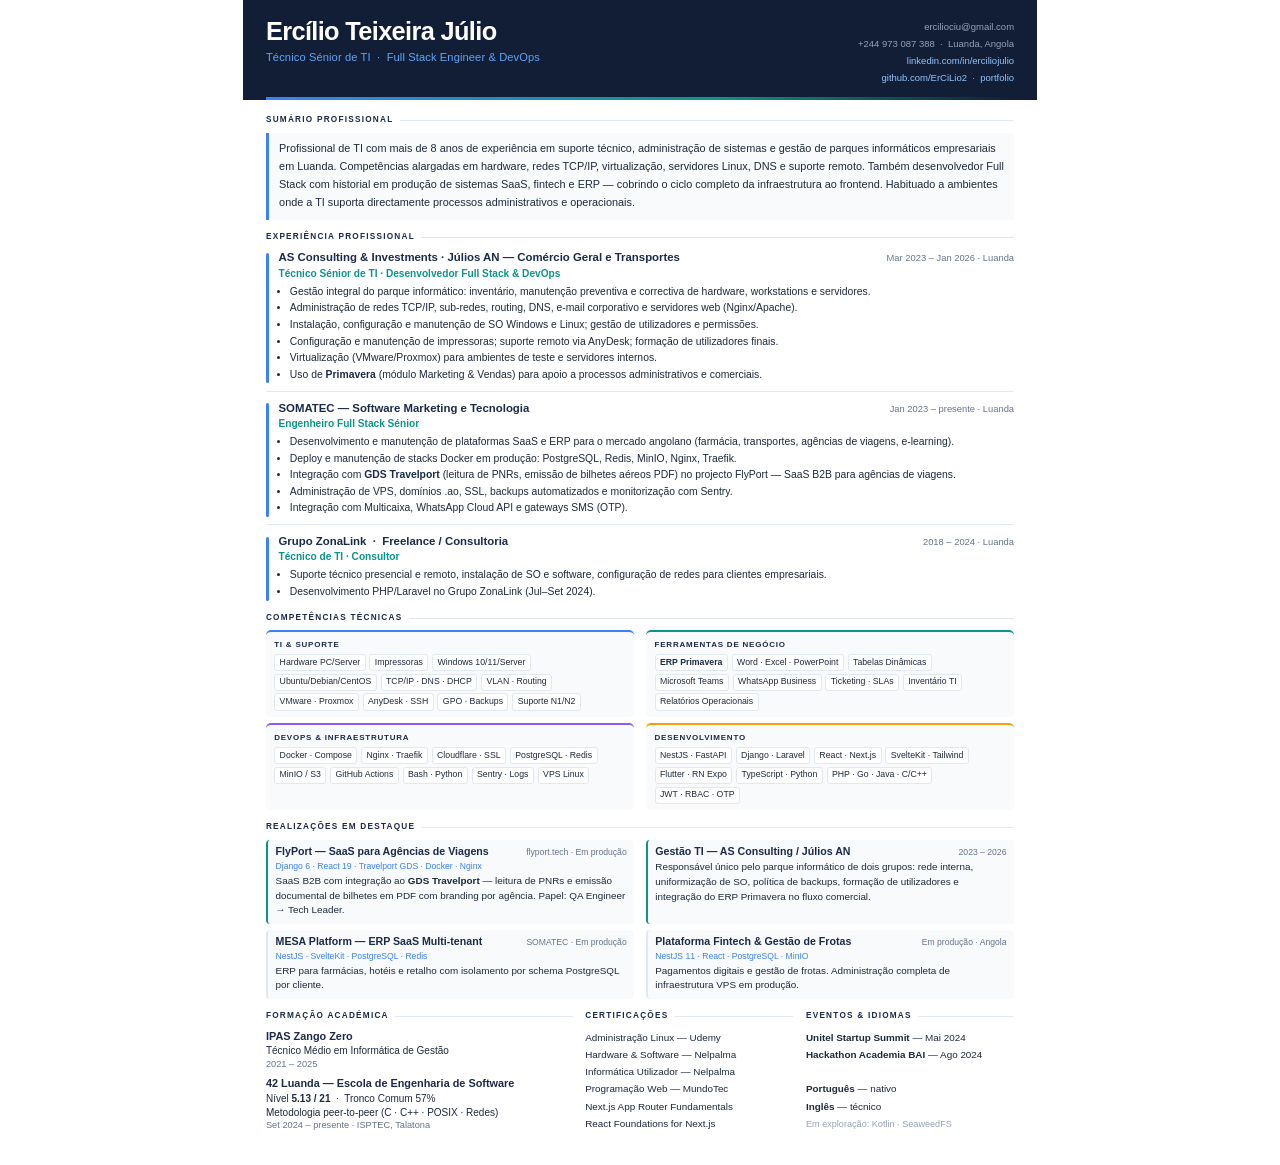
<file: Curriculum Vitae/cv_ti_admin_v3_compact.html>
<!doctype html>
<html lang="pt">
  <head>
    <meta charset="UTF-8" />
    <title>Ercílio Teixeira Júlio — CV TI &amp; Admin 2026 (Compact)</title>
    <style>
      *,
      *::before,
      *::after {
        box-sizing: border-box;
        margin: 0;
        padding: 0;
      }

      :root {
        --navy: #1b2a4a;
        --navy-dark: #111e36;
        --blue: #2563eb;
        --teal: #0d9488;
        --accent: #3b82f6;
        --text: #1e293b;
        --muted: #64748b;
        --line: #e2e8f0;
        --bg: #f8fafc;
      }

      html {
        font-size: 9.5pt;
      }

      body {
        font-family: "Calibri", "Segoe UI", "Helvetica Neue", Arial, sans-serif;
        color: var(--text);
        background: #fff;
        max-width: 210mm;
        margin: 0 auto;
        line-height: 1.45;
      }

      /* ── HEADER ── */
      .cv-header {
        background: var(--navy-dark);
        color: #fff;
        padding: 1.4rem 1.8rem 0 1.8rem;
      }

      .header-top {
        display: flex;
        justify-content: space-between;
        align-items: flex-start;
        gap: 1.5rem;
        padding-bottom: 0.9rem;
      }

      .header-identity h1 {
        font-size: 2rem;
        font-weight: 700;
        letter-spacing: -0.025em;
        line-height: 1.1;
        color: #fff;
      }

      .header-identity .title {
        font-size: 0.88rem;
        color: #60a5fa;
        font-weight: 500;
        margin-top: 0.3rem;
        letter-spacing: 0.01em;
      }

      .header-contacts {
        text-align: right;
        font-size: 0.75rem;
        color: #94a3b8;
        line-height: 1.8;
        flex-shrink: 0;
      }

      .header-contacts a {
        color: #93c5fd;
        text-decoration: none;
      }

      /* Accent bar at bottom of header */
      .header-bar {
        height: 3px;
        background: linear-gradient(
          90deg,
          var(--accent) 0%,
          var(--teal) 60%,
          transparent 100%
        );
      }

      /* ── BODY ── */
      .cv-body {
        padding: 1.1rem 1.8rem 1.3rem;
      }

      section {
        margin-bottom: 0.9rem;
      }

      h2 {
        font-size: 0.65rem;
        font-weight: 700;
        text-transform: uppercase;
        letter-spacing: 0.15em;
        color: var(--navy);
        display: flex;
        align-items: center;
        gap: 0.5rem;
        margin-bottom: 0.5rem;
      }

      h2::after {
        content: "";
        flex: 1;
        height: 1px;
        background: var(--line);
      }

      /* ── SUMMARY ── */
      .summary-box {
        background: var(--bg);
        border-left: 3px solid var(--accent);
        border-radius: 0 4px 4px 0;
        padding: 0.6rem 0.8rem;
      }

      .summary-box p {
        font-size: 0.86rem;
        color: var(--text);
        line-height: 1.65;
      }

      /* ── EXPERIENCE ── */
      .exp-item {
        display: grid;
        grid-template-columns: 3px 1fr;
        gap: 0 0.75rem;
        margin-bottom: 0.6rem;
        padding-bottom: 0.6rem;
        border-bottom: 1px solid var(--line);
      }

      .exp-item:last-child {
        border-bottom: none;
        margin-bottom: 0;
        padding-bottom: 0;
      }

      .exp-timeline {
        background: var(--accent);
        border-radius: 2px;
        margin-top: 0.3rem;
        align-self: stretch;
      }

      .exp-content {
        min-width: 0;
      }

      .exp-top {
        display: flex;
        justify-content: space-between;
        align-items: baseline;
        gap: 0.5rem;
        margin-bottom: 0.05rem;
      }

      .exp-org {
        font-weight: 700;
        font-size: 0.9rem;
        color: var(--navy);
      }

      .exp-period {
        font-size: 0.74rem;
        color: var(--muted);
        white-space: nowrap;
        flex-shrink: 0;
      }

      .exp-role {
        font-size: 0.8rem;
        color: var(--teal);
        font-weight: 600;
        margin-bottom: 0.2rem;
      }

      .exp-content ul {
        padding-left: 0.9rem;
      }

      .exp-content ul li {
        font-size: 0.82rem;
        color: var(--text);
        margin-bottom: 0.08rem;
        line-height: 1.5;
        list-style: disc;
      }

      .exp-content ul li strong {
        color: var(--navy);
      }

      /* ── SKILLS — 2×2 grid with tag-style pills ── */
      .skills-grid {
        display: grid;
        grid-template-columns: 1fr 1fr;
        gap: 0.5rem 1rem;
      }

      .skills-block {
        background: var(--bg);
        border-radius: 5px;
        padding: 0.5rem 0.65rem;
        border-top: 2px solid var(--accent);
      }

      .skills-block:nth-child(2) {
        border-top-color: var(--teal);
      }

      .skills-block:nth-child(3) {
        border-top-color: #8b5cf6;
      }

      .skills-block:nth-child(4) {
        border-top-color: #f59e0b;
      }

      .skills-block h3 {
        font-size: 0.63rem;
        font-weight: 700;
        text-transform: uppercase;
        letter-spacing: 0.1em;
        color: var(--navy);
        margin-bottom: 0.3rem;
      }

      .tags {
        display: flex;
        flex-wrap: wrap;
        gap: 0.2rem 0.3rem;
      }

      .tag {
        font-size: 0.69rem;
        background: #fff;
        border: 1px solid var(--line);
        color: var(--text);
        border-radius: 3px;
        padding: 0.05rem 0.35rem;
        line-height: 1.6;
        white-space: nowrap;
      }

      .tag-em {
        font-size: 0.69rem;
        color: var(--navy);
        font-weight: 600;
      }

      /* ── PROJECTS ── */
      .proj-grid {
        display: grid;
        grid-template-columns: 1fr 1fr;
        gap: 0.45rem 0.9rem;
      }

      .proj-item {
        background: var(--bg);
        border-radius: 4px;
        padding: 0.45rem 0.6rem;
        border-left: 2px solid var(--line);
      }

      .proj-item.featured {
        border-left-color: var(--teal);
      }

      .proj-name {
        font-weight: 700;
        font-size: 0.84rem;
        color: var(--navy);
        line-height: 1.3;
      }

      .proj-meta {
        display: flex;
        justify-content: space-between;
        align-items: baseline;
        gap: 0.3rem;
        margin-bottom: 0.08rem;
      }

      .proj-status {
        font-size: 0.68rem;
        color: var(--muted);
        white-space: nowrap;
        flex-shrink: 0;
      }

      .proj-stack {
        font-size: 0.68rem;
        color: var(--accent);
        margin-bottom: 0.08rem;
        font-weight: 500;
      }

      .proj-desc {
        font-size: 0.78rem;
        color: var(--text);
        line-height: 1.5;
      }

      /* ── BOTTOM ROW ── */
      .bottom-grid {
        display: grid;
        grid-template-columns: 1.4fr 0.95fr 0.95fr;
        gap: 0 1rem;
      }

      .edu-item {
        margin-bottom: 0.4rem;
      }

      .edu-inst {
        font-weight: 700;
        font-size: 0.86rem;
        color: var(--navy);
      }

      .edu-degree {
        font-size: 0.79rem;
        color: var(--text);
        line-height: 1.35;
      }

      .edu-period {
        font-size: 0.73rem;
        color: var(--muted);
      }

      .certs {
        font-size: 0.78rem;
        color: var(--text);
        line-height: 1.75;
      }

      .events-langs {
        font-size: 0.78rem;
        color: var(--text);
        line-height: 1.75;
      }

      /* ── PRINT ── */
      @page {
        size: A4;
        margin: 0;
      }

      @media print {
        body {
          -webkit-print-color-adjust: exact;
          print-color-adjust: exact;
        }

        .exp-item,
        .proj-item,
        .edu-item,
        .skills-grid,
        .proj-grid {
          page-break-inside: avoid;
        }
      }
    </style>
  </head>
  <body>
    <header class="cv-header">
      <div class="header-top">
        <div class="header-identity">
          <h1>Ercílio Teixeira Júlio</h1>
          <div class="title">
            Técnico Sénior de TI &nbsp;·&nbsp; Full Stack Engineer &amp; DevOps
          </div>
        </div>
        <div class="header-contacts">
          erciliociu@gmail.com<br />
          +244 973 087 388 &nbsp;·&nbsp; Luanda, Angola<br />
          <a href="https://linkedin.com/in/erciliojulio"
            >linkedin.com/in/erciliojulio</a
          ><br />
          <a href="https://github.com/ErCiLio2">github.com/ErCiLio2</a>
          &nbsp;·&nbsp;
          <a href="https://ercilio2.github.io/ercilio-portfolio/">portfolio</a>
        </div>
      </div>
      <div class="header-bar"></div>
    </header>

    <div class="cv-body">
      <section class="summary">
        <h2>Sumário Profissional</h2>
        <div class="summary-box">
          <p>
            Profissional de TI com mais de 8 anos de experiência em suporte
            técnico, administração de sistemas e gestão de parques informáticos
            empresariais em Luanda. Competências alargadas em hardware, redes
            TCP/IP, virtualização, servidores Linux, DNS e suporte remoto.
            Também desenvolvedor Full Stack com historial em produção de
            sistemas SaaS, fintech e ERP — cobrindo o ciclo completo da
            infraestrutura ao frontend. Habituado a ambientes onde a TI suporta
            directamente processos administrativos e operacionais.
          </p>
        </div>
      </section>

      <section>
        <h2>Experiência Profissional</h2>

        <div class="exp-item">
          <div class="exp-timeline"></div>
          <div class="exp-content">
            <div class="exp-top">
              <span class="exp-org"
                >AS Consulting &amp; Investments · Júlios AN — Comércio Geral e
                Transportes</span
              >
              <span class="exp-period">Mar 2023 – Jan 2026 · Luanda</span>
            </div>
            <div class="exp-role">
              Técnico Sénior de TI · Desenvolvedor Full Stack &amp; DevOps
            </div>
            <ul>
              <li>
                Gestão integral do parque informático: inventário, manutenção
                preventiva e correctiva de hardware, workstations e servidores.
              </li>
              <li>
                Administração de redes TCP/IP, sub-redes, routing, DNS, e-mail
                corporativo e servidores web (Nginx/Apache).
              </li>
              <li>
                Instalação, configuração e manutenção de SO Windows e Linux;
                gestão de utilizadores e permissões.
              </li>
              <li>
                Configuração e manutenção de impressoras; suporte remoto via
                AnyDesk; formação de utilizadores finais.
              </li>
              <li>
                Virtualização (VMware/Proxmox) para ambientes de teste e
                servidores internos.
              </li>
              <li>
                Uso de <strong>Primavera</strong> (módulo Marketing &amp;
                Vendas) para apoio a processos administrativos e comerciais.
              </li>
            </ul>
          </div>
        </div>

        <div class="exp-item">
          <div class="exp-timeline"></div>
          <div class="exp-content">
            <div class="exp-top">
              <span class="exp-org"
                >SOMATEC — Software Marketing e Tecnologia</span
              >
              <span class="exp-period">Jan 2023 – presente · Luanda</span>
            </div>
            <div class="exp-role">Engenheiro Full Stack Sénior</div>
            <ul>
              <li>
                Desenvolvimento e manutenção de plataformas SaaS e ERP para o
                mercado angolano (farmácia, transportes, agências de viagens,
                e-learning).
              </li>
              <li>
                Deploy e manutenção de stacks Docker em produção: PostgreSQL,
                Redis, MinIO, Nginx, Traefik.
              </li>
              <li>
                Integração com <strong>GDS Travelport</strong> (leitura de PNRs,
                emissão de bilhetes aéreos PDF) no projecto FlyPort — SaaS B2B
                para agências de viagens.
              </li>
              <li>
                Administração de VPS, domínios .ao, SSL, backups automatizados e
                monitorização com Sentry.
              </li>
              <li>
                Integração com Multicaixa, WhatsApp Cloud API e gateways SMS
                (OTP).
              </li>
            </ul>
          </div>
        </div>

        <div class="exp-item">
          <div class="exp-timeline"></div>
          <div class="exp-content">
            <div class="exp-top">
              <span class="exp-org"
                >Grupo ZonaLink &nbsp;·&nbsp; Freelance / Consultoria</span
              >
              <span class="exp-period">2018 – 2024 · Luanda</span>
            </div>
            <div class="exp-role">Técnico de TI · Consultor</div>
            <ul>
              <li>
                Suporte técnico presencial e remoto, instalação de SO e
                software, configuração de redes para clientes empresariais.
              </li>
              <li>
                Desenvolvimento PHP/Laravel no Grupo ZonaLink (Jul–Set 2024).
              </li>
            </ul>
          </div>
        </div>
      </section>

      <section>
        <h2>Competências Técnicas</h2>
        <div class="skills-grid">
          <div class="skills-block">
            <h3>TI &amp; Suporte</h3>
            <div class="tags">
              <span class="tag">Hardware PC/Server</span>
              <span class="tag">Impressoras</span>
              <span class="tag">Windows 10/11/Server</span>
              <span class="tag">Ubuntu/Debian/CentOS</span>
              <span class="tag">TCP/IP · DNS · DHCP</span>
              <span class="tag">VLAN · Routing</span>
              <span class="tag">VMware · Proxmox</span>
              <span class="tag">AnyDesk · SSH</span>
              <span class="tag">GPO · Backups</span>
              <span class="tag">Suporte N1/N2</span>
            </div>
          </div>

          <div class="skills-block">
            <h3>Ferramentas de Negócio</h3>
            <div class="tags">
              <span class="tag"><span class="tag-em">ERP Primavera</span></span>
              <span class="tag">Word · Excel · PowerPoint</span>
              <span class="tag">Tabelas Dinâmicas</span>
              <span class="tag">Microsoft Teams</span>
              <span class="tag">WhatsApp Business</span>
              <span class="tag">Ticketing · SLAs</span>
              <span class="tag">Inventário TI</span>
              <span class="tag">Relatórios Operacionais</span>
            </div>
          </div>

          <div class="skills-block">
            <h3>DevOps &amp; Infraestrutura</h3>
            <div class="tags">
              <span class="tag">Docker · Compose</span>
              <span class="tag">Nginx · Traefik</span>
              <span class="tag">Cloudflare · SSL</span>
              <span class="tag">PostgreSQL · Redis</span>
              <span class="tag">MinIO / S3</span>
              <span class="tag">GitHub Actions</span>
              <span class="tag">Bash · Python</span>
              <span class="tag">Sentry · Logs</span>
              <span class="tag">VPS Linux</span>
            </div>
          </div>

          <div class="skills-block">
            <h3>Desenvolvimento</h3>
            <div class="tags">
              <span class="tag">NestJS · FastAPI</span>
              <span class="tag">Django · Laravel</span>
              <span class="tag">React · Next.js</span>
              <span class="tag">SvelteKit · Tailwind</span>
              <span class="tag">Flutter · RN Expo</span>
              <span class="tag">TypeScript · Python</span>
              <span class="tag">PHP · Go · Java · C/C++</span>
              <span class="tag">JWT · RBAC · OTP</span>
            </div>
          </div>
        </div>
      </section>

      <section>
        <h2>Realizações em Destaque</h2>
        <div class="proj-grid">
          <div class="proj-item featured">
            <div class="proj-meta">
              <span class="proj-name"
                >FlyPort — SaaS para Agências de Viagens</span
              >
              <span class="proj-status">flyport.tech · Em produção</span>
            </div>
            <div class="proj-stack">
              Django 6 · React 19 · Travelport GDS · Docker · Nginx
            </div>
            <div class="proj-desc">
              SaaS B2B com integração ao <strong>GDS Travelport</strong> —
              leitura de PNRs e emissão documental de bilhetes em PDF com
              branding por agência. Papel: QA Engineer → Tech Leader.
            </div>
          </div>

          <div class="proj-item featured">
            <div class="proj-meta">
              <span class="proj-name"
                >Gestão TI — AS Consulting / Júlios AN</span
              >
              <span class="proj-status">2023 – 2026</span>
            </div>
            <div class="proj-desc">
              Responsável único pelo parque informático de dois grupos: rede
              interna, uniformização de SO, política de backups, formação de
              utilizadores e integração do ERP Primavera no fluxo comercial.
            </div>
          </div>

          <div class="proj-item">
            <div class="proj-meta">
              <span class="proj-name"
                >MESA Platform — ERP SaaS Multi-tenant</span
              >
              <span class="proj-status">SOMATEC · Em produção</span>
            </div>
            <div class="proj-stack">
              NestJS · SvelteKit · PostgreSQL · Redis
            </div>
            <div class="proj-desc">
              ERP para farmácias, hotéis e retalho com isolamento por schema
              PostgreSQL por cliente.
            </div>
          </div>

          <div class="proj-item">
            <div class="proj-meta">
              <span class="proj-name"
                >Plataforma Fintech &amp; Gestão de Frotas</span
              >
              <span class="proj-status">Em produção · Angola</span>
            </div>
            <div class="proj-stack">NestJS 11 · React · PostgreSQL · MinIO</div>
            <div class="proj-desc">
              Pagamentos digitais e gestão de frotas. Administração completa de
              infraestrutura VPS em produção.
            </div>
          </div>
        </div>
      </section>

      <div class="bottom-grid">
        <section>
          <h2>Formação Académica</h2>
          <div class="edu-item">
            <div class="edu-inst">IPAS Zango Zero</div>
            <div class="edu-degree">Técnico Médio em Informática de Gestão</div>
            <div class="edu-period">2021 – 2025</div>
          </div>
          <div class="edu-item">
            <div class="edu-inst">
              42 Luanda — Escola de Engenharia de Software
            </div>
            <div class="edu-degree">
              Nível <strong>5.13 / 21</strong> &nbsp;·&nbsp; Tronco Comum 57%<br />
              Metodologia peer-to-peer (C · C++ · POSIX · Redes)
            </div>
            <div class="edu-period">Set 2024 – presente · ISPTEC, Talatona</div>
          </div>
        </section>

        <section>
          <h2>Certificações</h2>
          <div class="certs">
            Administração Linux — Udemy<br />
            Hardware &amp; Software — Nelpalma<br />
            Informática Utilizador — Nelpalma<br />
            Programação Web — MundoTec<br />
            Next.js App Router Fundamentals<br />
            React Foundations for Next.js
          </div>
        </section>

        <section>
          <h2>Eventos &amp; Idiomas</h2>
          <div class="events-langs">
            <strong>Unitel Startup Summit</strong> — Mai 2024<br />
            <strong>Hackathon Academia BAI</strong> — Ago 2024<br />
            <br />
            <strong>Português</strong> — nativo<br />
            <strong>Inglês</strong> — técnico<br />
            <span style="color: #94a3b8; font-size: 0.72rem"
              >Em exploração: Kotlin · SeaweedFS</span
            >
          </div>
        </section>
      </div>
    </div>
  </body>
</html>
</file>
<file: assets/styles/global.css>
@import url('https://fonts.googleapis.com/css2?family=Inter:wght@400;500;600;700;800&display=swap');

* {
    margin: 0;
    padding: 0;
    list-style: none;
    box-sizing: border-box;
    text-decoration: none;
}

:root {
    --dark:        #0D1117;
    --dark-2:      #161B22;
    --surface:     #1C2333;
    --surface-2:   #21262D;
    --primary:     #2DCD8A;
    --primary-dim: rgba(45, 205, 138, 0.10);
    --primary-glow:rgba(45, 205, 138, 0.20);
    --text:        #E6EDF3;
    --text-muted:  #8B949E;
    --border:      rgba(255, 255, 255, 0.07);
    --radius:      12px;
    --radius-sm:   8px;
}

/* ── Base ────────────────────────────────────────── */
body {
    background-color: var(--dark);
    color: var(--text);
    font-family: 'Inter', system-ui, sans-serif;
    font-size: 16px;
    line-height: 1.6;
}
a { color: inherit; }
img { max-width: 100%; display: block; }

.inner-content {
    max-width: 1200px;
    padding-inline: 1.5rem;
    margin-inline: auto;
}

/* ── Typography ─────────────────────────────────── */
.section-title {
    font-size: 2rem;
    font-weight: 700;
    margin-bottom: 2.5rem;
}
.section-title span { color: var(--primary); }

.sub-title {
    font-size: 0.75rem;
    font-weight: 600;
    color: var(--text-muted);
    text-transform: uppercase;
    letter-spacing: 0.08em;
    margin: 2.5rem 0 1rem;
}

/* ── Buttons ─────────────────────────────────────── */
.btn {
    display: inline-flex;
    align-items: center;
    gap: 0.5rem;
    background: var(--primary);
    color: #0D1117;
    padding: 0.75rem 1.5rem;
    border-radius: var(--radius-sm);
    font-weight: 600;
    font-size: 0.9rem;
    cursor: pointer;
    border: none;
    font-family: inherit;
    transition: background 0.2s, transform 0.15s;
}
.btn:hover { background: #23b878; transform: translateY(-1px); }

.btn-outline {
    background: transparent;
    color: var(--primary);
    border: 1.5px solid var(--primary);
}
.btn-outline:hover { background: var(--primary-dim); }

/* ── NAV ─────────────────────────────────────────── */
#navbar {
    position: sticky;
    top: 0;
    z-index: 100;
    background: rgba(13, 17, 23, 0.88);
    backdrop-filter: blur(14px);
    -webkit-backdrop-filter: blur(14px);
    border-bottom: 1px solid var(--border);
}
#navbar .inner-content {
    display: flex;
    align-items: center;
    justify-content: space-between;
    padding-block: 0.9rem;
    gap: 1rem;
    flex-wrap: wrap;
}
.logo {
    font-size: 1.4rem;
    font-weight: 800;
    letter-spacing: -0.02em;
}
.logo span { color: var(--primary); }

.menu {
    display: flex;
    gap: 0.15rem;
}
.menu li a {
    padding: 0.4rem 0.7rem;
    border-radius: 6px;
    font-size: 0.875rem;
    font-weight: 500;
    color: var(--text-muted);
    transition: color 0.2s, background 0.2s;
}
.menu li a:hover {
    color: var(--text);
    background: var(--surface);
}

.social-icons {
    display: flex;
    gap: 0.4rem;
}
.social-icons li a {
    display: flex;
    align-items: center;
    justify-content: center;
    width: 34px;
    height: 34px;
    border-radius: 8px;
    color: var(--text-muted);
    border: 1px solid var(--border);
    font-size: 0.95rem;
    transition: color 0.2s, border-color 0.2s, background 0.2s;
}
.social-icons li a:hover {
    color: var(--primary);
    border-color: var(--primary-glow);
    background: var(--primary-dim);
}

/* ── HERO ─────────────────────────────────────────── */
header {
    padding-block: 5rem 4rem;
    background: radial-gradient(ellipse 80% 60% at 70% 50%, #0F2A1C 0%, var(--dark) 70%);
    min-height: 88vh;
    display: flex;
    align-items: center;
}
header .inner-content {
    display: grid;
    grid-template-columns: 1fr 1fr;
    gap: 3rem;
    align-items: center;
    width: 100%;
}
header .left-side {
    display: flex;
    flex-direction: column;
    gap: 1.1rem;
}
.hero-greeting {
    color: var(--primary);
    font-weight: 600;
    font-size: 0.875rem;
    letter-spacing: 0.1em;
    text-transform: uppercase;
}
header .left-side h2 {
    font-size: 3.5rem;
    font-weight: 800;
    line-height: 1.05;
    letter-spacing: -0.03em;
}
header .left-side h2 span { color: var(--primary); }
.hero-role {
    font-size: 1.05rem;
    font-weight: 600;
    color: var(--text-muted);
}
.hero-desc {
    color: var(--text-muted);
    font-size: 0.95rem;
    line-height: 1.75;
}
.links {
    display: flex;
    gap: 0.75rem;
    flex-wrap: wrap;
    margin-top: 0.4rem;
}
.hero-img-wrap {
    display: flex;
    justify-content: flex-end;
}
.hero-img-wrap img {
    width: 100%;
    max-width: 340px;
    border-radius: 50%;
    border: 2px solid var(--primary);
    box-shadow: 0 0 50px var(--primary-glow);
    aspect-ratio: 1;
    object-fit: cover;
}

/* ── SOBRE ────────────────────────────────────────── */
#sobre {
    padding-block: 4rem;
    background: var(--dark-2);
    border-top: 1px solid var(--border);
}
.about-grid {
    display: grid;
    grid-template-columns: 1fr 1fr;
    gap: 3.5rem;
    align-items: center;
}
.about-text .section-title { margin-bottom: 1rem; }
.about-text p { color: var(--text-muted); line-height: 1.8; font-size: 0.95rem; }
.about-text strong { color: var(--text); font-weight: 600; }

.stats-row {
    display: grid;
    grid-template-columns: 1fr 1fr;
    gap: 1rem;
}
.stat {
    background: var(--surface);
    border: 1px solid var(--border);
    border-radius: var(--radius);
    padding: 1.5rem;
    text-align: center;
    transition: border-color 0.2s;
}
.stat:hover { border-color: var(--primary-glow); }
.stat strong {
    display: block;
    font-size: 2rem;
    font-weight: 800;
    color: var(--primary);
    line-height: 1;
    margin-bottom: 0.4rem;
}
.stat span { font-size: 0.8rem; color: var(--text-muted); }

/* ── SERVICES ────────────────────────────────────── */
#services {
    padding-block: 4rem;
}
.services-grid {
    display: grid;
    grid-template-columns: repeat(3, 1fr);
    gap: 1.5rem;
}
.service-card {
    background: var(--surface);
    border: 1px solid var(--border);
    border-radius: var(--radius);
    padding: 2rem;
    transition: border-color 0.2s, transform 0.2s;
}
.service-card:hover {
    border-color: var(--primary-glow);
    transform: translateY(-3px);
}
.service-icon {
    width: 46px;
    height: 46px;
    background: var(--primary-dim);
    border-radius: 10px;
    display: flex;
    align-items: center;
    justify-content: center;
    font-size: 1.2rem;
    color: var(--primary);
    margin-bottom: 1.25rem;
}
.service-card h3 { font-size: 1rem; font-weight: 600; margin-bottom: 0.6rem; }
.service-card p { color: var(--text-muted); font-size: 0.875rem; line-height: 1.65; }

/* ── EXPERIÊNCIA ─────────────────────────────────── */
#experiencia {
    padding-block: 4rem;
    background: var(--dark-2);
    border-top: 1px solid var(--border);
    border-bottom: 1px solid var(--border);
}
.timeline {
    position: relative;
    padding-left: 2rem;
    border-left: 2px solid var(--border);
    display: flex;
    flex-direction: column;
    gap: 1.75rem;
}
.timeline-item { position: relative; padding-left: 1.5rem; }
.timeline-dot {
    position: absolute;
    left: -2.56rem;
    top: 1rem;
    width: 13px;
    height: 13px;
    border-radius: 50%;
    background: var(--primary);
    border: 3px solid var(--dark-2);
    box-shadow: 0 0 8px var(--primary-glow);
}
.timeline-content {
    background: var(--surface);
    border: 1px solid var(--border);
    border-radius: var(--radius);
    padding: 1.5rem;
    transition: border-color 0.2s;
}
.timeline-content:hover { border-color: var(--primary-glow); }
.timeline-header {
    display: flex;
    justify-content: space-between;
    align-items: flex-start;
    gap: 1rem;
    flex-wrap: wrap;
    margin-bottom: 0.35rem;
}
.timeline-header h3 { font-size: 1rem; font-weight: 600; }
.timeline-date {
    font-size: 0.75rem;
    color: var(--primary);
    font-weight: 600;
    white-space: nowrap;
    background: var(--primary-dim);
    padding: 0.2rem 0.65rem;
    border-radius: 20px;
    flex-shrink: 0;
}
.timeline-role { font-size: 0.85rem; color: var(--text-muted); margin-bottom: 0.75rem; }
.timeline-content ul { padding-left: 1.2rem; list-style: disc; }
.timeline-content ul li { font-size: 0.875rem; color: var(--text-muted); margin-bottom: 0.3rem; line-height: 1.6; }

/* ── COMPETÊNCIAS ────────────────────────────────── */
#habilidades {
    padding-block: 4rem;
}
.skills-groups {
    display: grid;
    grid-template-columns: 1fr 1fr;
    gap: 1.25rem;
}
.skill-group {
    background: var(--surface);
    border: 1px solid var(--border);
    border-radius: var(--radius);
    padding: 1.5rem;
}
.skill-group h4 {
    font-size: 0.75rem;
    font-weight: 600;
    text-transform: uppercase;
    letter-spacing: 0.07em;
    color: var(--text-muted);
    margin-bottom: 1rem;
    display: flex;
    align-items: center;
    gap: 0.5rem;
}
.skill-group h4 i { color: var(--primary); }
.skill-pills { display: flex; flex-wrap: wrap; gap: 0.45rem; }
.skill-pills span {
    background: var(--primary-dim);
    color: var(--primary);
    font-size: 0.78rem;
    font-weight: 500;
    padding: 0.25rem 0.65rem;
    border-radius: 20px;
    border: 1px solid rgba(45, 205, 138, 0.15);
}

/* ── PROJECTOS ───────────────────────────────────── */
#projetos {
    padding-block: 4rem;
    background: var(--dark-2);
    border-top: 1px solid var(--border);
}
.projects-grid {
    display: grid;
    grid-template-columns: 1fr 1fr;
    gap: 1.5rem;
}
.project-card {
    background: var(--surface);
    border: 1px solid var(--border);
    border-radius: var(--radius);
    padding: 1.75rem;
    display: flex;
    flex-direction: column;
    gap: 0.75rem;
    transition: border-color 0.2s, transform 0.2s;
}
.project-card:hover {
    border-color: var(--primary-glow);
    transform: translateY(-3px);
}
.project-status {
    font-size: 0.72rem;
    font-weight: 600;
    padding: 0.2rem 0.6rem;
    border-radius: 20px;
    align-self: flex-start;
}
.project-status.live {
    background: var(--primary-dim);
    color: var(--primary);
    border: 1px solid rgba(45, 205, 138, 0.2);
}
.project-card h3 { font-size: 1rem; font-weight: 700; }
.project-card > p { color: var(--text-muted); font-size: 0.875rem; line-height: 1.65; flex: 1; }
.tech-stack { display: flex; flex-wrap: wrap; gap: 0.4rem; }
.tech-stack span {
    background: var(--surface-2);
    color: var(--text-muted);
    font-size: 0.73rem;
    font-weight: 500;
    padding: 0.2rem 0.55rem;
    border-radius: 6px;
    border: 1px solid var(--border);
}
.project-links a {
    font-size: 0.85rem;
    color: var(--primary);
    font-weight: 600;
    display: inline-flex;
    align-items: center;
    gap: 0.4rem;
    transition: opacity 0.2s;
}
.project-links a:hover { opacity: 0.7; }

/* ── FORMAÇÃO ────────────────────────────────────── */
#formacao {
    padding-block: 4rem;
}
.edu-grid {
    display: grid;
    grid-template-columns: 2fr 1fr;
    gap: 1.25rem;
    margin-bottom: 0;
}
.edu-card {
    background: var(--surface);
    border: 1px solid var(--border);
    border-radius: var(--radius);
    padding: 1.75rem;
    display: flex;
    gap: 1.25rem;
    align-items: flex-start;
}
.edu-card.featured { border-color: rgba(45, 205, 138, 0.2); }
.edu-icon { font-size: 1.4rem; color: var(--primary); flex-shrink: 0; margin-top: 0.15rem; }
.edu-card h3 { font-size: 0.95rem; font-weight: 600; margin-bottom: 0.35rem; }
.edu-date { font-size: 0.78rem; color: var(--primary); font-weight: 600; margin-bottom: 0.4rem; }
.edu-card p { font-size: 0.85rem; color: var(--text-muted); margin-bottom: 0.2rem; }
.edu-note { font-size: 0.78rem; color: var(--text-muted); }

.certs-grid {
    display: grid;
    grid-template-columns: repeat(3, 1fr);
    gap: 1rem;
}
.cert-card {
    background: var(--surface);
    border: 1px solid var(--border);
    border-radius: var(--radius-sm);
    padding: 1.25rem;
    display: flex;
    flex-direction: column;
    gap: 0.4rem;
    transition: border-color 0.2s;
}
.cert-card:hover { border-color: var(--primary-glow); }
.cert-card i { font-size: 1.2rem; color: var(--primary); }
.cert-card span { font-size: 0.875rem; font-weight: 600; }
.cert-card small { font-size: 0.75rem; color: var(--text-muted); }

.events-row { display: flex; gap: 1rem; flex-wrap: wrap; }
.event-badge {
    background: var(--surface);
    border: 1px solid var(--border);
    border-radius: var(--radius-sm);
    padding: 1rem 1.5rem;
    display: flex;
    align-items: center;
    gap: 1rem;
    flex: 1;
    min-width: 220px;
    transition: border-color 0.2s;
}
.event-badge:hover { border-color: var(--primary-glow); }
.event-badge i { color: var(--primary); font-size: 1.3rem; flex-shrink: 0; }
.event-badge span { font-weight: 600; font-size: 0.9rem; display: block; }
.event-badge small { font-size: 0.75rem; color: var(--text-muted); display: block; margin-top: 0.15rem; }

/* ── CURRICULO CTA ───────────────────────────────── */
#curriculo {
    background: radial-gradient(ellipse 80% 100% at 50% 50%, #0B2A1F 0%, var(--dark) 80%);
    padding-block: 5rem;
    border-top: 1px solid var(--border);
    border-bottom: 1px solid var(--border);
}
#curriculo .inner-content {
    text-align: center;
    display: flex;
    flex-direction: column;
    align-items: center;
    gap: 1.25rem;
}
#curriculo p { color: var(--text-muted); font-size: 0.9rem; text-transform: uppercase; letter-spacing: 0.07em; font-weight: 600; }
#curriculo h2 { font-size: 2rem; font-weight: 700; }

/* ── FOOTER ──────────────────────────────────────── */
footer { background: var(--dark-2); }

#contacto {
    padding-block: 4rem;
    border-bottom: 1px solid var(--border);
}
.footer-grid {
    display: grid;
    grid-template-columns: 1fr 1fr;
    gap: 4rem;
    align-items: start;
}
.contact-info .section-title { margin-bottom: 0.75rem; }
.contact-info > p { color: var(--text-muted); margin-bottom: 1.75rem; font-size: 0.875rem; }

.contact-list { display: flex; flex-direction: column; gap: 0.75rem; }
.contact-list li,
.contact-list li a {
    display: flex;
    align-items: center;
    gap: 0.75rem;
    color: var(--text-muted);
    font-size: 0.875rem;
    transition: color 0.2s;
}
.contact-list li a:hover { color: var(--primary); }
.contact-list li i,
.contact-list li a i { color: var(--primary); font-size: 0.95rem; width: 16px; text-align: center; }

.contact-form h3 { font-size: 1rem; font-weight: 600; margin-bottom: 1.25rem; }
.form-group { display: grid; grid-template-columns: 1fr 1fr; gap: 0.6rem; margin-bottom: 0.6rem; }

.contact-form input,
.contact-form textarea {
    width: 100%;
    background: var(--surface);
    border: 1px solid var(--border);
    border-radius: var(--radius-sm);
    padding: 0.7rem 1rem;
    color: var(--text);
    font-family: inherit;
    font-size: 0.875rem;
    transition: border-color 0.2s;
}
.contact-form input::placeholder,
.contact-form textarea::placeholder { color: var(--text-muted); }
.contact-form input:focus,
.contact-form textarea:focus { outline: none; border-color: var(--primary); }
.contact-form textarea { min-height: 120px; resize: vertical; margin-bottom: 0.75rem; }
.contact-form .btn { width: 100%; justify-content: center; }

#copyright { padding-block: 1.1rem; }
#copyright .inner-content {
    display: flex;
    align-items: center;
    justify-content: space-between;
}
#copyright small { font-size: 0.78rem; color: var(--text-muted); }
.footer-social { display: flex; gap: 1rem; }
.footer-social li a { color: var(--text-muted); font-size: 1rem; transition: color 0.2s; }
.footer-social li a:hover { color: var(--primary); }

/* ── RESPONSIVE ──────────────────────────────────── */
@media (max-width: 960px) {
    .services-grid { grid-template-columns: 1fr 1fr; }
    .skills-groups { grid-template-columns: 1fr; }
    .projects-grid { grid-template-columns: 1fr; }
    .edu-grid { grid-template-columns: 1fr; }
    .certs-grid { grid-template-columns: 1fr 1fr; }
    .about-grid { grid-template-columns: 1fr; gap: 2rem; }
    .stats-row { grid-template-columns: repeat(4, 1fr); }
    .footer-grid { grid-template-columns: 1fr; gap: 2.5rem; }
}

@media (max-width: 680px) {
    header { min-height: auto; padding-block: 3.5rem; }
    header .inner-content { grid-template-columns: 1fr; gap: 2rem; }
    header .left-side h2 { font-size: 2.5rem; }
    header .right-side { order: -1; }
    .hero-img-wrap { justify-content: center; }
    .hero-img-wrap img { max-width: 220px; }
    .section-title { font-size: 1.65rem; }
    .services-grid { grid-template-columns: 1fr; }
    .stats-row { grid-template-columns: 1fr 1fr; }
    .certs-grid { grid-template-columns: 1fr 1fr; }
    .form-group { grid-template-columns: 1fr; }
    #navbar .inner-content { flex-wrap: wrap; }
    .menu { order: 3; width: 100%; justify-content: center; gap: 0; }
    .menu li a { padding: 0.35rem 0.5rem; font-size: 0.78rem; }
}

@media (max-width: 480px) {
    .skills-groups { grid-template-columns: 1fr; }
    .certs-grid { grid-template-columns: 1fr; }
    header .left-side h2 { font-size: 2rem; }
    .stats-row { grid-template-columns: 1fr 1fr; }
}
</file>
